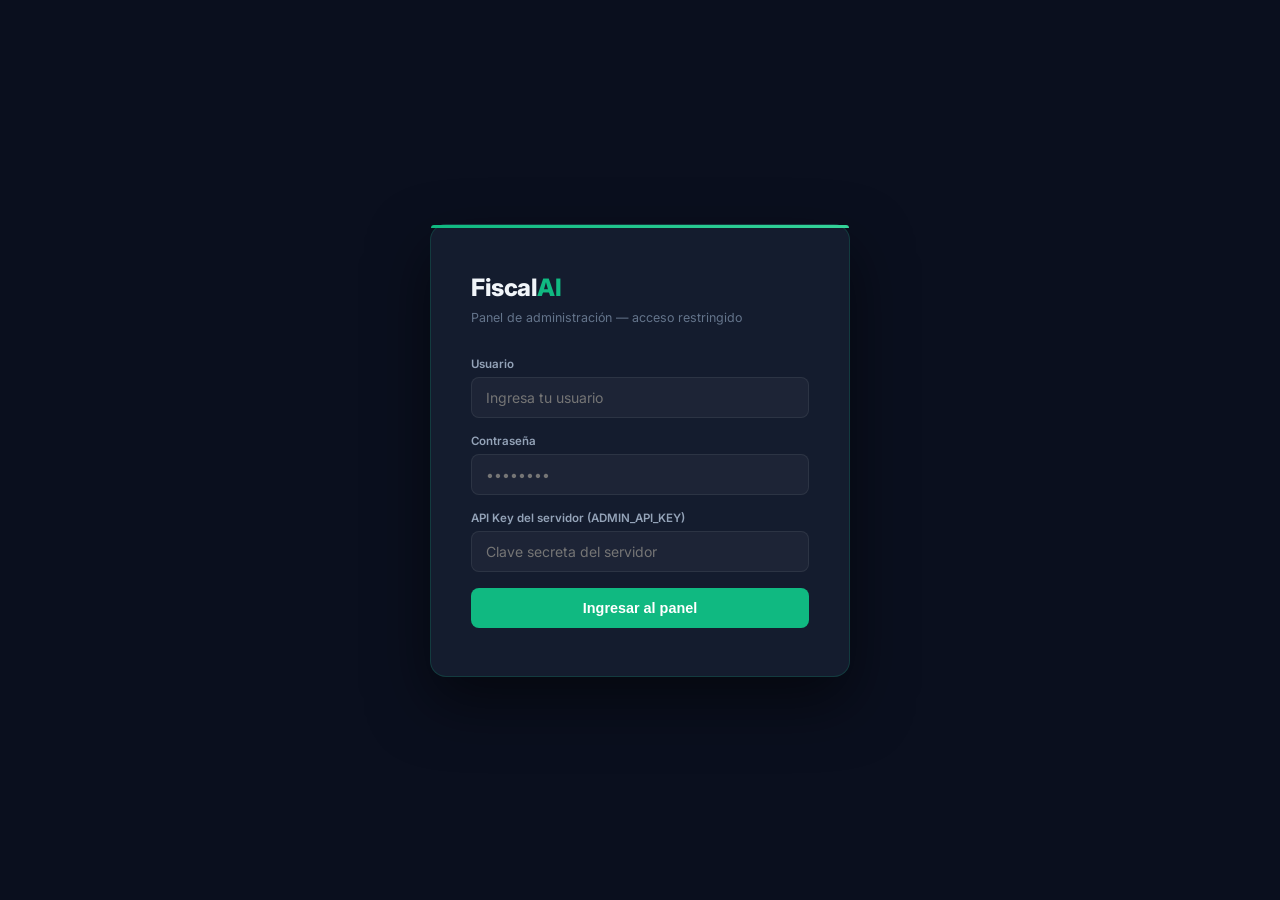
<file: static/pages/admin.html>
<!DOCTYPE html>
<html lang="es">
<head>
    <meta charset="UTF-8">
    <meta name="viewport" content="width=device-width, initial-scale=1.0">
    <title>FiscalAI — Admin CRM</title>
    <link rel="preconnect" href="https://fonts.googleapis.com">
    <link href="https://fonts.googleapis.com/css2?family=Inter:wght@400;500;600;700;800&display=swap" rel="stylesheet">
    <style>
        *, *::before, *::after { margin: 0; padding: 0; box-sizing: border-box; }

        :root {
            --bg:      #0a0f1e;
            --bg2:     #0f172a;
            --card:    #141c2e;
            --border:  rgba(255,255,255,0.07);
            --accent:  #10b981;
            --accent-l:#34d399;
            --glow:    rgba(16,185,129,0.12);
            --text:    #f1f5f9;
            --text2:   #94a3b8;
            --text3:   #64748b;
            --danger:  #ef4444;
            --warn:    #f59e0b;
            --info:    #3b82f6;
            --radius:  12px;
        }

        body { font-family:'Inter',sans-serif; background:var(--bg); color:var(--text); min-height:100vh; }

        /* ── LOGIN ─────────────────────────────────────────────────────── */
        #loginScreen { min-height:100vh; display:flex; align-items:center; justify-content:center; padding:24px; }

        .login-card {
            background:var(--card); border:1px solid rgba(16,185,129,0.2);
            border-radius:16px; padding:48px 40px; max-width:420px; width:100%;
            box-shadow:0 25px 60px rgba(0,0,0,0.5); position:relative;
        }
        .login-card::before {
            content:''; position:absolute; top:0; left:0; right:0; height:3px;
            background:linear-gradient(90deg,var(--accent),var(--accent-l)); border-radius:3px 3px 0 0;
        }
        .login-logo { font-size:1.5rem; font-weight:800; margin-bottom:8px; letter-spacing:-0.02em; }
        .login-logo span { color:var(--accent); }
        .login-sub { font-size:0.78rem; color:var(--text3); margin-bottom:32px; }
        .login-field { margin-bottom:16px; }
        .login-field label { display:block; font-size:0.72rem; font-weight:600; color:var(--text2); margin-bottom:6px; }
        .login-field input {
            width:100%; padding:11px 14px; background:rgba(255,255,255,0.04);
            border:1px solid var(--border); border-radius:8px; color:var(--text);
            font-family:'Inter',sans-serif; font-size:0.875rem; outline:none;
            transition:border-color 0.2s, box-shadow 0.2s;
        }
        .login-field input:focus { border-color:var(--accent); box-shadow:0 0 0 3px rgba(16,185,129,0.1); }
        .login-error { font-size:0.78rem; color:var(--danger); margin-bottom:16px; display:none; padding:10px 12px; background:rgba(239,68,68,0.1); border-radius:6px; }
        .login-error.show { display:block; }
        .login-btn {
            width:100%; padding:12px; background:var(--accent); color:#fff; border:none;
            border-radius:8px; font-weight:700; font-size:0.9rem; cursor:pointer; transition:background 0.2s;
        }
        .login-btn:hover { background:var(--accent-l); }

        /* ── APP SHELL ──────────────────────────────────────────────────── */
        #appShell { display:none; min-height:100vh; flex-direction:column; }

        .app-header {
            background:var(--bg2); border-bottom:1px solid var(--border);
            display:flex; align-items:center; height:56px; padding:0 24px; gap:16px;
            position:sticky; top:0; z-index:200;
        }
        .app-logo { font-size:1.1rem; font-weight:800; letter-spacing:-0.02em; white-space:nowrap; }
        .app-logo span { color:var(--accent); }
        .app-badge {
            font-size:0.6rem; font-weight:700; text-transform:uppercase; letter-spacing:0.1em;
            padding:2px 8px; background:var(--glow); border:1px solid rgba(16,185,129,0.2);
            border-radius:100px; color:var(--accent-l);
        }

        /* ── TAB NAV ────────────────────────────────────────────────────── */
        .tab-nav { display:flex; gap:2px; flex:1; }
        .tab-btn {
            padding:7px 16px; border:none; background:transparent; color:var(--text3);
            font-family:'Inter',sans-serif; font-size:0.82rem; font-weight:600; cursor:pointer;
            border-radius:7px; transition:all 0.15s; white-space:nowrap;
        }
        .tab-btn:hover { background:rgba(255,255,255,0.05); color:var(--text2); }
        .tab-btn.active { background:var(--glow); color:var(--accent); }
        .header-right { display:flex; gap:8px; align-items:center; margin-left:auto; }

        .btn-sm {
            padding:6px 14px; border-radius:7px; font-size:0.78rem; font-weight:600;
            cursor:pointer; border:1px solid var(--border); font-family:'Inter',sans-serif; transition:all 0.15s;
        }
        .btn-refresh { background:rgba(255,255,255,0.04); color:var(--text2); }
        .btn-refresh:hover { border-color:var(--accent); color:var(--accent); }
        .btn-logout { background:rgba(239,68,68,0.08); border-color:rgba(239,68,68,0.2); color:var(--danger); }
        .btn-logout:hover { background:rgba(239,68,68,0.15); }

        /* ── TAB PANELS ─────────────────────────────────────────────────── */
        .tab-panel { display:none; padding:32px 32px 64px; max-width:1400px; margin:0 auto; width:100%; }
        .tab-panel.active { display:block; }

        .panel-header { display:flex; align-items:center; justify-content:space-between; margin-bottom:24px; }
        .panel-title { font-size:1.1rem; font-weight:800; letter-spacing:-0.02em; }
        .panel-sub { font-size:0.78rem; color:var(--text3); margin-top:2px; }

        .btn-primary {
            padding:8px 18px; background:var(--accent); color:#fff; border:none;
            border-radius:8px; font-weight:700; font-size:0.82rem; cursor:pointer;
            font-family:'Inter',sans-serif; transition:background 0.15s;
        }
        .btn-primary:hover { background:var(--accent-l); }

        .error-banner {
            background:rgba(239,68,68,0.1); border:1px solid rgba(239,68,68,0.2);
            border-radius:8px; padding:12px 16px; color:var(--danger); font-size:0.82rem;
            margin-bottom:16px; display:none;
        }
        .error-banner.show { display:block; }

        /* ── KPI GRID ───────────────────────────────────────────────────── */
        .kpi-grid { display:grid; grid-template-columns:repeat(4,1fr); gap:14px; margin-bottom:32px; }

        @media(max-width:900px) { .kpi-grid { grid-template-columns:repeat(2,1fr); } }
        @media(max-width:500px) { .kpi-grid { grid-template-columns:1fr; } }

        .kpi-card {
            background:var(--card); border:1px solid var(--border); border-radius:var(--radius);
            padding:20px 22px; position:relative; overflow:hidden;
        }
        .kpi-card::before {
            content:''; position:absolute; top:0; left:0; right:0; height:2px;
            background:linear-gradient(90deg,var(--accent),transparent);
        }
        .kpi-label { font-size:0.68rem; font-weight:700; color:var(--text3); text-transform:uppercase; letter-spacing:0.07em; margin-bottom:8px; }
        .kpi-value { font-size:2rem; font-weight:900; color:var(--accent); letter-spacing:-0.03em; line-height:1; }
        .kpi-sub { font-size:0.72rem; color:var(--text3); margin-top:4px; }

        /* ── FUNNEL ─────────────────────────────────────────────────────── */
        .section-box {
            background:var(--card); border:1px solid var(--border); border-radius:var(--radius);
            padding:24px; margin-bottom:28px;
        }
        .section-box-title { font-size:0.85rem; font-weight:700; margin-bottom:18px; display:flex; align-items:center; gap:8px; }
        .section-box-title .dot { width:7px; height:7px; border-radius:50%; background:var(--accent); flex-shrink:0; }

        .funnel-row { display:flex; align-items:center; gap:12px; margin-bottom:10px; }
        .funnel-label { font-size:0.76rem; font-weight:600; width:110px; flex-shrink:0; color:var(--text2); }
        .funnel-bar-wrap { flex:1; background:rgba(255,255,255,0.04); border-radius:4px; height:20px; overflow:hidden; }
        .funnel-bar { height:100%; border-radius:4px; transition:width 0.5s ease; }
        .funnel-count { font-size:0.76rem; font-weight:700; color:var(--text2); width:32px; text-align:right; }

        /* ── TABLE ──────────────────────────────────────────────────────── */
        .table-wrap {
            background:var(--card); border:1px solid var(--border); border-radius:var(--radius);
            overflow-x:auto; margin-bottom:28px;
        }
        .table-wrap-header {
            display:flex; align-items:center; justify-content:space-between;
            padding:14px 18px; border-bottom:1px solid var(--border);
        }
        .table-wrap-title { font-size:0.82rem; font-weight:700; display:flex; align-items:center; gap:8px; }
        .count-badge {
            font-size:0.68rem; background:rgba(255,255,255,0.06); border:1px solid var(--border);
            border-radius:100px; padding:1px 9px; color:var(--text3);
        }

        table { width:100%; border-collapse:collapse; font-size:0.8rem; }
        th {
            padding:10px 14px; text-align:left; background:rgba(255,255,255,0.02);
            color:var(--text3); font-size:0.66rem; font-weight:700; text-transform:uppercase;
            letter-spacing:0.08em; border-bottom:1px solid var(--border); white-space:nowrap;
        }
        td {
            padding:11px 14px; border-bottom:1px solid rgba(255,255,255,0.03);
            color:var(--text2); vertical-align:middle;
        }
        tr:last-child td { border-bottom:none; }
        tr:hover td { background:rgba(255,255,255,0.01); }
        td.email { color:var(--accent-l); font-family:'SF Mono','Fira Code',monospace; font-size:0.74rem; }
        td.ts { color:var(--text3); font-family:'SF Mono','Fira Code',monospace; font-size:0.7rem; white-space:nowrap; }
        td.nowrap { white-space:nowrap; }

        .loading-row td, .empty-row td {
            text-align:center; color:var(--text3); font-style:italic; padding:32px;
        }

        /* ── BADGES ─────────────────────────────────────────────────────── */
        .badge {
            display:inline-block; padding:2px 9px; border-radius:100px;
            font-size:0.65rem; font-weight:700; letter-spacing:0.03em; white-space:nowrap;
        }
        .badge-nuevo     { background:rgba(100,116,139,0.2);  color:#94a3b8; border:1px solid rgba(100,116,139,0.3); }
        .badge-contactado{ background:rgba(59,130,246,0.15);  color:#93c5fd; border:1px solid rgba(59,130,246,0.25); }
        .badge-negociacion{ background:rgba(245,158,11,0.15); color:#fcd34d; border:1px solid rgba(245,158,11,0.25); }
        .badge-cliente   { background:rgba(16,185,129,0.15);  color:#6ee7b7; border:1px solid rgba(16,185,129,0.25); }
        .badge-perdido   { background:rgba(239,68,68,0.15);   color:#fca5a5; border:1px solid rgba(239,68,68,0.25); }
        .badge-activo    { background:rgba(16,185,129,0.15);  color:#6ee7b7; border:1px solid rgba(16,185,129,0.25); }
        .badge-pausado   { background:rgba(245,158,11,0.15);  color:#fcd34d; border:1px solid rgba(245,158,11,0.25); }
        .badge-cancelado { background:rgba(239,68,68,0.15);   color:#fca5a5; border:1px solid rgba(239,68,68,0.25); }
        .badge-renovado  { background:rgba(59,130,246,0.15);  color:#93c5fd; border:1px solid rgba(59,130,246,0.25); }
        .badge-demo      { background:rgba(139,92,246,0.15);  color:#c4b5fd; border:1px solid rgba(139,92,246,0.25); }
        .badge-hero      { background:rgba(59,130,246,0.15);  color:#93c5fd; border:1px solid rgba(59,130,246,0.25); }
        .badge-pricing   { background:rgba(16,185,129,0.15);  color:#6ee7b7; border:1px solid rgba(16,185,129,0.25); }
        .badge-contact   { background:rgba(245,158,11,0.15);  color:#fcd34d; border:1px solid rgba(245,158,11,0.25); }
        .badge-abierto   { background:rgba(59,130,246,0.15);  color:#93c5fd; border:1px solid rgba(59,130,246,0.25); }
        .badge-en_progreso{ background:rgba(245,158,11,0.15); color:#fcd34d; border:1px solid rgba(245,158,11,0.25); }
        .badge-resuelto  { background:rgba(16,185,129,0.15);  color:#6ee7b7; border:1px solid rgba(16,185,129,0.25); }
        .badge-cerrado   { background:rgba(100,116,139,0.2);  color:#94a3b8; border:1px solid rgba(100,116,139,0.3); }
        .badge-alta      { background:rgba(239,68,68,0.15);   color:#fca5a5; border:1px solid rgba(239,68,68,0.25); }
        .badge-media     { background:rgba(245,158,11,0.15);  color:#fcd34d; border:1px solid rgba(245,158,11,0.25); }
        .badge-baja      { background:rgba(59,130,246,0.15);  color:#93c5fd; border:1px solid rgba(59,130,246,0.25); }
        .badge-sent      { background:rgba(16,185,129,0.15);  color:#6ee7b7; border:1px solid rgba(16,185,129,0.25); }
        .badge-failed    { background:rgba(239,68,68,0.15);   color:#fca5a5; border:1px solid rgba(239,68,68,0.25); }

        /* ── STAGE SELECT ───────────────────────────────────────────────── */
        .stage-select {
            padding:3px 8px; border-radius:6px; border:1px solid var(--border);
            background:rgba(255,255,255,0.05); color:var(--text2); font-size:0.76rem;
            font-family:'Inter',sans-serif; cursor:pointer; outline:none;
        }
        .stage-select:focus { border-color:var(--accent); }

        /* ── ACTION BUTTONS ─────────────────────────────────────────────── */
        .btn-icon {
            padding:4px 10px; border-radius:6px; font-size:0.72rem; font-weight:600;
            cursor:pointer; border:1px solid var(--border); background:rgba(255,255,255,0.04);
            color:var(--text2); font-family:'Inter',sans-serif; transition:all 0.15s; white-space:nowrap;
        }
        .btn-icon:hover { border-color:var(--accent); color:var(--accent); }
        .btn-icon.danger:hover { border-color:var(--danger); color:var(--danger); }
        .btn-icon.info:hover { border-color:var(--info); color:#93c5fd; }
        .actions-cell { display:flex; gap:6px; flex-wrap:wrap; }

        /* ── FILTER BAR ─────────────────────────────────────────────────── */
        .filter-bar { display:flex; gap:6px; margin-bottom:18px; flex-wrap:wrap; align-items:center; }
        .filter-btn {
            padding:5px 14px; border-radius:100px; font-size:0.76rem; font-weight:600;
            cursor:pointer; border:1px solid var(--border); background:transparent; color:var(--text3);
            font-family:'Inter',sans-serif; transition:all 0.15s;
        }
        .filter-btn:hover { border-color:var(--text2); color:var(--text2); }
        .filter-btn.active { border-color:var(--accent); background:var(--glow); color:var(--accent); }
        .filter-search {
            margin-left:auto; padding:5px 12px; border-radius:7px; border:1px solid var(--border);
            background:rgba(255,255,255,0.04); color:var(--text); font-size:0.8rem;
            font-family:'Inter',sans-serif; outline:none; width:220px;
        }
        .filter-search:focus { border-color:var(--accent); }

        /* ── MODALS ─────────────────────────────────────────────────────── */
        .modal-overlay {
            display:none; position:fixed; inset:0; background:rgba(0,0,0,0.7); z-index:1000;
            align-items:center; justify-content:center; padding:24px;
        }
        .modal-overlay.open { display:flex; }
        .modal {
            background:var(--card); border:1px solid var(--border); border-radius:16px;
            padding:32px; max-width:560px; width:100%; max-height:90vh; overflow-y:auto;
            box-shadow:0 40px 80px rgba(0,0,0,0.6); position:relative;
        }
        .modal-title { font-size:1rem; font-weight:800; margin-bottom:4px; }
        .modal-sub { font-size:0.76rem; color:var(--text3); margin-bottom:24px; }
        .modal-close {
            position:absolute; top:16px; right:16px; background:transparent; border:none;
            color:var(--text3); font-size:1.2rem; cursor:pointer; line-height:1; padding:4px;
        }
        .modal-close:hover { color:var(--text); }

        .form-row { display:grid; grid-template-columns:1fr 1fr; gap:12px; margin-bottom:14px; }
        .form-row.single { grid-template-columns:1fr; }
        .form-group { display:flex; flex-direction:column; gap:5px; }
        .form-group label { font-size:0.72rem; font-weight:600; color:var(--text2); }
        .form-group input, .form-group select, .form-group textarea {
            padding:9px 12px; background:rgba(255,255,255,0.04); border:1px solid var(--border);
            border-radius:8px; color:var(--text); font-family:'Inter',sans-serif; font-size:0.84rem; outline:none;
            transition:border-color 0.2s;
        }
        .form-group input:focus, .form-group select:focus, .form-group textarea:focus { border-color:var(--accent); }
        .form-group select option { background:var(--card); }
        .form-group textarea { min-height:100px; resize:vertical; }
        .modal-actions { display:flex; gap:10px; justify-content:flex-end; margin-top:20px; }
        .btn-cancel {
            padding:9px 20px; border-radius:8px; border:1px solid var(--border); background:transparent;
            color:var(--text2); font-family:'Inter',sans-serif; font-size:0.84rem; font-weight:600; cursor:pointer;
        }
        .btn-cancel:hover { border-color:var(--text2); }
        .modal-error { font-size:0.76rem; color:var(--danger); display:none; padding:8px 12px; background:rgba(239,68,68,0.1); border-radius:6px; margin-bottom:14px; }
        .modal-error.show { display:block; }
        .modal-success { font-size:0.76rem; color:var(--accent); display:none; padding:8px 12px; background:rgba(16,185,129,0.1); border-radius:6px; margin-bottom:14px; }
        .modal-success.show { display:block; }

        /* ── APP SHELL hidden until login ──────────────────────────────── */
        #appShell { display:none; }

        /* ── RESPONSIVE ─────────────────────────────────────────────────── */
        @media(max-width:768px) {
            .tab-panel { padding:20px 16px 48px; }
            .app-header { padding:0 16px; gap:8px; }
            .tab-btn { padding:6px 10px; font-size:0.74rem; }
            .form-row { grid-template-columns:1fr; }
        }
    </style>
</head>
<body>

<!-- ── LOGIN ──────────────────────────────────────────────────────────────── -->
<div id="loginScreen">
    <div class="login-card">
        <div class="login-logo">Fiscal<span>AI</span></div>
        <div class="login-sub">Panel de administración — acceso restringido</div>
        <form id="loginForm" novalidate>
            <div class="login-field">
                <label>Usuario</label>
                <input type="text" id="loginUser" placeholder="Ingresa tu usuario" autocomplete="username">
            </div>
            <div class="login-field">
                <label>Contraseña</label>
                <input type="password" id="loginPass" placeholder="••••••••" autocomplete="current-password">
            </div>
            <div class="login-field">
                <label>API Key del servidor (ADMIN_API_KEY)</label>
                <input type="password" id="loginKey" placeholder="Clave secreta del servidor">
            </div>
            <div class="login-error" id="loginError">Usuario, contraseña o API Key incorrectos.</div>
            <button type="submit" class="login-btn">Ingresar al panel</button>
        </form>
    </div>
</div>

<!-- ── APP SHELL ───────────────────────────────────────────────────────────── -->
<div id="appShell">
    <header class="app-header">
        <div class="app-logo">Fiscal<span>AI</span></div>
        <div class="app-badge">Admin CRM</div>
        <nav class="tab-nav">
            <button class="tab-btn active" data-tab="dashboard">Resumen</button>
            <button class="tab-btn" data-tab="pipeline">Pipeline</button>
            <button class="tab-btn" data-tab="clients">Clientes</button>
            <button class="tab-btn" data-tab="finances">Finanzas</button>
            <button class="tab-btn" data-tab="emails">Correos</button>
        </nav>
        <div class="header-right">
            <button class="btn-sm btn-refresh" id="btnRefresh">↻ Actualizar</button>
            <button class="btn-sm btn-logout" onclick="logout()">Salir</button>
        </div>
    </header>

    <!-- RESUMEN -->
    <div id="tab-dashboard" class="tab-panel active">
        <div class="panel-header">
            <div>
                <div class="panel-title">Resumen General</div>
                <div class="panel-sub" id="dashTs">Cargando...</div>
            </div>
        </div>
        <div class="error-banner" id="errDash"></div>
        <div class="kpi-grid">
            <div class="kpi-card"><div class="kpi-label">Total Leads</div><div class="kpi-value" id="kpiLeads">—</div><div class="kpi-sub">Todos los formularios</div></div>
            <div class="kpi-card"><div class="kpi-label">Clientes Activos</div><div class="kpi-value" id="kpiClients">—</div><div class="kpi-sub">Con cuenta abierta</div></div>
            <div class="kpi-card"><div class="kpi-label">MRR</div><div class="kpi-value" id="kpiMrr">—</div><div class="kpi-sub" id="kpiArr">ARR: —</div></div>
            <div class="kpi-card"><div class="kpi-label">Conversión</div><div class="kpi-value" id="kpiConv">—</div><div class="kpi-sub">Leads → Clientes</div></div>
            <div class="kpi-card"><div class="kpi-label">En Negociación</div><div class="kpi-value" id="kpiNeg">—</div><div class="kpi-sub">Stage: negociacion</div></div>
            <div class="kpi-card"><div class="kpi-label">Tasa Renovación</div><div class="kpi-value" id="kpiRen">—</div><div class="kpi-sub">Suscripciones renovadas</div></div>
            <div class="kpi-card"><div class="kpi-label">Suscripciones</div><div class="kpi-value" id="kpiSubs">—</div><div class="kpi-sub" id="kpiSubsTotal">De un total de —</div></div>
            <div class="kpi-card"><div class="kpi-label">ARR Anual</div><div class="kpi-value" id="kpiArr2">—</div><div class="kpi-sub">MRR × 12</div></div>
        </div>
        <div class="section-box">
            <div class="section-box-title"><span class="dot"></span>Pipeline de Leads</div>
            <div id="funnelContainer">
                <div style="color:var(--text3);font-size:0.82rem;">Cargando pipeline...</div>
            </div>
        </div>
        <div class="section-box">
            <div class="section-box-title"><span class="dot"></span>Últimos Leads (10 más recientes)</div>
            <div id="recentLeadsContainer" style="overflow-x:auto;">
                <div style="color:var(--text3);font-size:0.82rem;">Cargando...</div>
            </div>
        </div>
    </div>

    <!-- PIPELINE -->
    <div id="tab-pipeline" class="tab-panel">
        <div class="panel-header">
            <div>
                <div class="panel-title">Pipeline CRM</div>
                <div class="panel-sub">Todos los leads de todos los formularios</div>
            </div>
        </div>
        <div class="error-banner" id="errPipeline"></div>
        <div class="filter-bar">
            <button class="filter-btn active" data-stage="all" onclick="setStageFilter('all',this)">Todos</button>
            <button class="filter-btn" data-stage="nuevo" onclick="setStageFilter('nuevo',this)">Nuevos</button>
            <button class="filter-btn" data-stage="contactado" onclick="setStageFilter('contactado',this)">Contactados</button>
            <button class="filter-btn" data-stage="negociacion" onclick="setStageFilter('negociacion',this)">En Negociación</button>
            <button class="filter-btn" data-stage="cliente" onclick="setStageFilter('cliente',this)">Convertidos</button>
            <button class="filter-btn" data-stage="perdido" onclick="setStageFilter('perdido',this)">Perdidos</button>
            <input class="filter-search" id="pipelineSearch" placeholder="Buscar nombre, email..." oninput="renderPipeline()">
        </div>
        <div class="table-wrap">
            <div class="table-wrap-header">
                <div class="table-wrap-title">Leads <span class="count-badge" id="pipelineCount">0</span></div>
            </div>
            <table>
                <thead>
                    <tr>
                        <th>Fuente</th>
                        <th>Nombre</th>
                        <th>Email</th>
                        <th>Empresa</th>
                        <th>Etapa</th>
                        <th>Notas</th>
                        <th>Acciones</th>
                        <th>Fecha</th>
                    </tr>
                </thead>
                <tbody id="pipelineBody">
                    <tr class="loading-row"><td colspan="8">Cargando leads...</td></tr>
                </tbody>
            </table>
        </div>
    </div>

    <!-- CLIENTES -->
    <div id="tab-clients" class="tab-panel">
        <div class="panel-header">
            <div>
                <div class="panel-title">Clientes Activos</div>
                <div class="panel-sub">Clientes convertidos desde el pipeline</div>
            </div>
            <button class="btn-primary" onclick="openClientModal()">+ Nuevo Cliente</button>
        </div>
        <div class="error-banner" id="errClients"></div>
        <div class="table-wrap">
            <div class="table-wrap-header">
                <div class="table-wrap-title">Clientes <span class="count-badge" id="clientsCount">0</span></div>
            </div>
            <table>
                <thead>
                    <tr>
                        <th>#</th>
                        <th>Nombre</th>
                        <th>Email</th>
                        <th>Empresa</th>
                        <th>Plan</th>
                        <th>Estado</th>
                        <th>Notas</th>
                        <th>Acciones</th>
                        <th>Desde</th>
                    </tr>
                </thead>
                <tbody id="clientsBody">
                    <tr class="loading-row"><td colspan="9">Cargando clientes...</td></tr>
                </tbody>
            </table>
        </div>
    </div>

    <!-- FINANZAS -->
    <div id="tab-finances" class="tab-panel">
        <div class="panel-header">
            <div>
                <div class="panel-title">Finanzas & Requerimientos</div>
                <div class="panel-sub">Historial de suscripciones y solicitudes de clientes</div>
            </div>
            <div style="display:flex;gap:8px;">
                <button class="btn-primary" style="background:var(--info)" onclick="openSubModal()">+ Suscripción</button>
                <button class="btn-primary" onclick="openReqModal()">+ Requerimiento</button>
            </div>
        </div>
        <div class="error-banner" id="errFinances"></div>
        <div class="table-wrap">
            <div class="table-wrap-header">
                <div class="table-wrap-title">Suscripciones <span class="count-badge" id="subsCount">0</span></div>
            </div>
            <table>
                <thead>
                    <tr>
                        <th>#</th>
                        <th>Cliente</th>
                        <th>Plan</th>
                        <th>Monto COP</th>
                        <th>Inicio</th>
                        <th>Fin</th>
                        <th>Estado</th>
                        <th>Acciones</th>
                    </tr>
                </thead>
                <tbody id="subsBody">
                    <tr class="loading-row"><td colspan="8">Cargando suscripciones...</td></tr>
                </tbody>
            </table>
        </div>
        <div class="table-wrap">
            <div class="table-wrap-header">
                <div class="table-wrap-title">Requerimientos <span class="count-badge" id="reqsCount">0</span></div>
            </div>
            <table>
                <thead>
                    <tr>
                        <th>#</th>
                        <th>Cliente</th>
                        <th>Título</th>
                        <th>Prioridad</th>
                        <th>Estado</th>
                        <th>Fecha</th>
                        <th>Acciones</th>
                    </tr>
                </thead>
                <tbody id="reqsBody">
                    <tr class="loading-row"><td colspan="7">Cargando requerimientos...</td></tr>
                </tbody>
            </table>
        </div>
    </div>

    <!-- CORREOS -->
    <div id="tab-emails" class="tab-panel">
        <div class="panel-header">
            <div>
                <div class="panel-title">Historial de Correos</div>
                <div class="panel-sub">Correos enviados desde el panel</div>
            </div>
            <button class="btn-primary" onclick="openEmailModal(null,null,null,null)">✉ Redactar</button>
        </div>
        <div class="error-banner" id="errEmails"></div>
        <div class="table-wrap">
            <div class="table-wrap-header">
                <div class="table-wrap-title">Enviados <span class="count-badge" id="emailsCount">0</span></div>
            </div>
            <table>
                <thead>
                    <tr>
                        <th>Para</th>
                        <th>Asunto</th>
                        <th>Estado</th>
                        <th>Error</th>
                        <th>Referencia</th>
                        <th>Fecha</th>
                    </tr>
                </thead>
                <tbody id="emailsBody">
                    <tr class="loading-row"><td colspan="6">Cargando correos...</td></tr>
                </tbody>
            </table>
        </div>
    </div>
</div>

<!-- ── MODAL: COMPOSE EMAIL ─────────────────────────────────────────────────── -->
<div class="modal-overlay" id="modalEmail">
    <div class="modal">
        <button class="modal-close" onclick="closeModal('modalEmail')">✕</button>
        <div class="modal-title">Enviar Correo</div>
        <div class="modal-sub">El mensaje se enviará via Resend desde el servidor.</div>
        <div class="modal-error" id="emailErr"></div>
        <div class="modal-success" id="emailOk">Correo enviado correctamente.</div>
        <div class="form-row">
            <div class="form-group">
                <label>Para (email)</label>
                <input type="email" id="emailTo" placeholder="destinatario@ejemplo.com">
            </div>
            <div class="form-group">
                <label>Nombre destinatario</label>
                <input type="text" id="emailToName" placeholder="Juan Pérez">
            </div>
        </div>
        <div class="form-row single">
            <div class="form-group">
                <label>Asunto</label>
                <input type="text" id="emailSubject" placeholder="Asunto del correo">
            </div>
        </div>
        <div class="form-row single">
            <div class="form-group">
                <label>Mensaje</label>
                <textarea id="emailBody" placeholder="Escribe tu mensaje aquí..."></textarea>
            </div>
        </div>
        <input type="hidden" id="emailLeadType">
        <input type="hidden" id="emailLeadId">
        <input type="hidden" id="emailClientId">
        <div class="modal-actions">
            <button class="btn-cancel" onclick="closeModal('modalEmail')">Cancelar</button>
            <button class="btn-primary" id="emailSendBtn" onclick="sendEmail()">Enviar Correo</button>
        </div>
    </div>
</div>

<!-- ── MODAL: NOTAS DE LEAD ────────────────────────────────────────────────── -->
<div class="modal-overlay" id="modalNotes">
    <div class="modal">
        <button class="modal-close" onclick="closeModal('modalNotes')">✕</button>
        <div class="modal-title">Notas del Lead</div>
        <div class="modal-sub" id="notesModalSub">Editar notas y etapa del seguimiento.</div>
        <div class="modal-error" id="notesErr"></div>
        <div class="form-row">
            <div class="form-group">
                <label>Etapa actual</label>
                <select id="notesStage">
                    <option value="nuevo">Nuevo</option>
                    <option value="contactado">Contactado</option>
                    <option value="negociacion">En Negociación</option>
                    <option value="cliente">Cliente</option>
                    <option value="perdido">Perdido</option>
                </select>
            </div>
        </div>
        <div class="form-row single">
            <div class="form-group">
                <label>Notas internas</label>
                <textarea id="notesText" placeholder="Agrega notas sobre el seguimiento..."></textarea>
            </div>
        </div>
        <input type="hidden" id="notesLeadType">
        <input type="hidden" id="notesLeadId">
        <div class="modal-actions">
            <button class="btn-cancel" onclick="closeModal('modalNotes')">Cancelar</button>
            <button class="btn-primary" onclick="saveNotes()">Guardar</button>
        </div>
    </div>
</div>

<!-- ── MODAL: CLIENTE ─────────────────────────────────────────────────────── -->
<div class="modal-overlay" id="modalClient">
    <div class="modal">
        <button class="modal-close" onclick="closeModal('modalClient')">✕</button>
        <div class="modal-title" id="clientModalTitle">Nuevo Cliente</div>
        <div class="modal-sub">Completa los datos del cliente.</div>
        <div class="modal-error" id="clientErr"></div>
        <div class="form-row">
            <div class="form-group">
                <label>Nombre *</label>
                <input type="text" id="clientNombre" placeholder="Nombre completo">
            </div>
            <div class="form-group">
                <label>Email *</label>
                <input type="email" id="clientEmail" placeholder="email@empresa.com">
            </div>
        </div>
        <div class="form-row">
            <div class="form-group">
                <label>Empresa</label>
                <input type="text" id="clientEmpresa" placeholder="Nombre de la empresa">
            </div>
            <div class="form-group">
                <label>Teléfono</label>
                <input type="text" id="clientTelefono" placeholder="+57 300...">
            </div>
        </div>
        <div class="form-row">
            <div class="form-group">
                <label>Plan</label>
                <select id="clientPlan">
                    <option value="">— Sin plan —</option>
                    <option value="Freemium">Freemium</option>
                    <option value="PYME Pro">PYME Pro</option>
                    <option value="Enterprise">Enterprise</option>
                </select>
            </div>
            <div class="form-group">
                <label>Estado</label>
                <select id="clientStatus">
                    <option value="activo">Activo</option>
                    <option value="pausado">Pausado</option>
                    <option value="cancelado">Cancelado</option>
                </select>
            </div>
        </div>
        <div class="form-row single">
            <div class="form-group">
                <label>Notas</label>
                <textarea id="clientNotes" placeholder="Notas internas..." style="min-height:70px;"></textarea>
            </div>
        </div>
        <input type="hidden" id="clientEditId">
        <div class="modal-actions">
            <button class="btn-cancel" onclick="closeModal('modalClient')">Cancelar</button>
            <button class="btn-primary" onclick="saveClient()">Guardar Cliente</button>
        </div>
    </div>
</div>

<!-- ── MODAL: SUSCRIPCIÓN ─────────────────────────────────────────────────── -->
<div class="modal-overlay" id="modalSub">
    <div class="modal">
        <button class="modal-close" onclick="closeModal('modalSub')">✕</button>
        <div class="modal-title">Nueva Suscripción</div>
        <div class="modal-sub">Registra una suscripción o renovación de cliente.</div>
        <div class="modal-error" id="subErr"></div>
        <div class="form-row">
            <div class="form-group">
                <label>Cliente *</label>
                <select id="subClientId"></select>
            </div>
            <div class="form-group">
                <label>Plan *</label>
                <select id="subPlan">
                    <option value="Freemium">Freemium</option>
                    <option value="PYME Pro">PYME Pro</option>
                    <option value="Enterprise">Enterprise</option>
                </select>
            </div>
        </div>
        <div class="form-row">
            <div class="form-group">
                <label>Monto mensual (COP)</label>
                <input type="number" id="subAmount" placeholder="Ej: 150000">
            </div>
            <div class="form-group">
                <label>Estado</label>
                <select id="subStatus">
                    <option value="activo">Activo</option>
                    <option value="renovado">Renovado</option>
                    <option value="cancelado">Cancelado</option>
                </select>
            </div>
        </div>
        <div class="form-row">
            <div class="form-group">
                <label>Fecha inicio</label>
                <input type="date" id="subStart">
            </div>
            <div class="form-group">
                <label>Fecha fin</label>
                <input type="date" id="subEnd">
            </div>
        </div>
        <div class="form-row single">
            <div class="form-group">
                <label>Notas</label>
                <textarea id="subNotes" placeholder="Notas de la suscripción..." style="min-height:70px;"></textarea>
            </div>
        </div>
        <div class="modal-actions">
            <button class="btn-cancel" onclick="closeModal('modalSub')">Cancelar</button>
            <button class="btn-primary" onclick="saveSubscription()">Guardar</button>
        </div>
    </div>
</div>

<!-- ── MODAL: REQUERIMIENTO ───────────────────────────────────────────────── -->
<div class="modal-overlay" id="modalReq">
    <div class="modal">
        <button class="modal-close" onclick="closeModal('modalReq')">✕</button>
        <div class="modal-title">Nuevo Requerimiento</div>
        <div class="modal-sub">Registra una solicitud o requerimiento de cliente.</div>
        <div class="modal-error" id="reqErr"></div>
        <div class="form-row">
            <div class="form-group">
                <label>Cliente *</label>
                <select id="reqClientId"></select>
            </div>
            <div class="form-group">
                <label>Prioridad</label>
                <select id="reqPrioridad">
                    <option value="alta">Alta</option>
                    <option value="media" selected>Media</option>
                    <option value="baja">Baja</option>
                </select>
            </div>
        </div>
        <div class="form-row single">
            <div class="form-group">
                <label>Título *</label>
                <input type="text" id="reqTitulo" placeholder="Título del requerimiento">
            </div>
        </div>
        <div class="form-row single">
            <div class="form-group">
                <label>Descripción</label>
                <textarea id="reqDesc" placeholder="Detalle del requerimiento..."></textarea>
            </div>
        </div>
        <div class="modal-actions">
            <button class="btn-cancel" onclick="closeModal('modalReq')">Cancelar</button>
            <button class="btn-primary" onclick="saveRequirement()">Guardar</button>
        </div>
    </div>
</div>

<script>
(function() {
    // ── CONFIG ──────────────────────────────────────────────────────────────
    var ADMIN_USER = 'fiscal_admin';
    var ADMIN_PASS = 'Fiscal@2026!';
    var API_BASE   = window.FISCALAI_API_BASE || 'https://fiscalai.fly.dev';

    var sessionKey = null;
    var currentTab = 'dashboard';
    var stageFilter = 'all';

    // State cache
    var allLeads    = [];
    var allClients  = [];
    var allSubs     = [];
    var allReqs     = [];

    // ── LOGIN ───────────────────────────────────────────────────────────────
    var saved = sessionStorage.getItem('fa_admin_key');
    if (saved) { sessionKey = saved; showApp(); }

    document.getElementById('loginForm').addEventListener('submit', function(e) {
        e.preventDefault();
        var user = document.getElementById('loginUser').value.trim();
        var pass = document.getElementById('loginPass').value;
        var key  = document.getElementById('loginKey').value.trim();
        var err  = document.getElementById('loginError');

        if (user !== ADMIN_USER || pass !== ADMIN_PASS || !key) {
            err.classList.add('show');
            return;
        }
        sessionKey = key;
        sessionStorage.setItem('fa_admin_key', key);
        err.classList.remove('show');
        showApp();
    });

    function showApp() {
        document.getElementById('loginScreen').style.display = 'none';
        document.getElementById('appShell').style.display = 'flex';
        document.getElementById('appShell').style.flexDirection = 'column';
        loadCurrentTab();
    }

    window.logout = function() {
        sessionStorage.removeItem('fa_admin_key');
        sessionKey = null;
        document.getElementById('appShell').style.display = 'none';
        document.getElementById('loginScreen').style.display = 'flex';
        ['loginUser','loginPass','loginKey'].forEach(function(id) { document.getElementById(id).value = ''; });
    };

    // ── TABS ────────────────────────────────────────────────────────────────
    document.querySelectorAll('.tab-btn').forEach(function(btn) {
        btn.addEventListener('click', function() {
            var tab = this.dataset.tab;
            document.querySelectorAll('.tab-btn').forEach(function(b) { b.classList.remove('active'); });
            document.querySelectorAll('.tab-panel').forEach(function(p) { p.classList.remove('active'); });
            this.classList.add('active');
            document.getElementById('tab-' + tab).classList.add('active');
            currentTab = tab;
            loadCurrentTab();
        });
    });

    document.getElementById('btnRefresh').addEventListener('click', loadCurrentTab);

    function loadCurrentTab() {
        if (currentTab === 'dashboard')  loadDashboard();
        else if (currentTab === 'pipeline') loadPipeline();
        else if (currentTab === 'clients')  loadClients();
        else if (currentTab === 'finances') loadFinances();
        else if (currentTab === 'emails')   loadEmails();
    }

    // ── API FETCH ───────────────────────────────────────────────────────────
    function apiFetch(path, opts) {
        var options = opts || {};
        options.headers = Object.assign({ 'X-Admin-Key': sessionKey, 'Content-Type': 'application/json' }, options.headers || {});
        return fetch(API_BASE + path, options).then(function(r) {
            if (r.status === 401 || r.status === 403) {
                logout();
                throw new Error('Sesión expirada. Vuelve a iniciar sesión.');
            }
            if (r.status === 503) {
                throw new Error('ADMIN_API_KEY no configurada en el servidor. Contacta al administrador.');
            }
            if (!r.ok) {
                return r.json().catch(function() { return {}; }).then(function(body) {
                    throw new Error(body.detail || ('Error HTTP ' + r.status));
                });
            }
            return r.json();
        });
    }

    // ── UTILS ───────────────────────────────────────────────────────────────
    function fmt(ts) {
        if (!ts) return '—';
        var d = new Date(ts);
        return d.toLocaleDateString('es-CO') + ' ' + d.toLocaleTimeString('es-CO', { hour:'2-digit', minute:'2-digit' });
    }

    function fmtDate(ts) {
        if (!ts) return '—';
        return new Date(ts).toLocaleDateString('es-CO');
    }

    function esc(str) {
        if (!str && str !== 0) return '—';
        var d = document.createElement('div');
        d.textContent = String(str);
        return d.innerHTML;
    }

    function cop(n) {
        if (!n && n !== 0) return '—';
        return '$' + Number(n).toLocaleString('es-CO');
    }

    function badge(cls, text) {
        return '<span class="badge badge-' + cls + '">' + esc(text) + '</span>';
    }

    function stageBadge(s) { return badge(s || 'nuevo', stageLabel(s)); }
    function stageLabel(s) {
        return { nuevo:'Nuevo', contactado:'Contactado', negociacion:'Negociación', cliente:'Cliente', perdido:'Perdido' }[s] || s || 'Nuevo';
    }

    function showErr(id, msg) {
        var el = document.getElementById(id);
        if (!el) return;
        el.textContent = msg;
        el.classList.add('show');
    }
    function clearErr(id) {
        var el = document.getElementById(id);
        if (el) el.classList.remove('show');
    }

    function clientName(clientId) {
        var c = allClients.find(function(x) { return x.id === clientId; });
        return c ? (c.nombre + (c.empresa ? ' / ' + c.empresa : '')) : '#' + clientId;
    }

    // ── DASHBOARD ───────────────────────────────────────────────────────────
    function loadDashboard() {
        clearErr('errDash');
        document.getElementById('dashTs').textContent = 'Actualizando...';

        Promise.all([
            apiFetch('/api/admin/analytics'),
            apiFetch('/api/admin/leads')
        ]).then(function(results) {
            var data = results[0];
            var leads = results[1];
            allLeads = leads;

            // KPIs
            document.getElementById('kpiLeads').textContent   = data.leads.total;
            document.getElementById('kpiClients').textContent  = data.clients.active;
            document.getElementById('kpiMrr').textContent     = cop(data.revenue.mrr);
            document.getElementById('kpiArr').textContent     = 'ARR: ' + cop(data.revenue.arr);
            document.getElementById('kpiArr2').textContent    = cop(data.revenue.arr);
            document.getElementById('kpiConv').textContent    = data.conversion_rate + '%';
            document.getElementById('kpiNeg').textContent     = data.leads.by_stage.negociacion || 0;
            document.getElementById('kpiRen').textContent     = Math.round((data.subscriptions.renewal_rate || 0) * 100) + '%';
            document.getElementById('kpiSubs').textContent    = data.subscriptions.active;
            document.getElementById('kpiSubsTotal').textContent = 'De un total de ' + data.subscriptions.total;

            // Funnel
            var stages = [
                { key:'nuevo',      label:'Nuevos',        color:'#64748b' },
                { key:'contactado', label:'Contactados',   color:'#3b82f6' },
                { key:'negociacion',label:'Negociación',   color:'#f59e0b' },
                { key:'cliente',    label:'Clientes',      color:'#10b981' },
                { key:'perdido',    label:'Perdidos',      color:'#ef4444' },
            ];
            var maxVal = Math.max.apply(null, stages.map(function(s) { return data.leads.by_stage[s.key] || 0; })) || 1;
            var html = stages.map(function(s) {
                var val = data.leads.by_stage[s.key] || 0;
                var pct = Math.round(val / maxVal * 100);
                return '<div class="funnel-row">' +
                    '<div class="funnel-label">' + s.label + '</div>' +
                    '<div class="funnel-bar-wrap"><div class="funnel-bar" style="width:' + pct + '%;background:' + s.color + ';"></div></div>' +
                    '<div class="funnel-count">' + val + '</div>' +
                '</div>';
            }).join('');
            document.getElementById('funnelContainer').innerHTML = html;

            // Recent leads (last 10)
            var recent = leads.slice(0, 10);
            var tbl = '<table><thead><tr><th>Fuente</th><th>Nombre</th><th>Email</th><th>Etapa</th><th>Fecha</th></tr></thead><tbody>';
            if (!recent.length) {
                tbl += '<tr class="empty-row"><td colspan="5">Sin leads todavía.</td></tr>';
            } else {
                tbl += recent.map(function(r) {
                    return '<tr>' +
                        '<td>' + badge(r.type, r.type) + '</td>' +
                        '<td>' + esc(r.nombre) + '</td>' +
                        '<td class="email">' + esc(r.email) + '</td>' +
                        '<td>' + stageBadge(r.stage) + '</td>' +
                        '<td class="ts">' + fmt(r.created_at) + '</td>' +
                    '</tr>';
                }).join('');
            }
            tbl += '</tbody></table>';
            document.getElementById('recentLeadsContainer').innerHTML = tbl;

            document.getElementById('dashTs').textContent = 'Última actualización: ' + new Date().toLocaleTimeString('es-CO');
        }).catch(function(err) {
            var msg = err.message || 'Error desconocido';
            showErr('errDash', 'Error al cargar datos: ' + msg);
            document.getElementById('dashTs').textContent = 'Error al cargar';
            document.getElementById('funnelContainer').innerHTML = '<div style="color:var(--danger);font-size:0.82rem;">No se pudo cargar el pipeline: ' + esc(msg) + '</div>';
            document.getElementById('recentLeadsContainer').innerHTML = '<div style="color:var(--danger);font-size:0.82rem;">No se pudieron cargar los leads: ' + esc(msg) + '</div>';
            console.error('[FiscalAI Admin] loadDashboard error:', err);
        });
    }

    // ── PIPELINE ────────────────────────────────────────────────────────────
    window.setStageFilter = function(stage, btn) {
        stageFilter = stage;
        document.querySelectorAll('.filter-btn').forEach(function(b) { b.classList.remove('active'); });
        btn.classList.add('active');
        renderPipeline();
    };

    function loadPipeline() {
        clearErr('errPipeline');
        document.getElementById('pipelineBody').innerHTML = '<tr class="loading-row"><td colspan="8">Cargando leads...</td></tr>';
        apiFetch('/api/admin/leads').then(function(leads) {
            allLeads = leads;
            renderPipeline();
        }).catch(function(err) {
            showErr('errPipeline', 'Error al cargar leads: ' + err.message);
            document.getElementById('pipelineBody').innerHTML = '<tr class="empty-row"><td colspan="8">Error: ' + esc(err.message) + '</td></tr>';
            console.error('[FiscalAI Admin] loadPipeline error:', err);
        });
    }

    window.renderPipeline = function() {
        var search = (document.getElementById('pipelineSearch').value || '').toLowerCase();
        var filtered = allLeads.filter(function(r) {
            if (stageFilter !== 'all' && r.stage !== stageFilter) return false;
            if (search) {
                var haystack = (r.nombre + ' ' + r.email + ' ' + (r.empresa || '')).toLowerCase();
                if (!haystack.includes(search)) return false;
            }
            return true;
        });

        document.getElementById('pipelineCount').textContent = filtered.length;

        if (!filtered.length) {
            document.getElementById('pipelineBody').innerHTML = '<tr class="empty-row"><td colspan="8">Sin leads en esta etapa.</td></tr>';
            return;
        }

        document.getElementById('pipelineBody').innerHTML = filtered.map(function(r) {
            var extraInfo = '';
            if (r.extra) {
                extraInfo = Object.entries(r.extra).filter(function(e) { return e[1]; })
                    .map(function(e) { return e[0] + ': ' + e[1]; }).join(', ');
            }
            var stageOpts = ['nuevo','contactado','negociacion','cliente','perdido'];
            var selectHtml = '<select class="stage-select" onchange="updateStage(\'' + r.type + '\',' + r.id + ',this.value)">' +
                stageOpts.map(function(s) {
                    return '<option value="' + s + '"' + (r.stage === s ? ' selected' : '') + '>' + stageLabel(s) + '</option>';
                }).join('') + '</select>';

            return '<tr>' +
                '<td>' + badge(r.type, r.type) + '</td>' +
                '<td class="nowrap">' + esc(r.nombre) + '</td>' +
                '<td class="email">' + esc(r.email) + '</td>' +
                '<td>' + esc(r.empresa) + (extraInfo ? '<br><small style="color:var(--text3);font-size:0.68rem;">' + esc(extraInfo) + '</small>' : '') + '</td>' +
                '<td>' + selectHtml + '</td>' +
                '<td style="max-width:160px;overflow:hidden;text-overflow:ellipsis;white-space:nowrap;" title="' + esc(r.notes) + '">' + (r.notes ? esc(r.notes.slice(0,40)) + (r.notes.length > 40 ? '...' : '') : '—') + '</td>' +
                '<td><div class="actions-cell">' +
                    '<button class="btn-icon info" onclick="openNotesModal(\'' + r.type + '\',' + r.id + ',\'' + (r.stage||'nuevo') + '\',`' + (r.notes||'').replace(/`/g,"'") + '`)">Notas</button>' +
                    '<button class="btn-icon" onclick="openEmailModal(\'' + esc(r.email) + '\',\'' + esc(r.nombre) + '\',\'' + r.type + '\',' + r.id + ')">✉</button>' +
                '</div></td>' +
                '<td class="ts">' + fmt(r.created_at) + '</td>' +
            '</tr>';
        }).join('');
    };

    window.updateStage = function(type, id, stage) {
        apiFetch('/api/admin/leads/stage', {
            method: 'PUT',
            body: JSON.stringify({ lead_type: type, lead_id: id, stage: stage, notes: null })
        }).then(function() {
            var lead = allLeads.find(function(l) { return l.type === type && l.id === id; });
            if (lead) lead.stage = stage;
            renderPipeline();
        }).catch(function(err) {
            showErr('errPipeline', 'Error al actualizar etapa: ' + err.message);
        });
    };

    // ── NOTES MODAL ─────────────────────────────────────────────────────────
    window.openNotesModal = function(type, id, stage, notes) {
        document.getElementById('notesLeadType').value = type;
        document.getElementById('notesLeadId').value   = id;
        document.getElementById('notesStage').value    = stage || 'nuevo';
        document.getElementById('notesText').value     = notes || '';
        document.getElementById('notesModalSub').textContent = 'Lead: ' + type + ' #' + id;
        clearErr('notesErr');
        openModal('modalNotes');
    };

    window.saveNotes = function() {
        clearErr('notesErr');
        var type  = document.getElementById('notesLeadType').value;
        var id    = parseInt(document.getElementById('notesLeadId').value);
        var stage = document.getElementById('notesStage').value;
        var notes = document.getElementById('notesText').value;

        apiFetch('/api/admin/leads/stage', {
            method: 'PUT',
            body: JSON.stringify({ lead_type: type, lead_id: id, stage: stage, notes: notes })
        }).then(function() {
            var lead = allLeads.find(function(l) { return l.type === type && l.id === id; });
            if (lead) { lead.stage = stage; lead.notes = notes; }
            closeModal('modalNotes');
            if (currentTab === 'pipeline') renderPipeline();
        }).catch(function(err) {
            showErr('notesErr', 'Error al guardar: ' + err.message);
        });
    };

    // ── CLIENTS ─────────────────────────────────────────────────────────────
    function loadClients() {
        clearErr('errClients');
        document.getElementById('clientsBody').innerHTML = '<tr class="loading-row"><td colspan="9">Cargando clientes...</td></tr>';
        apiFetch('/api/admin/clients').then(function(clients) {
            allClients = clients;
            renderClients();
        }).catch(function(err) {
            showErr('errClients', 'Error al cargar clientes: ' + err.message);
            document.getElementById('clientsBody').innerHTML = '<tr class="empty-row"><td colspan="9">Error: ' + esc(err.message) + '</td></tr>';
            console.error('[FiscalAI Admin] loadClients error:', err);
        });
    }

    function renderClients() {
        document.getElementById('clientsCount').textContent = allClients.length;
        if (!allClients.length) {
            document.getElementById('clientsBody').innerHTML = '<tr class="empty-row"><td colspan="9">Sin clientes todavía. Crea el primero.</td></tr>';
            return;
        }
        document.getElementById('clientsBody').innerHTML = allClients.map(function(c, i) {
            var subsCount = allSubs.filter(function(s) { return s.client_id === c.id; }).length;
            var reqsCount = allReqs.filter(function(r) { return r.client_id === c.id; }).length;
            return '<tr>' +
                '<td>' + (i+1) + '</td>' +
                '<td class="nowrap">' + esc(c.nombre) + '</td>' +
                '<td class="email">' + esc(c.email) + '</td>' +
                '<td>' + esc(c.empresa) + '</td>' +
                '<td>' + (c.plan ? badge('activo', c.plan) : '—') + '</td>' +
                '<td>' + badge(c.status || 'activo', c.status || 'activo') + '</td>' +
                '<td style="max-width:140px;overflow:hidden;text-overflow:ellipsis;white-space:nowrap;">' + esc(c.notes) + '</td>' +
                '<td><div class="actions-cell">' +
                    '<button class="btn-icon" onclick="openClientModal(' + c.id + ')">Editar</button>' +
                    '<button class="btn-icon info" onclick="openSubModal(' + c.id + ')">+Sub</button>' +
                    '<button class="btn-icon" onclick="openReqModal(' + c.id + ')">+Req</button>' +
                    '<button class="btn-icon" onclick="openEmailModal(\'' + esc(c.email) + '\',\'' + esc(c.nombre) + '\',null,null,' + c.id + ')">✉</button>' +
                '</div></td>' +
                '<td class="ts">' + fmt(c.created_at) + '</td>' +
            '</tr>';
        }).join('');
    }

    window.openClientModal = function(editId) {
        clearErr('clientErr');
        document.getElementById('clientEditId').value = editId || '';
        if (editId) {
            var c = allClients.find(function(x) { return x.id === editId; });
            document.getElementById('clientModalTitle').textContent = 'Editar Cliente';
            if (c) {
                document.getElementById('clientNombre').value   = c.nombre || '';
                document.getElementById('clientEmail').value    = c.email || '';
                document.getElementById('clientEmpresa').value  = c.empresa || '';
                document.getElementById('clientTelefono').value = c.telefono || '';
                document.getElementById('clientPlan').value     = c.plan || '';
                document.getElementById('clientStatus').value   = c.status || 'activo';
                document.getElementById('clientNotes').value    = c.notes || '';
            }
        } else {
            document.getElementById('clientModalTitle').textContent = 'Nuevo Cliente';
            ['clientNombre','clientEmail','clientEmpresa','clientTelefono','clientNotes'].forEach(function(id) {
                document.getElementById(id).value = '';
            });
            document.getElementById('clientPlan').value   = '';
            document.getElementById('clientStatus').value = 'activo';
        }
        openModal('modalClient');
    };

    window.saveClient = function() {
        clearErr('clientErr');
        var editId = document.getElementById('clientEditId').value;
        var nombre = document.getElementById('clientNombre').value.trim();
        var email  = document.getElementById('clientEmail').value.trim();
        if (!nombre || !email) { showErr('clientErr', 'Nombre y email son requeridos.'); return; }

        var payload = {
            nombre:   nombre,
            email:    email,
            empresa:  document.getElementById('clientEmpresa').value.trim() || null,
            telefono: document.getElementById('clientTelefono').value.trim() || null,
            plan:     document.getElementById('clientPlan').value || null,
            status:   document.getElementById('clientStatus').value,
            notes:    document.getElementById('clientNotes').value.trim() || null,
        };

        var path   = editId ? '/api/admin/clients/' + editId : '/api/admin/clients';
        var method = editId ? 'PUT' : 'POST';

        apiFetch(path, { method: method, body: JSON.stringify(payload) }).then(function(c) {
            if (editId) {
                var idx = allClients.findIndex(function(x) { return x.id === parseInt(editId); });
                if (idx >= 0) allClients[idx] = c;
            } else {
                allClients.unshift(c);
            }
            renderClients();
            closeModal('modalClient');
        }).catch(function(err) {
            showErr('clientErr', 'Error al guardar: ' + err.message);
        });
    };

    // ── FINANCES ────────────────────────────────────────────────────────────
    function loadFinances() {
        clearErr('errFinances');
        Promise.all([
            apiFetch('/api/admin/clients'),
            apiFetch('/api/admin/subscriptions'),
            apiFetch('/api/admin/requirements')
        ]).then(function(results) {
            allClients = results[0];
            allSubs    = results[1];
            allReqs    = results[2];
            renderSubs();
            renderReqs();
        }).catch(function(err) {
            showErr('errFinances', 'Error al cargar finanzas: ' + err.message);
            document.getElementById('subsBody').innerHTML = '<tr class="empty-row"><td colspan="8">Error: ' + esc(err.message) + '</td></tr>';
            document.getElementById('reqsBody').innerHTML = '<tr class="empty-row"><td colspan="7">Error: ' + esc(err.message) + '</td></tr>';
            console.error('[FiscalAI Admin] loadFinances error:', err);
        });
    }

    function renderSubs() {
        document.getElementById('subsCount').textContent = allSubs.length;
        if (!allSubs.length) {
            document.getElementById('subsBody').innerHTML = '<tr class="empty-row"><td colspan="8">Sin suscripciones registradas.</td></tr>';
            return;
        }
        document.getElementById('subsBody').innerHTML = allSubs.map(function(s, i) {
            return '<tr>' +
                '<td>' + (i+1) + '</td>' +
                '<td class="nowrap">' + esc(clientName(s.client_id)) + '</td>' +
                '<td>' + badge('activo', s.plan) + '</td>' +
                '<td>' + cop(s.amount_cop) + '</td>' +
                '<td class="ts">' + fmtDate(s.start_date) + '</td>' +
                '<td class="ts">' + fmtDate(s.end_date) + '</td>' +
                '<td>' + badge(s.status || 'activo', s.status || 'activo') + '</td>' +
                '<td><button class="btn-icon" onclick="cancelSub(' + s.id + ')">Cancelar</button></td>' +
            '</tr>';
        }).join('');
    }

    function renderReqs() {
        document.getElementById('reqsCount').textContent = allReqs.length;
        if (!allReqs.length) {
            document.getElementById('reqsBody').innerHTML = '<tr class="empty-row"><td colspan="7">Sin requerimientos registrados.</td></tr>';
            return;
        }
        document.getElementById('reqsBody').innerHTML = allReqs.map(function(r, i) {
            return '<tr>' +
                '<td>' + (i+1) + '</td>' +
                '<td class="nowrap">' + esc(clientName(r.client_id)) + '</td>' +
                '<td style="max-width:200px;">' + esc(r.titulo) + (r.descripcion ? '<br><small style="color:var(--text3);">' + esc(r.descripcion.slice(0,60)) + '</small>' : '') + '</td>' +
                '<td>' + badge(r.prioridad || 'media', r.prioridad || 'media') + '</td>' +
                '<td>' + badge(r.status || 'abierto', r.status || 'abierto') + '</td>' +
                '<td class="ts">' + fmt(r.created_at) + '</td>' +
                '<td><div class="actions-cell">' +
                    '<button class="btn-icon" onclick="progressReq(' + r.id + ')">Avanzar</button>' +
                    '<button class="btn-icon danger" onclick="closeReq(' + r.id + ')">Cerrar</button>' +
                '</div></td>' +
            '</tr>';
        }).join('');
    }

    window.cancelSub = function(id) {
        if (!confirm('¿Cancelar esta suscripción?')) return;
        apiFetch('/api/admin/subscriptions/' + id, { method:'PUT', body:JSON.stringify({ status:'cancelado' }) })
            .then(function(updated) {
                var idx = allSubs.findIndex(function(s) { return s.id === id; });
                if (idx >= 0) allSubs[idx] = updated;
                renderSubs();
            }).catch(function(err) { showErr('errFinances', 'Error: ' + err.message); });
    };

    var reqStatuses = ['abierto','en_progreso','resuelto','cerrado'];
    window.progressReq = function(id) {
        var req = allReqs.find(function(r) { return r.id === id; });
        if (!req) return;
        var next = reqStatuses[Math.min(reqStatuses.indexOf(req.status || 'abierto') + 1, reqStatuses.length - 1)];
        apiFetch('/api/admin/requirements/' + id, { method:'PUT', body:JSON.stringify({ status: next }) })
            .then(function(updated) {
                var idx = allReqs.findIndex(function(r) { return r.id === id; });
                if (idx >= 0) allReqs[idx] = updated;
                renderReqs();
            }).catch(function(err) { showErr('errFinances', 'Error: ' + err.message); });
    };

    window.closeReq = function(id) {
        apiFetch('/api/admin/requirements/' + id, { method:'PUT', body:JSON.stringify({ status:'cerrado' }) })
            .then(function(updated) {
                var idx = allReqs.findIndex(function(r) { return r.id === id; });
                if (idx >= 0) allReqs[idx] = updated;
                renderReqs();
            }).catch(function(err) { showErr('errFinances', 'Error: ' + err.message); });
    };

    // ── SUB MODAL ───────────────────────────────────────────────────────────
    function populateClientSelect(selectId, preselect) {
        var sel = document.getElementById(selectId);
        sel.innerHTML = allClients.length
            ? allClients.map(function(c) {
                return '<option value="' + c.id + '"' + (preselect === c.id ? ' selected' : '') + '>' + esc(c.nombre) + (c.empresa ? ' — ' + esc(c.empresa) : '') + '</option>';
              }).join('')
            : '<option value="">— Sin clientes registrados —</option>';
    }

    window.openSubModal = function(preClientId) {
        clearErr('subErr');
        if (!allClients.length) {
            apiFetch('/api/admin/clients').then(function(c) { allClients = c; populateClientSelect('subClientId', preClientId); });
        } else {
            populateClientSelect('subClientId', preClientId);
        }
        ['subAmount','subNotes'].forEach(function(id) { document.getElementById(id).value = ''; });
        document.getElementById('subPlan').value   = 'PYME Pro';
        document.getElementById('subStatus').value = 'activo';
        document.getElementById('subStart').value  = new Date().toISOString().slice(0,10);
        document.getElementById('subEnd').value    = '';
        openModal('modalSub');
    };

    window.saveSubscription = function() {
        clearErr('subErr');
        var clientId = parseInt(document.getElementById('subClientId').value);
        var plan     = document.getElementById('subPlan').value;
        if (!clientId || !plan) { showErr('subErr', 'Cliente y plan son requeridos.'); return; }

        var amount  = document.getElementById('subAmount').value;
        var start   = document.getElementById('subStart').value;
        var end     = document.getElementById('subEnd').value;

        var payload = {
            client_id:  clientId,
            plan:       plan,
            amount_cop: amount ? parseInt(amount) : null,
            start_date: start || null,
            end_date:   end   || null,
            status:     document.getElementById('subStatus').value,
            notes:      document.getElementById('subNotes').value.trim() || null,
        };

        apiFetch('/api/admin/subscriptions', { method:'POST', body:JSON.stringify(payload) }).then(function(s) {
            allSubs.unshift(s);
            renderSubs();
            closeModal('modalSub');
        }).catch(function(err) { showErr('subErr', 'Error al guardar: ' + err.message); });
    };

    // ── REQ MODAL ───────────────────────────────────────────────────────────
    window.openReqModal = function(preClientId) {
        clearErr('reqErr');
        if (!allClients.length) {
            apiFetch('/api/admin/clients').then(function(c) { allClients = c; populateClientSelect('reqClientId', preClientId); });
        } else {
            populateClientSelect('reqClientId', preClientId);
        }
        ['reqTitulo','reqDesc'].forEach(function(id) { document.getElementById(id).value = ''; });
        document.getElementById('reqPrioridad').value = 'media';
        openModal('modalReq');
    };

    window.saveRequirement = function() {
        clearErr('reqErr');
        var clientId = parseInt(document.getElementById('reqClientId').value);
        var titulo   = document.getElementById('reqTitulo').value.trim();
        if (!clientId || !titulo) { showErr('reqErr', 'Cliente y título son requeridos.'); return; }

        var payload = {
            client_id:   clientId,
            titulo:      titulo,
            descripcion: document.getElementById('reqDesc').value.trim() || null,
            prioridad:   document.getElementById('reqPrioridad').value,
            status:      'abierto',
        };

        apiFetch('/api/admin/requirements', { method:'POST', body:JSON.stringify(payload) }).then(function(r) {
            allReqs.unshift(r);
            renderReqs();
            closeModal('modalReq');
        }).catch(function(err) { showErr('reqErr', 'Error al guardar: ' + err.message); });
    };

    // ── EMAIL ────────────────────────────────────────────────────────────────
    function loadEmails() {
        clearErr('errEmails');
        document.getElementById('emailsBody').innerHTML = '<tr class="loading-row"><td colspan="6">Cargando correos...</td></tr>';
        apiFetch('/api/admin/emails').then(function(emails) {
            document.getElementById('emailsCount').textContent = emails.length;
            if (!emails.length) {
                document.getElementById('emailsBody').innerHTML = '<tr class="empty-row"><td colspan="6">Sin correos enviados todavía.</td></tr>';
                return;
            }
            document.getElementById('emailsBody').innerHTML = emails.map(function(m) {
                var ref = m.lead_type ? (m.lead_type + ' #' + m.lead_id) : (m.client_id ? 'Cliente #' + m.client_id : '—');
                return '<tr>' +
                    '<td class="email">' + esc(m.to_name ? m.to_name + ' &lt;' + m.to_email + '&gt;' : m.to_email) + '</td>' +
                    '<td style="max-width:220px;overflow:hidden;text-overflow:ellipsis;white-space:nowrap;">' + esc(m.subject) + '</td>' +
                    '<td>' + badge(m.status, m.status) + '</td>' +
                    '<td style="color:var(--danger);font-size:0.72rem;max-width:200px;">' + esc(m.error_msg) + '</td>' +
                    '<td><span style="font-size:0.72rem;color:var(--text3);">' + esc(ref) + '</span></td>' +
                    '<td class="ts">' + fmt(m.created_at) + '</td>' +
                '</tr>';
            }).join('');
        }).catch(function(err) {
            showErr('errEmails', 'Error al cargar correos: ' + err.message);
            document.getElementById('emailsBody').innerHTML = '<tr class="empty-row"><td colspan="6">Error: ' + esc(err.message) + '</td></tr>';
            console.error('[FiscalAI Admin] loadEmails error:', err);
        });
    }

    window.openEmailModal = function(toEmail, toName, leadType, leadId, clientId) {
        clearErr('emailErr');
        document.getElementById('emailOk').classList.remove('show');
        document.getElementById('emailTo').value      = toEmail || '';
        document.getElementById('emailToName').value  = toName  || '';
        document.getElementById('emailSubject').value = '';
        document.getElementById('emailBody').value    = '';
        document.getElementById('emailLeadType').value = leadType || '';
        document.getElementById('emailLeadId').value   = leadId   || '';
        document.getElementById('emailClientId').value = clientId || '';
        document.getElementById('emailSendBtn').disabled = false;
        document.getElementById('emailSendBtn').textContent = 'Enviar Correo';
        openModal('modalEmail');
    };

    window.sendEmail = function() {
        clearErr('emailErr');
        document.getElementById('emailOk').classList.remove('show');
        var to      = document.getElementById('emailTo').value.trim();
        var subject = document.getElementById('emailSubject').value.trim();
        var body    = document.getElementById('emailBody').value.trim();
        if (!to || !subject || !body) { showErr('emailErr', 'Para, asunto y mensaje son requeridos.'); return; }

        var bodyHtml = body.split('\n').map(function(line) { return '<p>' + esc(line) + '</p>'; }).join('');

        var payload = {
            to_email:  to,
            to_name:   document.getElementById('emailToName').value.trim() || null,
            subject:   subject,
            body_html: bodyHtml,
            lead_type: document.getElementById('emailLeadType').value || null,
            lead_id:   parseInt(document.getElementById('emailLeadId').value) || null,
            client_id: parseInt(document.getElementById('emailClientId').value) || null,
        };

        var btn = document.getElementById('emailSendBtn');
        btn.disabled = true;
        btn.textContent = 'Enviando...';

        apiFetch('/api/admin/send-email', { method:'POST', body:JSON.stringify(payload) }).then(function() {
            document.getElementById('emailOk').classList.add('show');
            btn.textContent = 'Enviado ✓';
            if (currentTab === 'emails') loadEmails();
        }).catch(function(err) {
            showErr('emailErr', 'Error al enviar: ' + err.message);
            btn.disabled = false;
            btn.textContent = 'Enviar Correo';
        });
    };

    // ── MODAL HELPERS ────────────────────────────────────────────────────────
    function openModal(id) { document.getElementById(id).classList.add('open'); }
    window.closeModal = function(id) { document.getElementById(id).classList.remove('open'); };

    document.querySelectorAll('.modal-overlay').forEach(function(overlay) {
        overlay.addEventListener('click', function(e) {
            if (e.target === overlay) overlay.classList.remove('open');
        });
    });

    document.addEventListener('keydown', function(e) {
        if (e.key === 'Escape') {
            document.querySelectorAll('.modal-overlay.open').forEach(function(m) { m.classList.remove('open'); });
        }
    });

    // ── BOOT ─────────────────────────────────────────────────────────────────
    // loadCurrentTab() is called from showApp() on session restore or login
})();
</script>
</body>
</html>
</file>
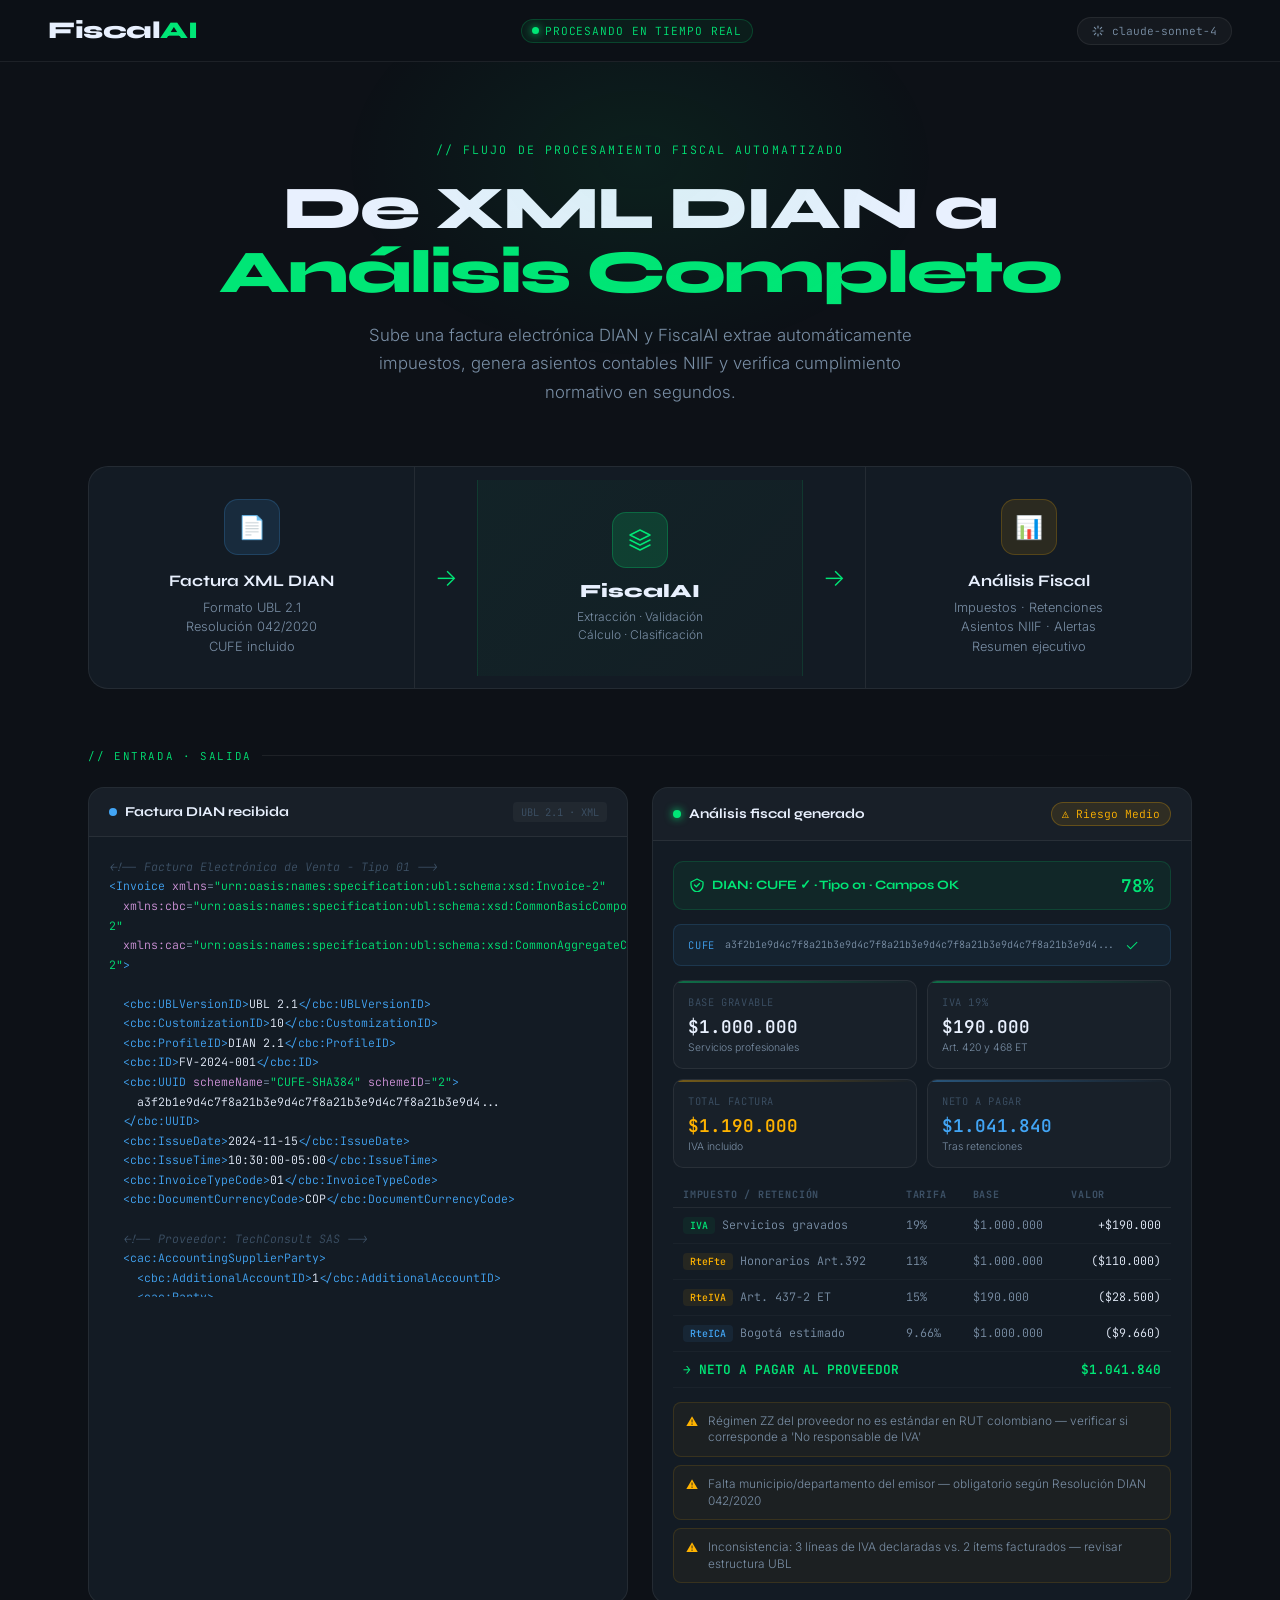
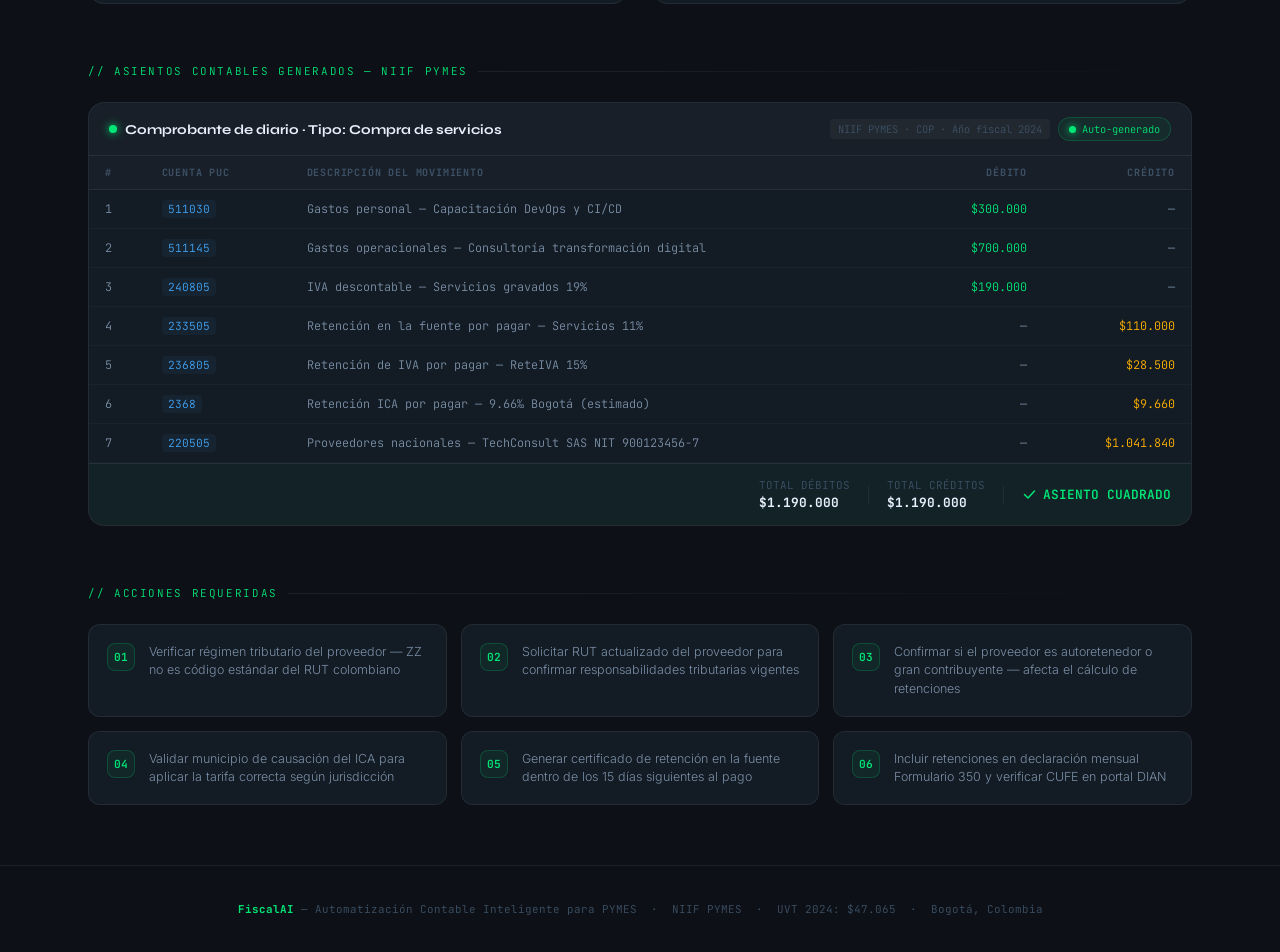
<file: static/pages/demo.html>
<!DOCTYPE html>
<html lang="es">
<head>
<meta charset="UTF-8">
<meta name="viewport" content="width=device-width, initial-scale=1.0">
<title>FiscalAI — Procesamiento de Facturas DIAN</title>
<link href="https://fonts.googleapis.com/css2?family=Syne:wght@400;600;700;800&family=JetBrains+Mono:wght@400;500;600&family=Inter:wght@300;400;500&display=swap" rel="stylesheet">
<style>
  :root {
    --bg: #0d1117;
    --bg2: #111820;
    --bg3: #161e29;
    --card: #131b24;
    --border: rgba(255,255,255,0.07);
    --green: #00e676;
    --green-dim: #00c853;
    --green-glow: rgba(0,230,118,0.15);
    --green-glow2: rgba(0,230,118,0.06);
    --text: #e8f0fe;
    --text-dim: #7a8fa6;
    --text-muted: #3d5166;
    --amber: #ffb300;
    --red: #ef5350;
    --blue: #42a5f5;
  }

  * { margin: 0; padding: 0; box-sizing: border-box; }

  body {
    background: var(--bg);
    color: var(--text);
    font-family: 'Inter', sans-serif;
    font-weight: 300;
    min-height: 100vh;
    overflow-x: hidden;
  }

  nav {
    position: sticky;
    top: 0;
    z-index: 100;
    display: flex;
    align-items: center;
    justify-content: space-between;
    padding: 16px 48px;
    background: rgba(13,17,23,0.9);
    backdrop-filter: blur(20px);
    border-bottom: 1px solid var(--border);
  }

  .logo {
    font-family: 'Syne', sans-serif;
    font-weight: 800;
    font-size: 1.5rem;
    letter-spacing: -0.02em;
  }
  .logo span { color: var(--green); }

  .nav-badge {
    font-family: 'JetBrains Mono', monospace;
    font-size: 0.7rem;
    color: var(--green);
    background: var(--green-glow2);
    border: 1px solid rgba(0,230,118,0.2);
    padding: 4px 10px;
    border-radius: 20px;
    letter-spacing: 0.08em;
    display: flex;
    align-items: center;
    gap: 6px;
  }

  .processing-badge {
    display: inline-flex;
    align-items: center;
    gap: 8px;
    font-family: 'JetBrains Mono', monospace;
    font-size: 0.7rem;
    color: var(--text-dim);
    background: rgba(255,255,255,0.04);
    border: 1px solid var(--border);
    padding: 6px 14px;
    border-radius: 20px;
  }

  .live-dot {
    display: inline-block;
    width: 7px; height: 7px;
    border-radius: 50%;
    background: var(--green);
    box-shadow: 0 0 8px var(--green);
    animation: pulse-dot 1.8s ease infinite;
  }

  @keyframes pulse-dot {
    0%, 100% { opacity: 1; }
    50% { opacity: 0.3; }
  }

  .hero {
    text-align: center;
    padding: 80px 48px 60px;
    position: relative;
    overflow: hidden;
  }

  .hero::after {
    content: '';
    position: absolute;
    top: -100px;
    left: 50%;
    transform: translateX(-50%);
    width: 600px;
    height: 400px;
    background: radial-gradient(ellipse, rgba(0,230,118,0.07) 0%, transparent 70%);
    pointer-events: none;
  }

  .hero-eyebrow {
    font-family: 'JetBrains Mono', monospace;
    font-size: 0.72rem;
    color: var(--green);
    letter-spacing: 0.18em;
    text-transform: uppercase;
    margin-bottom: 20px;
    opacity: 0;
    animation: fadeUp 0.6s ease forwards 0.1s;
  }

  .hero h1 {
    font-family: 'Syne', sans-serif;
    font-weight: 800;
    font-size: clamp(2.2rem, 5vw, 3.8rem);
    line-height: 1.05;
    letter-spacing: -0.03em;
    margin-bottom: 16px;
    opacity: 0;
    animation: fadeUp 0.6s ease forwards 0.2s;
  }
  .hero h1 em { color: var(--green); font-style: normal; }

  .hero p {
    font-size: 1.05rem;
    color: var(--text-dim);
    max-width: 560px;
    margin: 0 auto;
    line-height: 1.7;
    opacity: 0;
    animation: fadeUp 0.6s ease forwards 0.35s;
  }

  @keyframes fadeUp {
    from { opacity: 0; transform: translateY(20px); }
    to   { opacity: 1; transform: translateY(0); }
  }

  .flow-section {
    padding: 0 48px 60px;
    max-width: 1200px;
    margin: 0 auto;
    opacity: 0;
    animation: fadeUp 0.7s ease forwards 0.5s;
  }

  .flow-container {
    display: grid;
    grid-template-columns: 1fr auto 1fr auto 1fr;
    align-items: center;
    background: var(--card);
    border: 1px solid var(--border);
    border-radius: 20px;
    overflow: hidden;
  }

  .flow-step {
    padding: 32px 28px;
    text-align: center;
  }
  .flow-step:first-child { border-right: 1px solid var(--border); }
  .flow-step:last-child  { border-left:  1px solid var(--border); }

  .flow-icon {
    width: 56px; height: 56px;
    border-radius: 14px;
    display: flex; align-items: center; justify-content: center;
    margin: 0 auto 16px;
    font-size: 1.4rem;
  }
  .flow-icon.xml { background: rgba(66,165,245,0.12); border: 1px solid rgba(66,165,245,0.2); }
  .flow-icon.ai  { background: var(--green-glow); border: 1px solid rgba(0,230,118,0.25); }
  .flow-icon.out { background: rgba(255,179,0,0.1); border: 1px solid rgba(255,179,0,0.2); }

  .flow-step h3 {
    font-family: 'Syne', sans-serif;
    font-weight: 700;
    font-size: 1rem;
    margin-bottom: 8px;
  }
  .flow-step p { font-size: 0.8rem; color: var(--text-dim); line-height: 1.5; }

  .flow-arrow { padding: 0 20px; color: var(--green); font-size: 1.5rem; }

  .flow-center {
    padding: 32px 36px;
    text-align: center;
    background: linear-gradient(135deg, rgba(0,230,118,0.04), rgba(0,200,83,0.02));
    position: relative;
  }
  .flow-center::before {
    content: '';
    position: absolute; inset: 0;
    border-left: 1px solid rgba(0,230,118,0.12);
    border-right: 1px solid rgba(0,230,118,0.12);
  }

  .demo-section {
    padding: 0 48px 60px;
    max-width: 1200px;
    margin: 0 auto;
  }

  .section-label {
    font-family: 'JetBrains Mono', monospace;
    font-size: 0.68rem;
    color: var(--green);
    letter-spacing: 0.15em;
    text-transform: uppercase;
    margin-bottom: 24px;
    display: flex;
    align-items: center;
    gap: 10px;
  }
  .section-label::after {
    content: '';
    flex: 1; height: 1px;
    background: linear-gradient(to right, var(--border), transparent);
  }

  .demo-grid {
    display: grid;
    grid-template-columns: 1fr 1fr;
    gap: 24px;
  }

  .panel {
    background: var(--card);
    border: 1px solid var(--border);
    border-radius: 16px;
    overflow: hidden;
  }

  .panel-header {
    display: flex; align-items: center; justify-content: space-between;
    padding: 14px 20px;
    border-bottom: 1px solid var(--border);
    background: rgba(255,255,255,0.02);
  }

  .panel-title {
    font-family: 'Syne', sans-serif;
    font-weight: 700;
    font-size: 0.85rem;
    display: flex; align-items: center; gap: 8px;
  }

  .dot { width: 8px; height: 8px; border-radius: 50%; }
  .dot.green { background: var(--green); box-shadow: 0 0 8px var(--green); }
  .dot.blue  { background: var(--blue); }

  .panel-tag {
    font-family: 'JetBrains Mono', monospace;
    font-size: 0.65rem;
    color: var(--text-muted);
    background: rgba(255,255,255,0.04);
    padding: 3px 8px;
    border-radius: 4px;
  }

  .xml-body {
    padding: 20px;
    font-family: 'JetBrains Mono', monospace;
    font-size: 0.72rem;
    line-height: 1.7;
    color: var(--text-dim);
    max-height: 460px;
    overflow-y: auto;
  }
  .xml-body::-webkit-scrollbar { width: 4px; }
  .xml-body::-webkit-scrollbar-thumb { background: rgba(0,230,118,0.2); border-radius: 2px; }

  .xml-tag { color: #42a5f5; }
  .xml-attr { color: #ce93d8; }
  .xml-val { color: var(--green); }
  .xml-comment { color: #3d5166; font-style: italic; }
  .xml-text { color: #e8f0fe; }

  .results-body { padding: 20px; }

  .compliance-bar {
    display: flex; align-items: center; justify-content: space-between;
    background: rgba(0,230,118,0.06);
    border: 1px solid rgba(0,230,118,0.15);
    border-radius: 10px;
    padding: 12px 16px;
    margin-bottom: 14px;
  }
  .compliance-label {
    font-family: 'Syne', sans-serif;
    font-size: 0.8rem; font-weight: 700;
    color: var(--green);
    display: flex; align-items: center; gap: 8px;
  }
  .compliance-score {
    font-family: 'JetBrains Mono', monospace;
    font-size: 1.1rem; font-weight: 600;
    color: var(--green);
  }

  .risk-badge {
    display: inline-flex; align-items: center; gap: 6px;
    font-family: 'JetBrains Mono', monospace;
    font-size: 0.7rem;
    padding: 4px 10px;
    border-radius: 20px;
  }
  .risk-medio { background: rgba(255,179,0,0.1); color: var(--amber); border: 1px solid rgba(255,179,0,0.25); }

  .cufe-bar {
    background: rgba(66,165,245,0.06);
    border: 1px solid rgba(66,165,245,0.15);
    border-radius: 8px;
    padding: 10px 14px;
    margin-bottom: 14px;
    display: flex; align-items: center; gap: 10px;
  }
  .cufe-label { font-family: 'JetBrains Mono', monospace; font-size: 0.65rem; color: var(--blue); flex-shrink: 0; text-transform: uppercase; letter-spacing: 0.08em; }
  .cufe-value { font-family: 'JetBrains Mono', monospace; font-size: 0.63rem; color: var(--text-dim); overflow: hidden; text-overflow: ellipsis; white-space: nowrap; }
  .cufe-ok { color: var(--green); flex-shrink: 0; }

  .metrics-grid {
    display: grid; grid-template-columns: 1fr 1fr;
    gap: 10px; margin-bottom: 14px;
  }

  .metric-card {
    background: rgba(255,255,255,0.025);
    border: 1px solid var(--border);
    border-radius: 10px;
    padding: 14px;
    position: relative; overflow: hidden;
  }
  .metric-card::before {
    content: ''; position: absolute;
    top: 0; left: 0; right: 0; height: 2px;
    background: linear-gradient(to right, var(--green), transparent);
    opacity: 0.4;
  }
  .metric-card.amber::before { background: linear-gradient(to right, var(--amber), transparent); }
  .metric-card.blue::before  { background: linear-gradient(to right, var(--blue), transparent); }

  .metric-label { font-size: 0.65rem; color: var(--text-muted); letter-spacing: 0.06em; text-transform: uppercase; margin-bottom: 6px; font-family: 'JetBrains Mono', monospace; }
  .metric-value { font-family: 'JetBrains Mono', monospace; font-size: 1.1rem; font-weight: 600; color: var(--text); }
  .metric-sub   { font-size: 0.65rem; color: var(--text-dim); margin-top: 3px; }

  .tax-table { width: 100%; border-collapse: collapse; margin-bottom: 14px; }
  .tax-table th {
    font-family: 'JetBrains Mono', monospace;
    font-size: 0.63rem; color: var(--text-muted);
    text-transform: uppercase; letter-spacing: 0.08em;
    text-align: left; padding: 6px 10px;
    border-bottom: 1px solid var(--border);
  }
  .tax-table td {
    font-family: 'JetBrains Mono', monospace;
    font-size: 0.73rem; padding: 9px 10px;
    border-bottom: 1px solid rgba(255,255,255,0.03);
    color: var(--text-dim);
  }
  .tax-table td:last-child { text-align: right; color: var(--text); }
  .tax-table tr:hover td { background: rgba(255,255,255,0.02); }
  .tax-table .neto-row td { color: var(--green); font-weight: 600; font-size: 0.8rem; border-top: 1px solid rgba(0,230,118,0.15); }

  .tax-pill { display: inline-block; padding: 2px 7px; border-radius: 4px; font-size: 0.62rem; font-weight: 500; }
  .pill-green { background: var(--green-glow2); color: var(--green); }
  .pill-amber { background: rgba(255,179,0,0.08); color: var(--amber); }
  .pill-blue  { background: rgba(66,165,245,0.08); color: var(--blue); }

  .alerts-list { display: flex; flex-direction: column; gap: 8px; }
  .alert-item {
    display: flex; align-items: flex-start; gap: 10px;
    background: rgba(255,179,0,0.04);
    border: 1px solid rgba(255,179,0,0.12);
    border-radius: 8px;
    padding: 10px 12px;
    font-size: 0.74rem;
    color: var(--text-dim);
    line-height: 1.4;
  }
  .alert-icon { color: var(--amber); flex-shrink: 0; margin-top: 1px; }

  .entries-section {
    padding: 0 48px 60px;
    max-width: 1200px;
    margin: 0 auto;
  }

  .entries-table { width: 100%; border-collapse: collapse; }
  .entries-table th {
    font-family: 'JetBrains Mono', monospace;
    font-size: 0.63rem; color: var(--text-muted);
    text-transform: uppercase; letter-spacing: 0.08em;
    text-align: left; padding: 10px 16px;
    background: rgba(255,255,255,0.02);
    border-bottom: 1px solid var(--border);
  }
  .entries-table td {
    font-family: 'JetBrains Mono', monospace;
    font-size: 0.74rem; padding: 11px 16px;
    border-bottom: 1px solid rgba(255,255,255,0.03);
    color: var(--text-dim);
  }
  .entries-table tr:hover td { background: rgba(0,230,118,0.02); }

  .account-code {
    font-family: 'JetBrains Mono', monospace;
    color: var(--blue);
    background: rgba(66,165,245,0.06);
    padding: 2px 6px; border-radius: 4px; font-size: 0.7rem;
  }

  .balance-check {
    display: flex; align-items: center; justify-content: flex-end; gap: 16px;
    padding: 14px 20px;
    border-top: 1px solid var(--border);
    background: rgba(0,230,118,0.03);
  }
  .balance-item { font-family: 'JetBrains Mono', monospace; font-size: 0.8rem; }
  .balance-item span { color: var(--text-muted); font-size: 0.68rem; display: block; margin-bottom: 2px; }
  .balance-cuadra { color: var(--green); font-weight: 600; display: flex; align-items: center; gap: 6px; font-family: 'JetBrains Mono', monospace; font-size: 0.8rem; }
  .sep { color: var(--border); }

  .actions-section {
    padding: 0 48px 60px;
    max-width: 1200px;
    margin: 0 auto;
  }

  .actions-grid { display: grid; grid-template-columns: repeat(3, 1fr); gap: 14px; }

  .action-card {
    background: var(--card);
    border: 1px solid var(--border);
    border-radius: 12px;
    padding: 18px;
    display: flex; align-items: flex-start; gap: 14px;
    transition: border-color 0.2s, background 0.2s;
  }
  .action-card:hover { border-color: rgba(0,230,118,0.2); background: rgba(0,230,118,0.02); }

  .action-num {
    font-family: 'JetBrains Mono', monospace;
    font-size: 0.7rem; color: var(--green);
    background: var(--green-glow2);
    border: 1px solid rgba(0,230,118,0.2);
    width: 28px; height: 28px; border-radius: 8px;
    display: flex; align-items: center; justify-content: center;
    flex-shrink: 0; font-weight: 600;
  }

  .action-text { font-size: 0.78rem; color: var(--text-dim); line-height: 1.45; }

  footer {
    text-align: center;
    padding: 36px 40px;
    border-top: 1px solid var(--border);
    font-family: 'JetBrains Mono', monospace;
    font-size: 0.68rem;
    color: var(--text-muted);
  }
  footer strong { color: var(--green); }
</style>
</head>
<body>

<nav>
  <div class="logo">Fiscal<span>AI</span></div>
  <div class="nav-badge"><span class="live-dot"></span>PROCESANDO EN TIEMPO REAL</div>
  <div class="processing-badge">
    <svg width="12" height="12" viewBox="0 0 12 12" fill="none"><path d="M6 1v2M6 9v2M1 6h2M9 6h2M2.4 2.4l1.4 1.4M8.2 8.2l1.4 1.4M2.4 9.6l1.4-1.4M8.2 3.8l1.4-1.4" stroke="currentColor" stroke-width="1.2" stroke-linecap="round"/></svg>
    claude-sonnet-4
  </div>
</nav>

<section class="hero">
  <div class="hero-eyebrow">// flujo de procesamiento fiscal automatizado</div>
  <h1>De XML DIAN a<br><em>Análisis Completo</em></h1>
  <p>Sube una factura electrónica DIAN y FiscalAI extrae automáticamente impuestos, genera asientos contables NIIF y verifica cumplimiento normativo en segundos.</p>
</section>

<div class="flow-section">
  <div class="flow-container">
    <div class="flow-step">
      <div class="flow-icon xml">📄</div>
      <h3>Factura XML DIAN</h3>
      <p>Formato UBL 2.1<br>Resolución 042/2020<br>CUFE incluido</p>
    </div>
    <div class="flow-arrow">→</div>
    <div class="flow-center">
      <div class="flow-icon ai" style="margin-bottom:12px;">
        <svg width="24" height="24" viewBox="0 0 24 24" fill="none"><path d="M12 2L2 7l10 5 10-5-10-5zM2 17l10 5 10-5M2 12l10 5 10-5" stroke="#00e676" stroke-width="1.5" stroke-linecap="round" stroke-linejoin="round"/></svg>
      </div>
      <h3 style="font-family:'Syne',sans-serif;font-weight:800;margin-bottom:6px;">FiscalAI</h3>
      <p style="font-size:0.75rem;color:var(--text-dim);line-height:1.5;">Extracción · Validación<br>Cálculo · Clasificación</p>
    </div>
    <div class="flow-arrow">→</div>
    <div class="flow-step">
      <div class="flow-icon out">📊</div>
      <h3>Análisis Fiscal</h3>
      <p>Impuestos · Retenciones<br>Asientos NIIF · Alertas<br>Resumen ejecutivo</p>
    </div>
  </div>
</div>

<div class="demo-section">
  <div class="section-label">// entrada · salida</div>
  <div class="demo-grid">

    <!-- XML INPUT -->
    <div class="panel">
      <div class="panel-header">
        <div class="panel-title"><div class="dot blue"></div>Factura DIAN recibida</div>
        <div class="panel-tag">UBL 2.1 · XML</div>
      </div>
      <div class="xml-body">
<span class="xml-comment">&lt;!-- Factura Electrónica de Venta - Tipo 01 --&gt;</span><br>
<span class="xml-tag">&lt;Invoice</span> <span class="xml-attr">xmlns</span>=<span class="xml-val">"urn:oasis:names:specification:ubl:schema:xsd:Invoice-2"</span><br>
&nbsp;&nbsp;<span class="xml-attr">xmlns:cbc</span>=<span class="xml-val">"urn:oasis:names:specification:ubl:schema:xsd:CommonBasicComponents-2"</span><br>
&nbsp;&nbsp;<span class="xml-attr">xmlns:cac</span>=<span class="xml-val">"urn:oasis:names:specification:ubl:schema:xsd:CommonAggregateComponents-2"</span><span class="xml-tag">&gt;</span><br><br>
&nbsp;&nbsp;<span class="xml-tag">&lt;cbc:UBLVersionID&gt;</span><span class="xml-text">UBL 2.1</span><span class="xml-tag">&lt;/cbc:UBLVersionID&gt;</span><br>
&nbsp;&nbsp;<span class="xml-tag">&lt;cbc:CustomizationID&gt;</span><span class="xml-text">10</span><span class="xml-tag">&lt;/cbc:CustomizationID&gt;</span><br>
&nbsp;&nbsp;<span class="xml-tag">&lt;cbc:ProfileID&gt;</span><span class="xml-text">DIAN 2.1</span><span class="xml-tag">&lt;/cbc:ProfileID&gt;</span><br>
&nbsp;&nbsp;<span class="xml-tag">&lt;cbc:ID&gt;</span><span class="xml-text">FV-2024-001</span><span class="xml-tag">&lt;/cbc:ID&gt;</span><br>
&nbsp;&nbsp;<span class="xml-tag">&lt;cbc:UUID</span> <span class="xml-attr">schemeName</span>=<span class="xml-val">"CUFE-SHA384"</span> <span class="xml-attr">schemeID</span>=<span class="xml-val">"2"</span><span class="xml-tag">&gt;</span><br>
&nbsp;&nbsp;&nbsp;&nbsp;<span class="xml-text">a3f2b1e9d4c7f8a21b3e9d4c7f8a21b3e9d4c7f8a21b3e9d4...</span><br>
&nbsp;&nbsp;<span class="xml-tag">&lt;/cbc:UUID&gt;</span><br>
&nbsp;&nbsp;<span class="xml-tag">&lt;cbc:IssueDate&gt;</span><span class="xml-text">2024-11-15</span><span class="xml-tag">&lt;/cbc:IssueDate&gt;</span><br>
&nbsp;&nbsp;<span class="xml-tag">&lt;cbc:IssueTime&gt;</span><span class="xml-text">10:30:00-05:00</span><span class="xml-tag">&lt;/cbc:IssueTime&gt;</span><br>
&nbsp;&nbsp;<span class="xml-tag">&lt;cbc:InvoiceTypeCode&gt;</span><span class="xml-text">01</span><span class="xml-tag">&lt;/cbc:InvoiceTypeCode&gt;</span><br>
&nbsp;&nbsp;<span class="xml-tag">&lt;cbc:DocumentCurrencyCode&gt;</span><span class="xml-text">COP</span><span class="xml-tag">&lt;/cbc:DocumentCurrencyCode&gt;</span><br><br>

&nbsp;&nbsp;<span class="xml-comment">&lt;!-- Proveedor: TechConsult SAS --&gt;</span><br>
&nbsp;&nbsp;<span class="xml-tag">&lt;cac:AccountingSupplierParty&gt;</span><br>
&nbsp;&nbsp;&nbsp;&nbsp;<span class="xml-tag">&lt;cbc:AdditionalAccountID&gt;</span><span class="xml-text">1</span><span class="xml-tag">&lt;/cbc:AdditionalAccountID&gt;</span><br>
&nbsp;&nbsp;&nbsp;&nbsp;<span class="xml-tag">&lt;cac:Party&gt;</span><br>
&nbsp;&nbsp;&nbsp;&nbsp;&nbsp;&nbsp;<span class="xml-tag">&lt;cac:PartyName&gt;&lt;cbc:Name&gt;</span><span class="xml-text">TechConsult SAS</span><span class="xml-tag">&lt;/cbc:Name&gt;&lt;/cac:PartyName&gt;</span><br>
&nbsp;&nbsp;&nbsp;&nbsp;&nbsp;&nbsp;<span class="xml-tag">&lt;cac:PartyTaxScheme&gt;</span><br>
&nbsp;&nbsp;&nbsp;&nbsp;&nbsp;&nbsp;&nbsp;&nbsp;<span class="xml-tag">&lt;cbc:RegistrationName&gt;</span><span class="xml-text">TechConsult SAS</span><span class="xml-tag">&lt;/cbc:RegistrationName&gt;</span><br>
&nbsp;&nbsp;&nbsp;&nbsp;&nbsp;&nbsp;&nbsp;&nbsp;<span class="xml-tag">&lt;cbc:CompanyID</span> <span class="xml-attr">schemeName</span>=<span class="xml-val">"31"</span><span class="xml-tag">&gt;</span><span class="xml-text">900123456-7</span><span class="xml-tag">&lt;/cbc:CompanyID&gt;</span><br>
&nbsp;&nbsp;&nbsp;&nbsp;&nbsp;&nbsp;&nbsp;&nbsp;<span class="xml-tag">&lt;cbc:TaxLevelCode</span> <span class="xml-attr">listName</span>=<span class="xml-val">"48"</span><span class="xml-tag">&gt;</span><span class="xml-text">ZZ</span><span class="xml-tag">&lt;/cbc:TaxLevelCode&gt;</span><br>
&nbsp;&nbsp;&nbsp;&nbsp;&nbsp;&nbsp;<span class="xml-tag">&lt;/cac:PartyTaxScheme&gt;</span><br>
&nbsp;&nbsp;&nbsp;&nbsp;<span class="xml-tag">&lt;/cac:Party&gt;</span><br>
&nbsp;&nbsp;<span class="xml-tag">&lt;/cac:AccountingSupplierParty&gt;</span><br><br>

&nbsp;&nbsp;<span class="xml-comment">&lt;!-- Línea 1: Capacitación DevOps --&gt;</span><br>
&nbsp;&nbsp;<span class="xml-tag">&lt;cac:InvoiceLine&gt;</span><br>
&nbsp;&nbsp;&nbsp;&nbsp;<span class="xml-tag">&lt;cbc:ID&gt;</span><span class="xml-text">1</span><span class="xml-tag">&lt;/cbc:ID&gt;</span><br>
&nbsp;&nbsp;&nbsp;&nbsp;<span class="xml-tag">&lt;cbc:LineExtensionAmount</span> <span class="xml-attr">currencyID</span>=<span class="xml-val">"COP"</span><span class="xml-tag">&gt;</span><span class="xml-text">300000.00</span><span class="xml-tag">&lt;/cbc:LineExtensionAmount&gt;</span><br>
&nbsp;&nbsp;&nbsp;&nbsp;<span class="xml-tag">&lt;cac:Item&gt;&lt;cbc:Description&gt;</span><span class="xml-text">Capacitación DevOps y CI/CD</span><span class="xml-tag">&lt;/cbc:Description&gt;&lt;/cac:Item&gt;</span><br>
&nbsp;&nbsp;<span class="xml-tag">&lt;/cac:InvoiceLine&gt;</span><br><br>

&nbsp;&nbsp;<span class="xml-comment">&lt;!-- Línea 2: Consultoría Transformación Digital --&gt;</span><br>
&nbsp;&nbsp;<span class="xml-tag">&lt;cac:InvoiceLine&gt;</span><br>
&nbsp;&nbsp;&nbsp;&nbsp;<span class="xml-tag">&lt;cbc:ID&gt;</span><span class="xml-text">2</span><span class="xml-tag">&lt;/cbc:ID&gt;</span><br>
&nbsp;&nbsp;&nbsp;&nbsp;<span class="xml-tag">&lt;cbc:LineExtensionAmount</span> <span class="xml-attr">currencyID</span>=<span class="xml-val">"COP"</span><span class="xml-tag">&gt;</span><span class="xml-text">700000.00</span><span class="xml-tag">&lt;/cbc:LineExtensionAmount&gt;</span><br>
&nbsp;&nbsp;&nbsp;&nbsp;<span class="xml-tag">&lt;cac:Item&gt;&lt;cbc:Description&gt;</span><span class="xml-text">Consultoría Transformación Digital</span><span class="xml-tag">&lt;/cbc:Description&gt;&lt;/cac:Item&gt;</span><br>
&nbsp;&nbsp;<span class="xml-tag">&lt;/cac:InvoiceLine&gt;</span><br><br>

&nbsp;&nbsp;<span class="xml-tag">&lt;cac:TaxTotal&gt;</span><br>
&nbsp;&nbsp;&nbsp;&nbsp;<span class="xml-tag">&lt;cbc:TaxAmount</span> <span class="xml-attr">currencyID</span>=<span class="xml-val">"COP"</span><span class="xml-tag">&gt;</span><span class="xml-text">190000.00</span><span class="xml-tag">&lt;/cbc:TaxAmount&gt;</span><br>
&nbsp;&nbsp;<span class="xml-tag">&lt;/cac:TaxTotal&gt;</span><br><br>

&nbsp;&nbsp;<span class="xml-tag">&lt;cac:LegalMonetaryTotal&gt;</span><br>
&nbsp;&nbsp;&nbsp;&nbsp;<span class="xml-tag">&lt;cbc:LineExtensionAmount</span> <span class="xml-attr">currencyID</span>=<span class="xml-val">"COP"</span><span class="xml-tag">&gt;</span><span class="xml-text">1000000.00</span><span class="xml-tag">&lt;/cbc:LineExtensionAmount&gt;</span><br>
&nbsp;&nbsp;&nbsp;&nbsp;<span class="xml-tag">&lt;cbc:TaxInclusiveAmount</span> <span class="xml-attr">currencyID</span>=<span class="xml-val">"COP"</span><span class="xml-tag">&gt;</span><span class="xml-text">1190000.00</span><span class="xml-tag">&lt;/cbc:TaxInclusiveAmount&gt;</span><br>
&nbsp;&nbsp;&nbsp;&nbsp;<span class="xml-tag">&lt;cbc:PayableAmount</span> <span class="xml-attr">currencyID</span>=<span class="xml-val">"COP"</span><span class="xml-tag">&gt;</span><span class="xml-text">1190000.00</span><span class="xml-tag">&lt;/cbc:PayableAmount&gt;</span><br>
&nbsp;&nbsp;<span class="xml-tag">&lt;/cac:LegalMonetaryTotal&gt;</span><br><br>
<span class="xml-tag">&lt;/Invoice&gt;</span>
      </div>
    </div>

    <!-- OUTPUT PANEL -->
    <div class="panel">
      <div class="panel-header">
        <div class="panel-title"><div class="dot green"></div>Análisis fiscal generado</div>
        <span class="risk-badge risk-medio">⚠ Riesgo Medio</span>
      </div>
      <div class="results-body">

        <div class="compliance-bar">
          <div class="compliance-label">
            <svg width="14" height="14" viewBox="0 0 14 14" fill="none"><path d="M7 1L1 4v3c0 3.3 2.6 6.4 6 7 3.4-.6 6-3.7 6-7V4L7 1z" stroke="currentColor" stroke-width="1.3" stroke-linejoin="round"/><path d="M4.5 7l1.8 1.8L9.5 5.5" stroke="currentColor" stroke-width="1.3" stroke-linecap="round" stroke-linejoin="round"/></svg>
            DIAN: CUFE ✓ · Tipo 01 · Campos OK
          </div>
          <div class="compliance-score">78%</div>
        </div>

        <div class="cufe-bar">
          <div class="cufe-label">CUFE</div>
          <div class="cufe-value">a3f2b1e9d4c7f8a21b3e9d4c7f8a21b3e9d4c7f8a21b3e9d4c7f8a21b3e9d4...</div>
          <div class="cufe-ok">✓</div>
        </div>

        <div class="metrics-grid">
          <div class="metric-card">
            <div class="metric-label">Base gravable</div>
            <div class="metric-value">$1.000.000</div>
            <div class="metric-sub">Servicios profesionales</div>
          </div>
          <div class="metric-card">
            <div class="metric-label">IVA 19%</div>
            <div class="metric-value">$190.000</div>
            <div class="metric-sub">Art. 420 y 468 ET</div>
          </div>
          <div class="metric-card amber">
            <div class="metric-label">Total factura</div>
            <div class="metric-value" style="color:var(--amber)">$1.190.000</div>
            <div class="metric-sub">IVA incluido</div>
          </div>
          <div class="metric-card blue">
            <div class="metric-label">Neto a pagar</div>
            <div class="metric-value" style="color:var(--blue)">$1.041.840</div>
            <div class="metric-sub">Tras retenciones</div>
          </div>
        </div>

        <table class="tax-table">
          <thead>
            <tr>
              <th>Impuesto / Retención</th>
              <th>Tarifa</th>
              <th>Base</th>
              <th>Valor</th>
            </tr>
          </thead>
          <tbody>
            <tr>
              <td><span class="tax-pill pill-green">IVA</span> Servicios gravados</td>
              <td>19%</td>
              <td>$1.000.000</td>
              <td>+$190.000</td>
            </tr>
            <tr>
              <td><span class="tax-pill pill-amber">RteFte</span> Honorarios Art.392</td>
              <td>11%</td>
              <td>$1.000.000</td>
              <td>($110.000)</td>
            </tr>
            <tr>
              <td><span class="tax-pill pill-amber">RteIVA</span> Art. 437-2 ET</td>
              <td>15%</td>
              <td>$190.000</td>
              <td>($28.500)</td>
            </tr>
            <tr>
              <td><span class="tax-pill pill-blue">RteICA</span> Bogotá estimado</td>
              <td>9.66‰</td>
              <td>$1.000.000</td>
              <td>($9.660)</td>
            </tr>
            <tr class="neto-row">
              <td colspan="3">→ NETO A PAGAR AL PROVEEDOR</td>
              <td>$1.041.840</td>
            </tr>
          </tbody>
        </table>

        <div class="alerts-list">
          <div class="alert-item"><span class="alert-icon">⚠</span>Régimen ZZ del proveedor no es estándar en RUT colombiano — verificar si corresponde a 'No responsable de IVA'</div>
          <div class="alert-item"><span class="alert-icon">⚠</span>Falta municipio/departamento del emisor — obligatorio según Resolución DIAN 042/2020</div>
          <div class="alert-item"><span class="alert-icon">⚠</span>Inconsistencia: 3 líneas de IVA declaradas vs. 2 ítems facturados — revisar estructura UBL</div>
        </div>

      </div>
    </div>
  </div>
</div>

<!-- ACCOUNTING ENTRIES -->
<div class="entries-section">
  <div class="section-label">// asientos contables generados — NIIF PYMES</div>
  <div class="panel">
    <div class="panel-header">
      <div class="panel-title"><div class="dot green"></div>Comprobante de diario · Tipo: Compra de servicios</div>
      <div style="display:flex;gap:8px;align-items:center">
        <div class="panel-tag">NIIF PYMES · COP · Año fiscal 2024</div>
        <div style="display:inline-flex;align-items:center;gap:6px;font-family:'JetBrains Mono',monospace;font-size:0.65rem;color:var(--green);background:var(--green-glow2);border:1px solid rgba(0,230,118,0.2);padding:4px 10px;border-radius:20px;"><span class="live-dot"></span>Auto-generado</div>
      </div>
    </div>
    <table class="entries-table">
      <thead>
        <tr>
          <th>#</th>
          <th>Cuenta PUC</th>
          <th>Descripción del movimiento</th>
          <th style="text-align:right">Débito</th>
          <th style="text-align:right">Crédito</th>
        </tr>
      </thead>
      <tbody>
        <tr>
          <td>1</td>
          <td><span class="account-code">511030</span></td>
          <td>Gastos personal — Capacitación DevOps y CI/CD</td>
          <td style="text-align:right;color:var(--green)">$300.000</td>
          <td style="text-align:right">—</td>
        </tr>
        <tr>
          <td>2</td>
          <td><span class="account-code">511145</span></td>
          <td>Gastos operacionales — Consultoría transformación digital</td>
          <td style="text-align:right;color:var(--green)">$700.000</td>
          <td style="text-align:right">—</td>
        </tr>
        <tr>
          <td>3</td>
          <td><span class="account-code">240805</span></td>
          <td>IVA descontable — Servicios gravados 19%</td>
          <td style="text-align:right;color:var(--green)">$190.000</td>
          <td style="text-align:right">—</td>
        </tr>
        <tr>
          <td>4</td>
          <td><span class="account-code">233505</span></td>
          <td>Retención en la fuente por pagar — Servicios 11%</td>
          <td style="text-align:right">—</td>
          <td style="text-align:right;color:var(--amber)">$110.000</td>
        </tr>
        <tr>
          <td>5</td>
          <td><span class="account-code">236805</span></td>
          <td>Retención de IVA por pagar — ReteIVA 15%</td>
          <td style="text-align:right">—</td>
          <td style="text-align:right;color:var(--amber)">$28.500</td>
        </tr>
        <tr>
          <td>6</td>
          <td><span class="account-code">2368</span></td>
          <td>Retención ICA por pagar — 9.66‰ Bogotá (estimado)</td>
          <td style="text-align:right">—</td>
          <td style="text-align:right;color:var(--amber)">$9.660</td>
        </tr>
        <tr>
          <td>7</td>
          <td><span class="account-code">220505</span></td>
          <td>Proveedores nacionales — TechConsult SAS NIT 900123456-7</td>
          <td style="text-align:right">—</td>
          <td style="text-align:right;color:var(--amber)">$1.041.840</td>
        </tr>
      </tbody>
    </table>
    <div class="balance-check">
      <div class="balance-item"><span>TOTAL DÉBITOS</span><strong style="color:var(--text)">$1.190.000</strong></div>
      <div class="sep">|</div>
      <div class="balance-item"><span>TOTAL CRÉDITOS</span><strong style="color:var(--text)">$1.190.000</strong></div>
      <div class="sep">|</div>
      <div class="balance-cuadra">
        <svg width="15" height="15" viewBox="0 0 15 15" fill="none"><path d="M2.5 7.5l3.5 3.5 6.5-7" stroke="currentColor" stroke-width="1.5" stroke-linecap="round" stroke-linejoin="round"/></svg>
        ASIENTO CUADRADO
      </div>
    </div>
  </div>
</div>

<!-- ACTIONS -->
<div class="actions-section">
  <div class="section-label">// acciones requeridas</div>
  <div class="actions-grid">
    <div class="action-card"><div class="action-num">01</div><div class="action-text">Verificar régimen tributario del proveedor — ZZ no es código estándar del RUT colombiano</div></div>
    <div class="action-card"><div class="action-num">02</div><div class="action-text">Solicitar RUT actualizado del proveedor para confirmar responsabilidades tributarias vigentes</div></div>
    <div class="action-card"><div class="action-num">03</div><div class="action-text">Confirmar si el proveedor es autoretenedor o gran contribuyente — afecta el cálculo de retenciones</div></div>
    <div class="action-card"><div class="action-num">04</div><div class="action-text">Validar municipio de causación del ICA para aplicar la tarifa correcta según jurisdicción</div></div>
    <div class="action-card"><div class="action-num">05</div><div class="action-text">Generar certificado de retención en la fuente dentro de los 15 días siguientes al pago</div></div>
    <div class="action-card"><div class="action-num">06</div><div class="action-text">Incluir retenciones en declaración mensual Formulario 350 y verificar CUFE en portal DIAN</div></div>
  </div>
</div>

<footer>
  <strong>FiscalAI</strong> — Automatización Contable Inteligente para PYMES &nbsp;·&nbsp; NIIF PYMES &nbsp;·&nbsp; UVT 2024: $47.065 &nbsp;·&nbsp; Bogotá, Colombia
</footer>

</body>
</html>
</file>
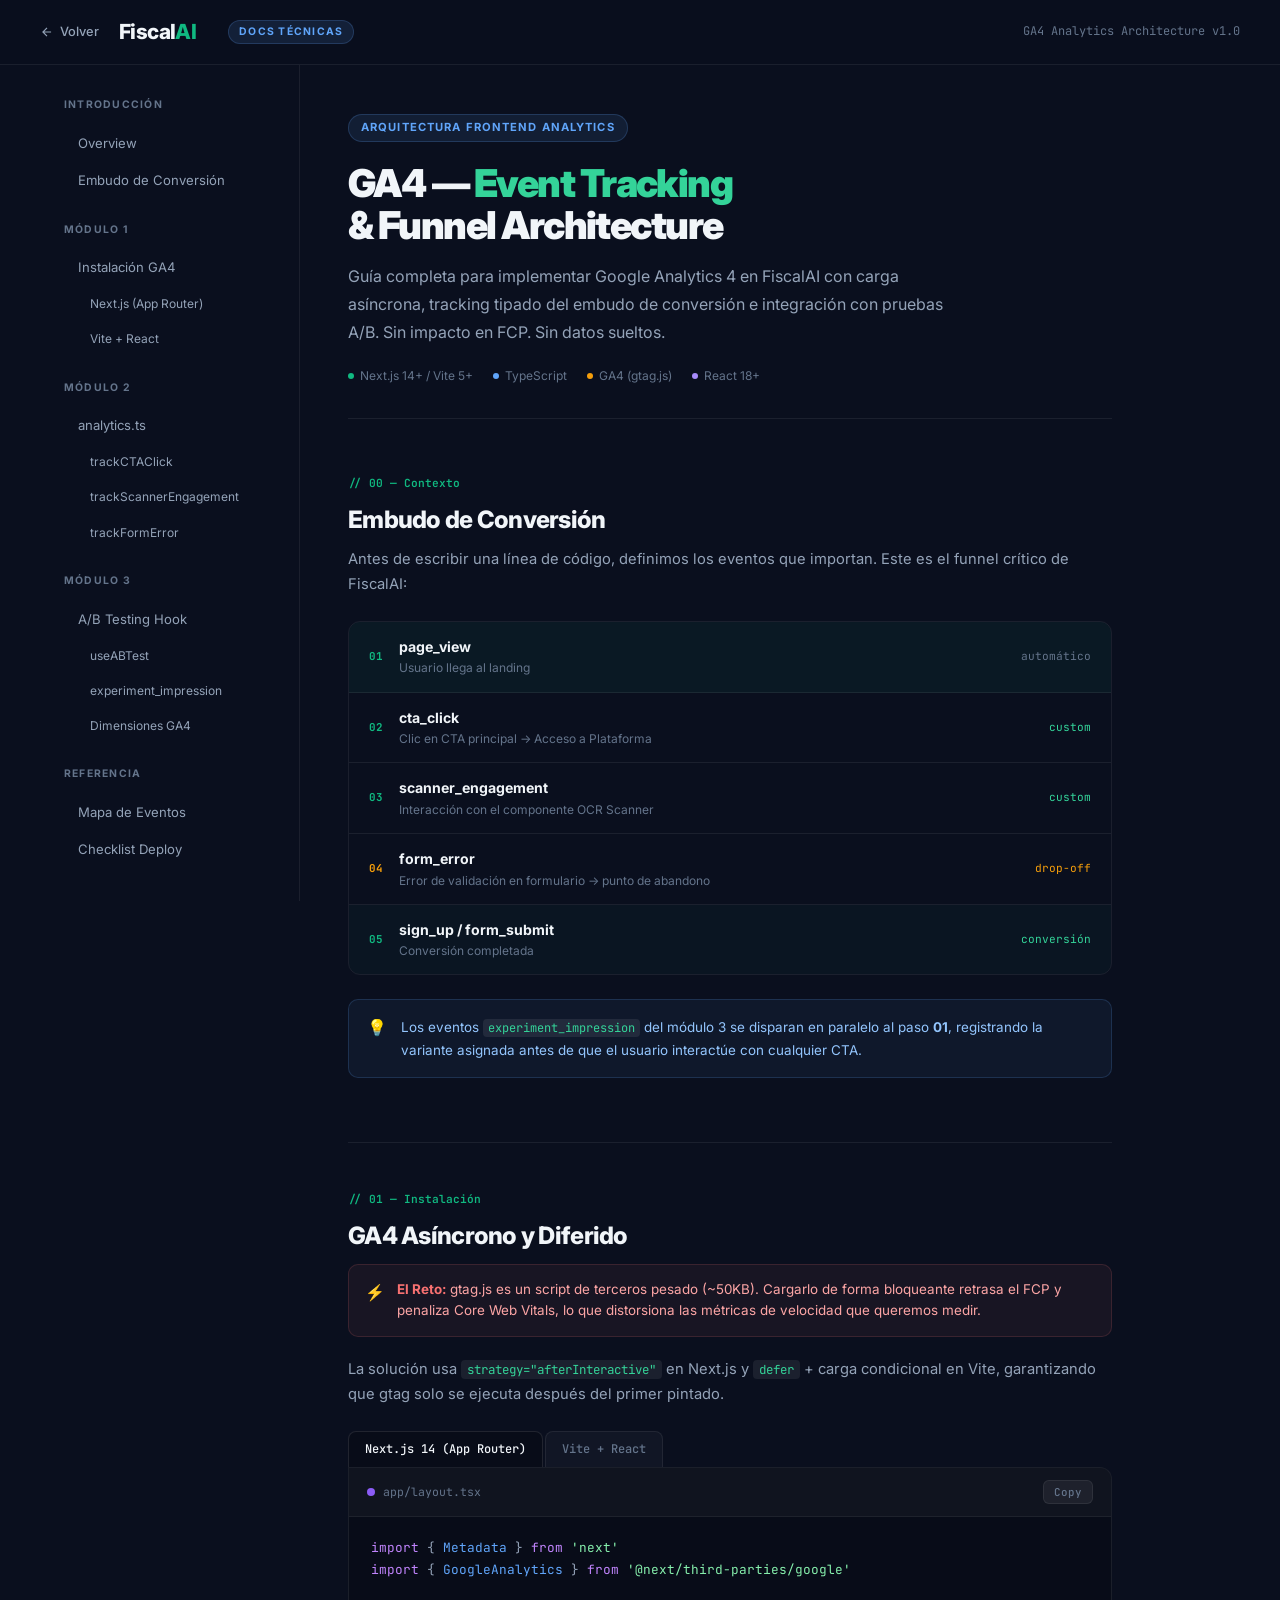
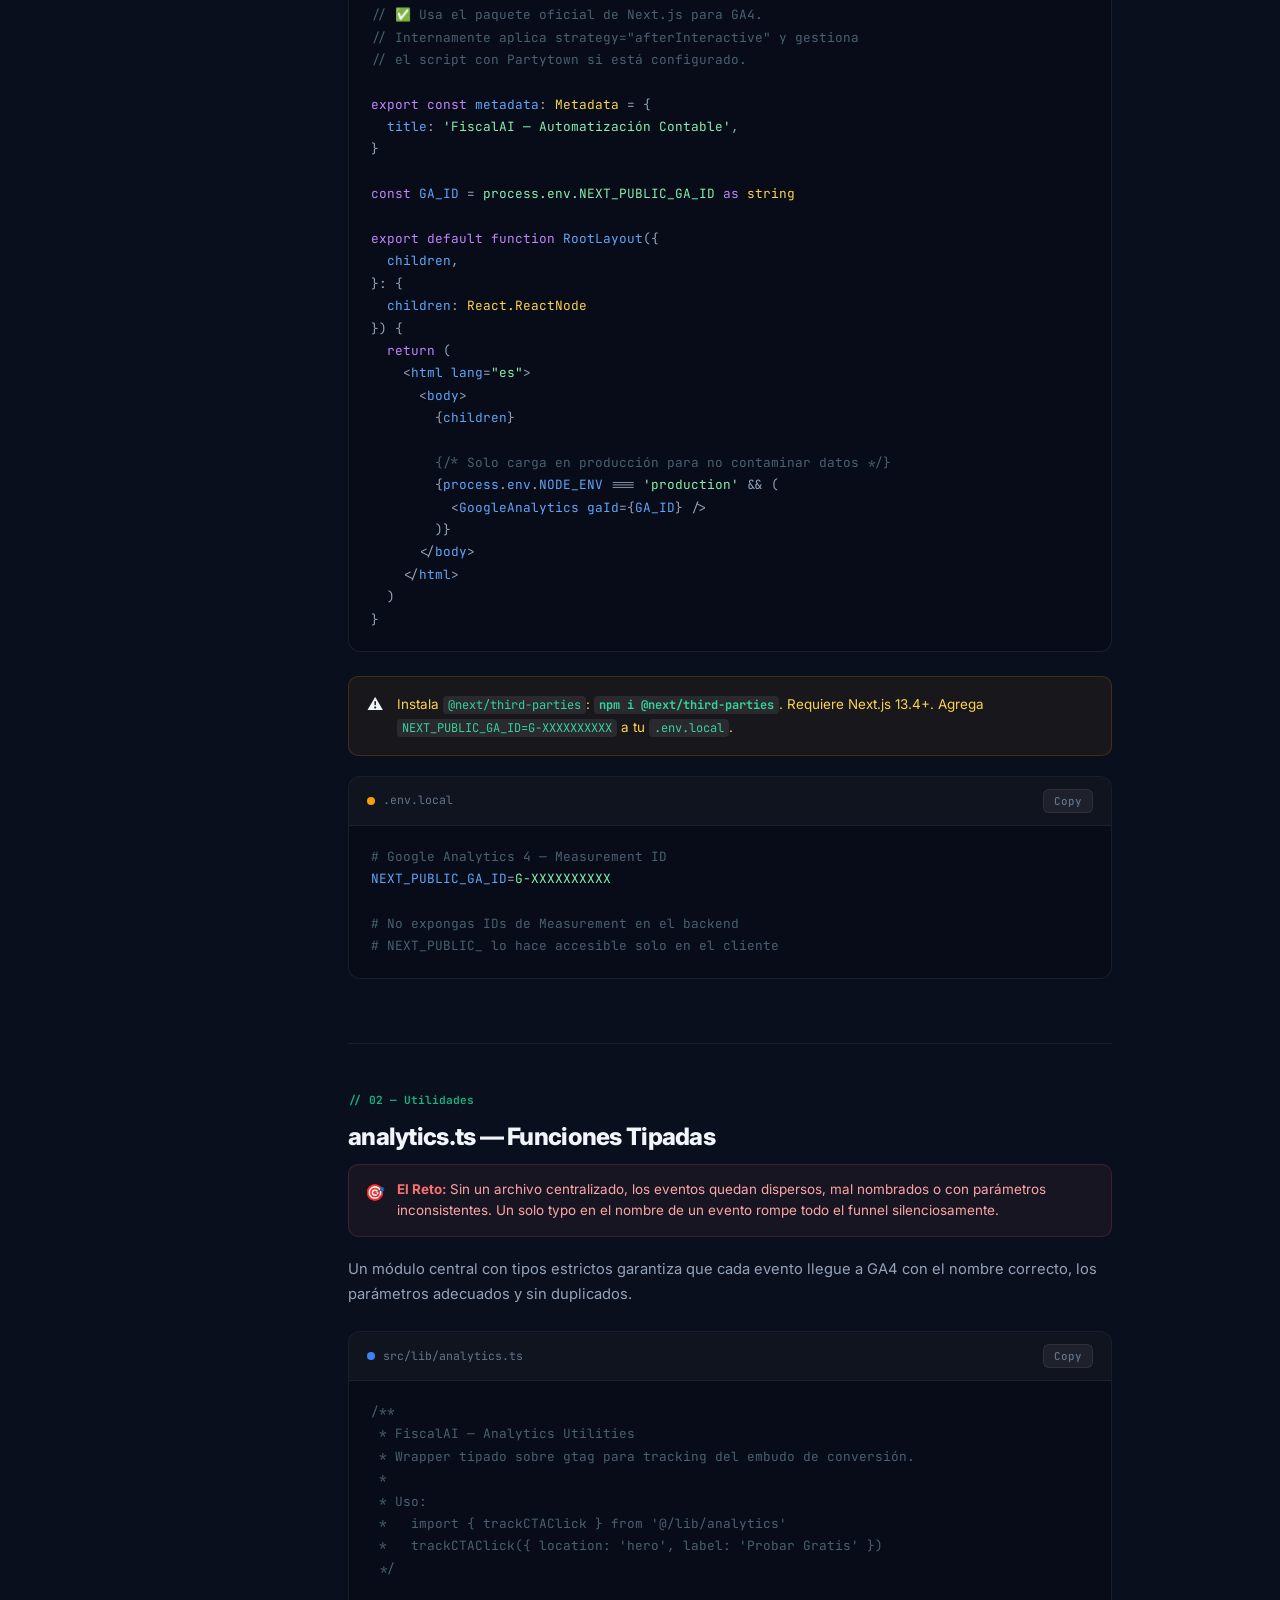
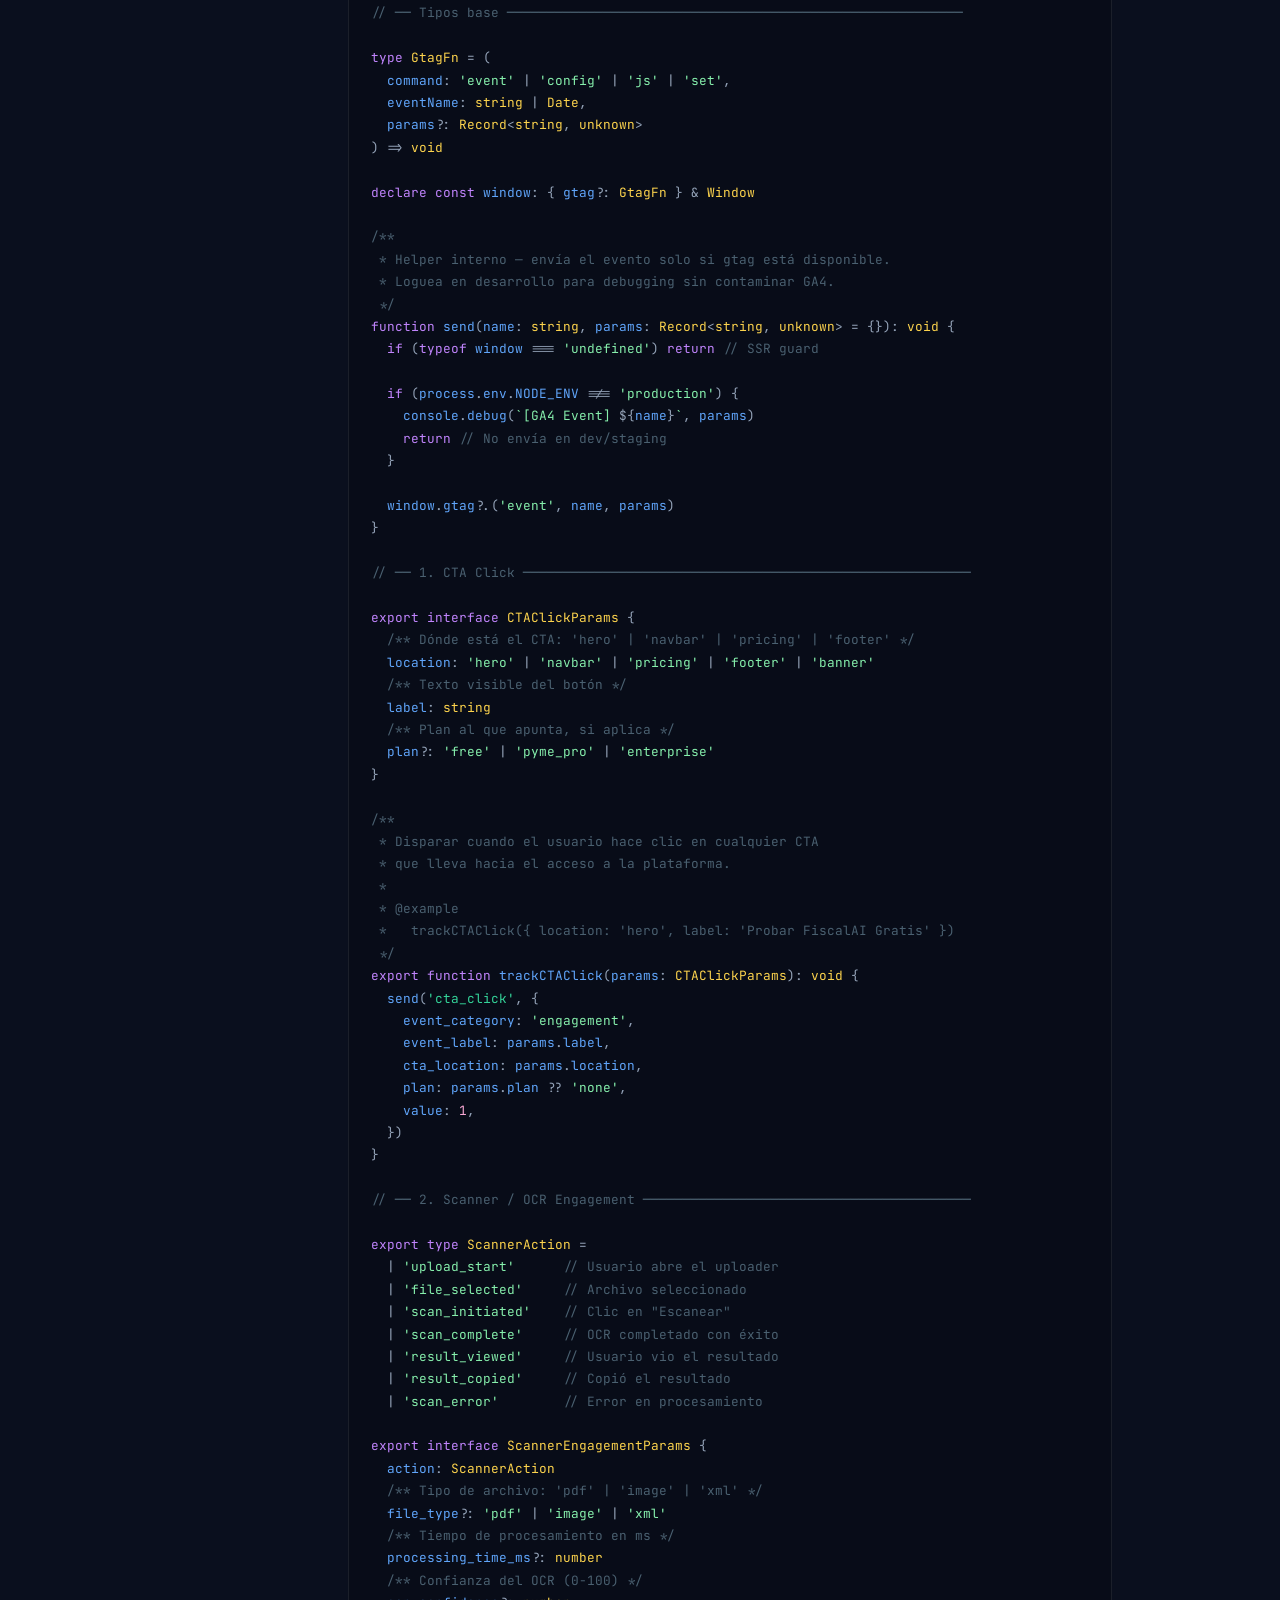
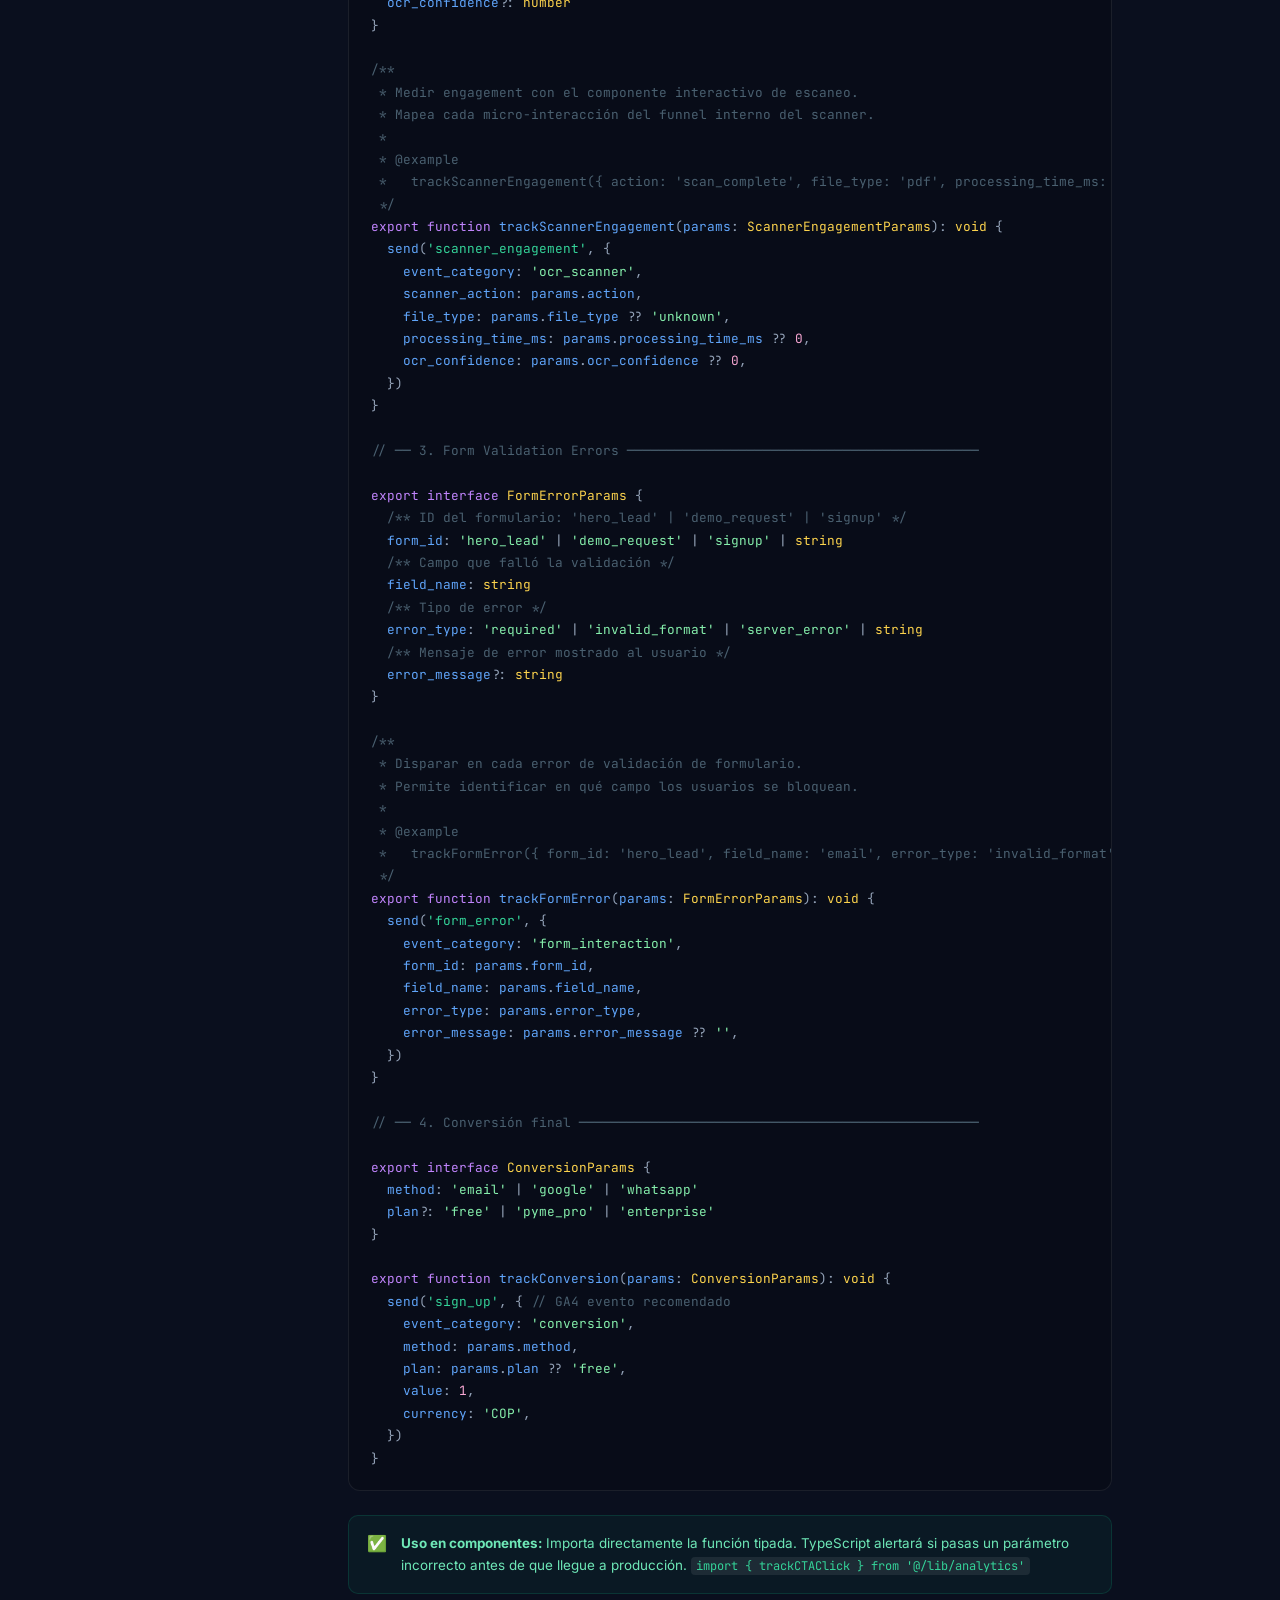
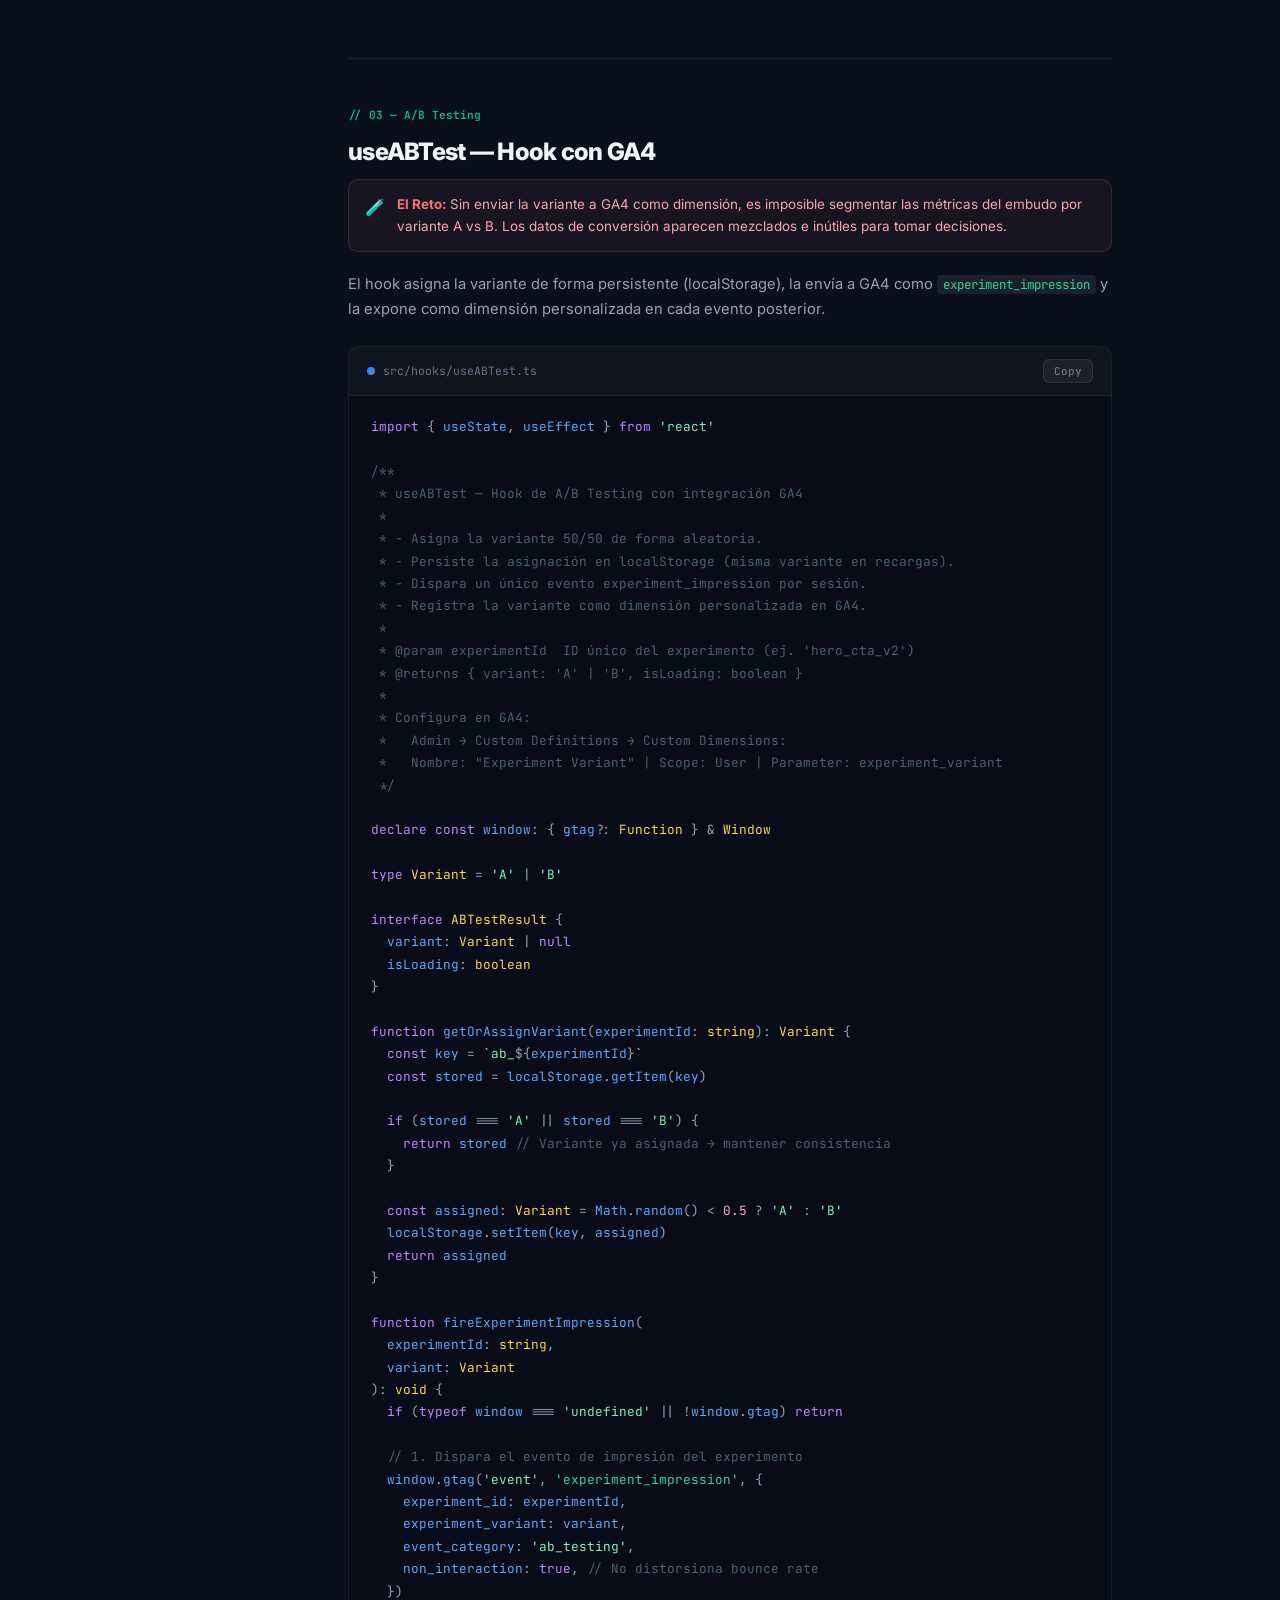
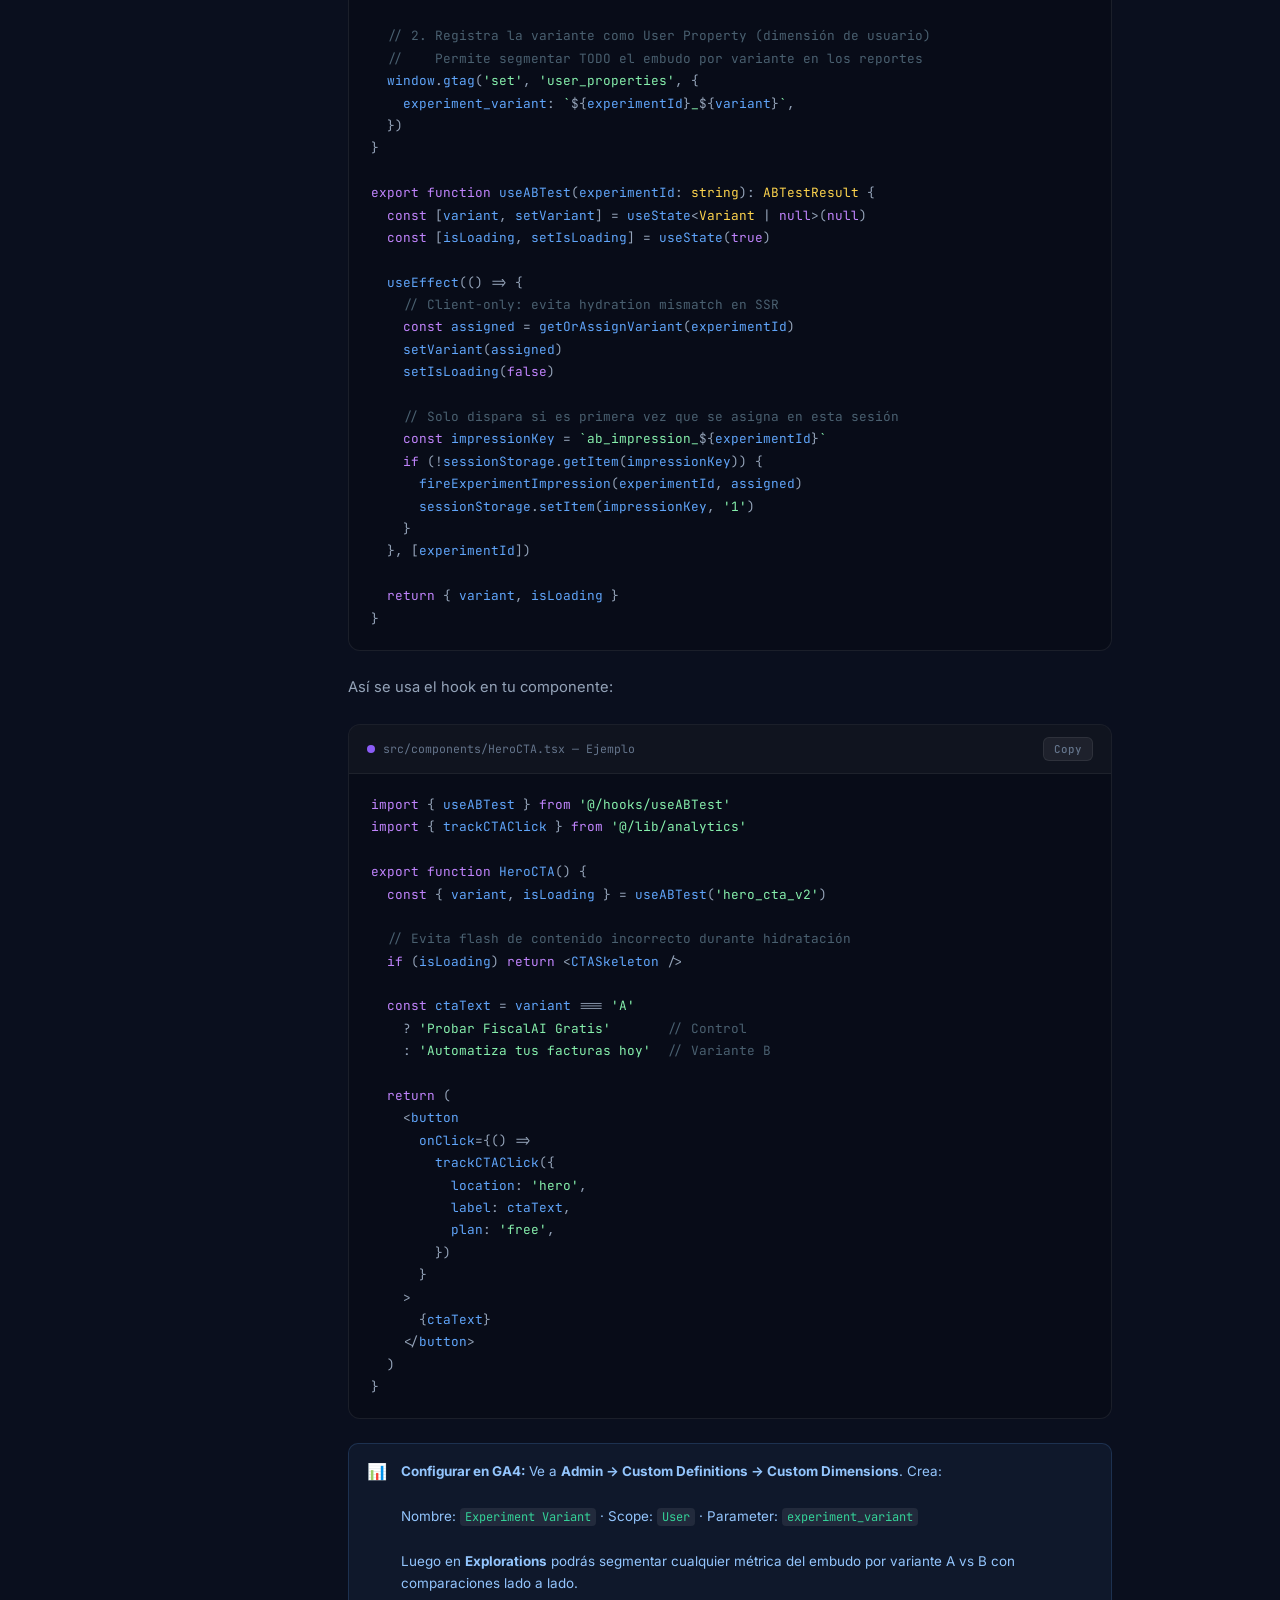
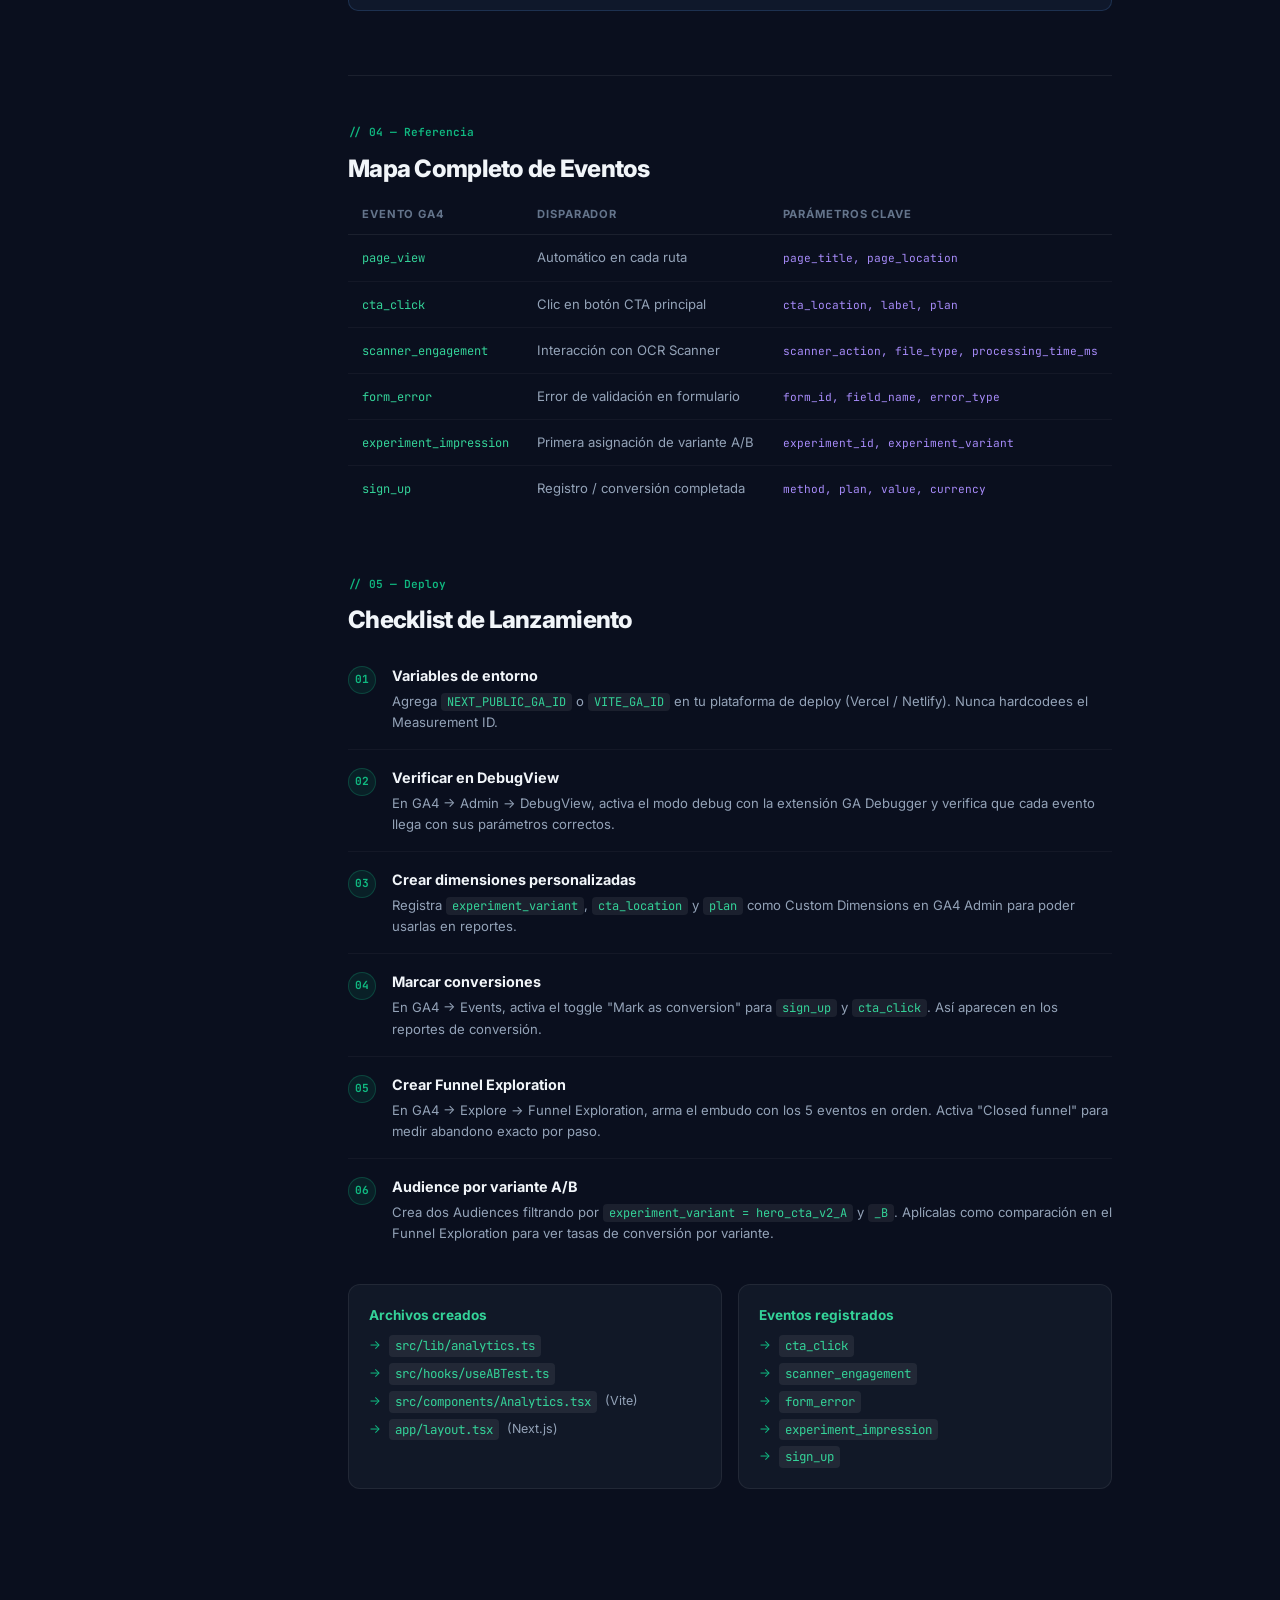
<file: static/pages/ga4-tracking.html>
<!DOCTYPE html>
<html lang="es">
<head>
    <meta charset="UTF-8">
    <meta name="viewport" content="width=device-width, initial-scale=1.0">
    <title>FiscalAI — Arquitectura GA4 & Event Tracking</title>
    <link href="https://fonts.googleapis.com/css2?family=Inter:wght@300;400;500;600;700;800;900&family=JetBrains+Mono:wght@400;500;600&display=swap" rel="stylesheet">
    <style>
        *, *::before, *::after { margin: 0; padding: 0; box-sizing: border-box; }
        :root {
            --bg: #0a0f1e;
            --bg2: #0d1526;
            --bg-card: #111827;
            --bg-code: #080c18;
            --border: rgba(255,255,255,0.07);
            --text: #f1f5f9;
            --text-2: #94a3b8;
            --text-3: #64748b;
            --accent: #10b981;
            --accent-light: #34d399;
            --blue: #60a5fa;
            --gold: #f59e0b;
            --purple: #a78bfa;
            --red: #f87171;
            --mono: 'JetBrains Mono', monospace;
        }
        html { scroll-behavior: smooth; -webkit-font-smoothing: antialiased; }
        body { font-family: 'Inter', sans-serif; background: var(--bg); color: var(--text); line-height: 1.6; }

        /* NAV */
        .nav {
            position: sticky; top: 0; z-index: 100;
            background: rgba(10,15,30,0.95); backdrop-filter: blur(20px);
            border-bottom: 1px solid var(--border);
            padding: 0 32px;
        }
        .nav-inner { max-width: 1200px; margin: 0 auto; display: flex; align-items: center; justify-content: space-between; height: 64px; }
        .logo { font-size: 1.3rem; font-weight: 800; letter-spacing: -0.03em; text-decoration: none; color: var(--text); }
        .logo span { color: var(--accent); }
        .nav-back { display: flex; align-items: center; gap: 6px; color: var(--text-2); text-decoration: none; font-size: 0.8rem; font-weight: 500; transition: color 0.2s; }
        .nav-back:hover { color: var(--accent-light); }
        .nav-tag { font-size: 0.65rem; font-weight: 700; text-transform: uppercase; letter-spacing: 0.12em; padding: 3px 10px; background: rgba(96,165,250,0.12); border: 1px solid rgba(96,165,250,0.2); border-radius: 100px; color: var(--blue); margin-left: 12px; }

        /* LAYOUT */
        .layout { display: grid; grid-template-columns: 260px 1fr; min-height: 100vh; max-width: 1200px; margin: 0 auto; gap: 0; }

        /* SIDEBAR */
        .sidebar {
            position: sticky; top: 64px; height: calc(100vh - 64px); overflow-y: auto;
            padding: 32px 24px; border-right: 1px solid var(--border);
        }
        .sidebar::-webkit-scrollbar { width: 4px; }
        .sidebar::-webkit-scrollbar-thumb { background: var(--border); border-radius: 2px; }
        .sidebar-label { font-size: 0.65rem; font-weight: 700; text-transform: uppercase; letter-spacing: 0.12em; color: var(--text-3); margin-bottom: 12px; margin-top: 24px; }
        .sidebar-label:first-child { margin-top: 0; }
        .sidebar-link {
            display: block; padding: 7px 12px; border-radius: 8px;
            font-size: 0.82rem; color: var(--text-2); text-decoration: none;
            transition: all 0.15s; margin-bottom: 2px; border-left: 2px solid transparent;
        }
        .sidebar-link:hover { color: var(--text); background: rgba(255,255,255,0.04); }
        .sidebar-link.active { color: var(--accent-light); background: rgba(16,185,129,0.08); border-left-color: var(--accent); }
        .sidebar-sub { font-size: 0.75rem; padding-left: 24px; }

        /* MAIN */
        .main { padding: 48px 48px 80px; max-width: 860px; }

        /* PAGE HEADER */
        .page-header { margin-bottom: 56px; padding-bottom: 32px; border-bottom: 1px solid var(--border); }
        .page-eyebrow { display: inline-flex; align-items: center; gap: 8px; padding: 4px 12px; background: rgba(96,165,250,0.1); border: 1px solid rgba(96,165,250,0.2); border-radius: 100px; font-size: 0.7rem; font-weight: 700; text-transform: uppercase; letter-spacing: 0.1em; color: var(--blue); margin-bottom: 20px; }
        .page-title { font-size: 2.4rem; font-weight: 900; letter-spacing: -0.04em; line-height: 1.1; margin-bottom: 16px; }
        .page-title em { font-style: normal; color: var(--accent-light); }
        .page-desc { font-size: 1rem; color: var(--text-2); line-height: 1.75; max-width: 600px; }
        .page-meta { display: flex; gap: 20px; margin-top: 20px; flex-wrap: wrap; }
        .meta-badge { display: flex; align-items: center; gap: 6px; font-size: 0.75rem; color: var(--text-3); }
        .meta-dot { width: 6px; height: 6px; border-radius: 50%; background: var(--accent); }

        /* SECTIONS */
        .section { margin-bottom: 64px; }
        .section-num { font-family: var(--mono); font-size: 0.7rem; color: var(--accent); font-weight: 600; margin-bottom: 8px; display: block; }
        .section-title { font-size: 1.5rem; font-weight: 800; letter-spacing: -0.03em; margin-bottom: 8px; }
        .section-challenge { display: flex; gap: 12px; padding: 14px 16px; background: rgba(248,113,113,0.06); border: 1px solid rgba(248,113,113,0.15); border-radius: 10px; margin-bottom: 20px; }
        .challenge-icon { font-size: 1rem; flex-shrink: 0; margin-top: 1px; }
        .challenge-text { font-size: 0.84rem; color: #fca5a5; line-height: 1.6; }
        .challenge-text strong { color: var(--red); }
        .section-desc { font-size: 0.92rem; color: var(--text-2); line-height: 1.7; margin-bottom: 24px; }

        /* FILE TABS */
        .file-tabs { display: flex; gap: 2px; margin-bottom: 0; }
        .file-tab {
            padding: 8px 16px; font-family: var(--mono); font-size: 0.75rem; font-weight: 500;
            background: rgba(255,255,255,0.03); border: 1px solid var(--border);
            border-bottom: none; border-radius: 8px 8px 0 0; cursor: pointer;
            color: var(--text-3); transition: all 0.15s;
        }
        .file-tab.active { background: var(--bg-code); color: var(--text); border-color: rgba(255,255,255,0.1); }
        .file-tab:hover:not(.active) { color: var(--text-2); }

        /* CODE BLOCK */
        .code-block {
            background: var(--bg-code); border: 1px solid rgba(255,255,255,0.08);
            border-radius: 0 12px 12px 12px; overflow: hidden;
            margin-bottom: 24px; position: relative;
        }
        .code-block.radius-all { border-radius: 12px; }
        .code-header {
            display: flex; align-items: center; justify-content: space-between;
            padding: 12px 18px; background: rgba(255,255,255,0.03);
            border-bottom: 1px solid rgba(255,255,255,0.06);
        }
        .code-filename { font-family: var(--mono); font-size: 0.72rem; color: var(--text-3); display: flex; align-items: center; gap: 8px; }
        .code-filename .dot { width: 8px; height: 8px; border-radius: 50%; }
        .dot-ts { background: #3b82f6; }
        .dot-tsx { background: #8b5cf6; }
        .dot-js { background: #f59e0b; }
        .dot-html { background: #f87171; }
        .copy-btn {
            font-family: var(--mono); font-size: 0.68rem; padding: 4px 10px;
            background: rgba(255,255,255,0.06); border: 1px solid var(--border);
            border-radius: 6px; color: var(--text-3); cursor: pointer; transition: all 0.15s;
            font-weight: 500;
        }
        .copy-btn:hover { background: rgba(255,255,255,0.1); color: var(--text); }
        .copy-btn.copied { color: var(--accent); border-color: rgba(16,185,129,0.3); }
        .code-body { padding: 20px 22px; overflow-x: auto; }
        .code-body::-webkit-scrollbar { height: 4px; }
        .code-body::-webkit-scrollbar-thumb { background: rgba(255,255,255,0.1); border-radius: 2px; }
        pre { font-family: var(--mono); font-size: 0.8rem; line-height: 1.75; white-space: pre; }

        /* SYNTAX COLORS */
        .k { color: #c084fc; } /* keyword */
        .f { color: #60a5fa; } /* function/identifier */
        .s { color: #86efac; } /* string */
        .c { color: #4a6070; } /* comment */
        .n { color: #f9a8d4; } /* number/special */
        .t { color: #fcd34d; } /* type */
        .p { color: var(--text-2); } /* punctuation/default */
        .e { color: #f87171; } /* error/important */
        .m { color: #34d399; } /* method/event name */

        /* CALLOUT */
        .callout { display: flex; gap: 14px; padding: 16px 18px; border-radius: 10px; margin-bottom: 20px; }
        .callout.info { background: rgba(96,165,250,0.06); border: 1px solid rgba(96,165,250,0.18); }
        .callout.success { background: rgba(16,185,129,0.06); border: 1px solid rgba(16,185,129,0.18); }
        .callout.warn { background: rgba(245,158,11,0.06); border: 1px solid rgba(245,158,11,0.18); }
        .callout-icon { font-size: 1rem; flex-shrink: 0; line-height: 1.4; }
        .callout-body { font-size: 0.84rem; line-height: 1.65; }
        .callout.info .callout-body { color: #93c5fd; }
        .callout.success .callout-body { color: #6ee7b7; }
        .callout.warn .callout-body { color: #fcd34d; }
        .callout-body strong { font-weight: 700; }
        .callout-body code { font-family: var(--mono); font-size: 0.75rem; background: rgba(255,255,255,0.08); padding: 1px 5px; border-radius: 4px; }

        /* EVENT TABLE */
        .event-table { width: 100%; border-collapse: collapse; margin-bottom: 24px; font-size: 0.82rem; }
        .event-table th { text-align: left; padding: 10px 14px; font-size: 0.7rem; font-weight: 700; text-transform: uppercase; letter-spacing: 0.08em; color: var(--text-3); border-bottom: 1px solid var(--border); }
        .event-table td { padding: 12px 14px; border-bottom: 1px solid rgba(255,255,255,0.04); color: var(--text-2); vertical-align: top; }
        .event-table tr:last-child td { border-bottom: none; }
        .event-table tr:hover td { background: rgba(255,255,255,0.02); }
        .event-name { font-family: var(--mono); font-size: 0.75rem; color: var(--accent-light); }
        .event-trigger { color: var(--text-2); }
        .event-params { font-family: var(--mono); font-size: 0.7rem; color: var(--purple); }
        .badge-env { display: inline-block; padding: 2px 8px; border-radius: 100px; font-size: 0.65rem; font-weight: 700; text-transform: uppercase; letter-spacing: 0.06em; }
        .badge-next { background: rgba(0,0,0,0.4); color: #e2e8f0; border: 1px solid rgba(255,255,255,0.1); }
        .badge-vite { background: rgba(167,139,250,0.12); color: #c4b5fd; border: 1px solid rgba(167,139,250,0.2); }

        /* STEP LIST */
        .step-list { display: flex; flex-direction: column; gap: 0; margin-bottom: 24px; }
        .step-item { display: flex; gap: 16px; padding: 16px 0; border-bottom: 1px solid rgba(255,255,255,0.04); }
        .step-item:last-child { border-bottom: none; }
        .step-num { width: 28px; height: 28px; border-radius: 50%; background: rgba(16,185,129,0.1); border: 1px solid rgba(16,185,129,0.25); display: flex; align-items: center; justify-content: center; font-family: var(--mono); font-size: 0.7rem; font-weight: 700; color: var(--accent); flex-shrink: 0; margin-top: 2px; }
        .step-content h4 { font-size: 0.9rem; font-weight: 700; margin-bottom: 4px; }
        .step-content p { font-size: 0.82rem; color: var(--text-2); line-height: 1.6; }
        .step-content code { font-family: var(--mono); font-size: 0.75rem; background: rgba(255,255,255,0.07); padding: 1px 6px; border-radius: 4px; color: var(--accent-light); }

        /* INLINE CODE */
        code { font-family: var(--mono); font-size: 0.78rem; background: rgba(255,255,255,0.07); padding: 1px 6px; border-radius: 4px; color: var(--accent-light); }

        /* DIVIDER */
        .divider { height: 1px; background: var(--border); margin: 48px 0; }

        /* SUMMARY CARD */
        .summary-grid { display: grid; grid-template-columns: 1fr 1fr; gap: 16px; margin-top: 24px; }
        .summary-card { background: var(--bg-card); border: 1px solid var(--border); border-radius: 12px; padding: 20px; }
        .summary-card h4 { font-size: 0.85rem; font-weight: 700; margin-bottom: 8px; }
        .summary-card ul { list-style: none; display: flex; flex-direction: column; gap: 6px; }
        .summary-card ul li { font-size: 0.78rem; color: var(--text-2); display: flex; gap: 8px; }
        .summary-card ul li::before { content: '→'; color: var(--accent); flex-shrink: 0; }

        /* TAB CONTENT */
        .tab-content { display: none; }
        .tab-content.active { display: block; }

        @media (max-width: 900px) {
            .layout { grid-template-columns: 1fr; }
            .sidebar { display: none; }
            .main { padding: 32px 20px; }
        }
    </style>
</head>
<body>

<nav class="nav">
    <div class="nav-inner">
        <div style="display:flex;align-items:center;gap:20px;">
            <a href="../index.html" class="nav-back">
                <svg width="14" height="14" viewBox="0 0 24 24" fill="none" stroke="currentColor" stroke-width="2"><path d="M19 12H5M12 5l-7 7 7 7"/></svg>
                Volver
            </a>
            <a href="../index.html" class="logo">Fiscal<span>AI</span></a>
            <span class="nav-tag">Docs Técnicas</span>
        </div>
        <span style="font-size:0.75rem;color:var(--text-3);font-family:'JetBrains Mono',monospace;">GA4 Analytics Architecture v1.0</span>
    </div>
</nav>

<div class="layout">

    <!-- SIDEBAR -->
    <aside class="sidebar">
        <div class="sidebar-label">Introducción</div>
        <a href="#overview" class="sidebar-link active">Overview</a>
        <a href="#funnel" class="sidebar-link">Embudo de Conversión</a>

        <div class="sidebar-label">Módulo 1</div>
        <a href="#instalacion" class="sidebar-link">Instalación GA4</a>
        <a href="#instalacion" class="sidebar-link sidebar-sub">Next.js (App Router)</a>
        <a href="#instalacion" class="sidebar-link sidebar-sub">Vite + React</a>

        <div class="sidebar-label">Módulo 2</div>
        <a href="#analytics-ts" class="sidebar-link">analytics.ts</a>
        <a href="#analytics-ts" class="sidebar-link sidebar-sub">trackCTAClick</a>
        <a href="#analytics-ts" class="sidebar-link sidebar-sub">trackScannerEngagement</a>
        <a href="#analytics-ts" class="sidebar-link sidebar-sub">trackFormError</a>

        <div class="sidebar-label">Módulo 3</div>
        <a href="#ab-testing" class="sidebar-link">A/B Testing Hook</a>
        <a href="#ab-testing" class="sidebar-link sidebar-sub">useABTest</a>
        <a href="#ab-testing" class="sidebar-link sidebar-sub">experiment_impression</a>
        <a href="#ab-testing" class="sidebar-link sidebar-sub">Dimensiones GA4</a>

        <div class="sidebar-label">Referencia</div>
        <a href="#eventos" class="sidebar-link">Mapa de Eventos</a>
        <a href="#checklist" class="sidebar-link">Checklist Deploy</a>
    </aside>

    <!-- MAIN -->
    <main class="main">

        <!-- PAGE HEADER -->
        <div class="page-header" id="overview">
            <div class="page-eyebrow">Arquitectura Frontend Analytics</div>
            <h1 class="page-title">GA4 — <em>Event Tracking</em><br>& Funnel Architecture</h1>
            <p class="page-desc">
                Guía completa para implementar Google Analytics 4 en FiscalAI con carga asíncrona,
                tracking tipado del embudo de conversión e integración con pruebas A/B.
                Sin impacto en FCP. Sin datos sueltos.
            </p>
            <div class="page-meta">
                <span class="meta-badge"><span class="meta-dot"></span>Next.js 14+ / Vite 5+</span>
                <span class="meta-badge"><span class="meta-dot" style="background:var(--blue)"></span>TypeScript</span>
                <span class="meta-badge"><span class="meta-dot" style="background:var(--gold)"></span>GA4 (gtag.js)</span>
                <span class="meta-badge"><span class="meta-dot" style="background:var(--purple)"></span>React 18+</span>
            </div>
        </div>

        <!-- FUNNEL -->
        <div class="section" id="funnel">
            <span class="section-num">// 00 — Contexto</span>
            <h2 class="section-title">Embudo de Conversión</h2>
            <p class="section-desc">Antes de escribir una línea de código, definimos los eventos que importan. Este es el funnel crítico de FiscalAI:</p>

            <div style="display:flex;flex-direction:column;gap:0;border:1px solid var(--border);border-radius:12px;overflow:hidden;margin-bottom:24px;">
                <div style="display:grid;grid-template-columns:auto 1fr auto;align-items:center;gap:16px;padding:14px 20px;background:rgba(16,185,129,0.06);border-bottom:1px solid var(--border);">
                    <span style="font-family:var(--mono);font-size:0.68rem;color:var(--accent);font-weight:700;">01</span>
                    <div><div style="font-size:0.88rem;font-weight:700;">page_view</div><div style="font-size:0.75rem;color:var(--text-3);">Usuario llega al landing</div></div>
                    <span style="font-family:var(--mono);font-size:0.7rem;color:var(--text-3);">automático</span>
                </div>
                <div style="display:grid;grid-template-columns:auto 1fr auto;align-items:center;gap:16px;padding:14px 20px;border-bottom:1px solid var(--border);">
                    <span style="font-family:var(--mono);font-size:0.68rem;color:var(--accent);font-weight:700;">02</span>
                    <div><div style="font-size:0.88rem;font-weight:700;">cta_click</div><div style="font-size:0.75rem;color:var(--text-3);">Clic en CTA principal → Acceso a Plataforma</div></div>
                    <span style="font-family:var(--mono);font-size:0.7rem;color:var(--accent-light);">custom</span>
                </div>
                <div style="display:grid;grid-template-columns:auto 1fr auto;align-items:center;gap:16px;padding:14px 20px;border-bottom:1px solid var(--border);">
                    <span style="font-family:var(--mono);font-size:0.68rem;color:var(--accent);font-weight:700;">03</span>
                    <div><div style="font-size:0.88rem;font-weight:700;">scanner_engagement</div><div style="font-size:0.75rem;color:var(--text-3);">Interacción con el componente OCR Scanner</div></div>
                    <span style="font-family:var(--mono);font-size:0.7rem;color:var(--accent-light);">custom</span>
                </div>
                <div style="display:grid;grid-template-columns:auto 1fr auto;align-items:center;gap:16px;padding:14px 20px;border-bottom:1px solid var(--border);">
                    <span style="font-family:var(--mono);font-size:0.68rem;color:var(--gold);font-weight:700;">04</span>
                    <div><div style="font-size:0.88rem;font-weight:700;">form_error</div><div style="font-size:0.75rem;color:var(--text-3);">Error de validación en formulario → punto de abandono</div></div>
                    <span style="font-family:var(--mono);font-size:0.7rem;color:var(--gold);">drop-off</span>
                </div>
                <div style="display:grid;grid-template-columns:auto 1fr auto;align-items:center;gap:16px;padding:14px 20px;background:rgba(16,185,129,0.04);">
                    <span style="font-family:var(--mono);font-size:0.68rem;color:var(--accent);font-weight:700;">05</span>
                    <div><div style="font-size:0.88rem;font-weight:700;">sign_up / form_submit</div><div style="font-size:0.75rem;color:var(--text-3);">Conversión completada</div></div>
                    <span style="font-family:var(--mono);font-size:0.7rem;color:var(--accent-light);">conversión</span>
                </div>
            </div>

            <div class="callout info">
                <span class="callout-icon">💡</span>
                <div class="callout-body">Los eventos <code>experiment_impression</code> del módulo 3 se disparan en paralelo al paso <strong>01</strong>, registrando la variante asignada antes de que el usuario interactúe con cualquier CTA.</div>
            </div>
        </div>

        <div class="divider"></div>

        <!-- MÓDULO 1 — GA4 Installation -->
        <div class="section" id="instalacion">
            <span class="section-num">// 01 — Instalación</span>
            <h2 class="section-title">GA4 Asíncrono y Diferido</h2>

            <div class="section-challenge">
                <span class="challenge-icon">⚡</span>
                <div class="challenge-text"><strong>El Reto:</strong> gtag.js es un script de terceros pesado (~50KB). Cargarlo de forma bloqueante retrasa el FCP y penaliza Core Web Vitals, lo que distorsiona las métricas de velocidad que queremos medir.</div>
            </div>

            <p class="section-desc">La solución usa <code>strategy="afterInteractive"</code> en Next.js y <code>defer</code> + carga condicional en Vite, garantizando que gtag solo se ejecuta después del primer pintado.</p>

            <!-- TABS Next.js vs Vite -->
            <div class="file-tabs">
                <div class="file-tab active" onclick="switchTab('install','nextjs',this)">Next.js 14 (App Router)</div>
                <div class="file-tab" onclick="switchTab('install','vite',this)">Vite + React</div>
            </div>

            <!-- NEXT.JS TAB -->
            <div id="install-nextjs" class="tab-content active">
                <div class="code-block">
                    <div class="code-header">
                        <div class="code-filename"><span class="dot dot-tsx"></span>app/layout.tsx</div>
                        <button class="copy-btn" onclick="copyCode(this)">Copy</button>
                    </div>
                    <div class="code-body"><pre><span class="k">import</span> <span class="p">{ </span><span class="f">Metadata</span> <span class="p">}</span> <span class="k">from</span> <span class="s">'next'</span>
<span class="k">import</span> <span class="p">{</span> <span class="f">GoogleAnalytics</span> <span class="p">}</span> <span class="k">from</span> <span class="s">'@next/third-parties/google'</span>

<span class="c">// ✅ Usa el paquete oficial de Next.js para GA4.</span>
<span class="c">// Internamente aplica strategy="afterInteractive" y gestiona</span>
<span class="c">// el script con Partytown si está configurado.</span>

<span class="k">export const</span> <span class="f">metadata</span><span class="p">:</span> <span class="t">Metadata</span> <span class="p">= {</span>
  <span class="f">title</span><span class="p">:</span> <span class="s">'FiscalAI — Automatización Contable'</span><span class="p">,</span>
<span class="p">}</span>

<span class="k">const</span> <span class="f">GA_ID</span> <span class="p">=</span> <span class="s">process.env.NEXT_PUBLIC_GA_ID</span> <span class="k">as</span> <span class="t">string</span>

<span class="k">export default function</span> <span class="f">RootLayout</span><span class="p">({</span>
  <span class="f">children</span><span class="p">,</span>
<span class="p">}: {</span>
  <span class="f">children</span><span class="p">:</span> <span class="t">React.ReactNode</span>
<span class="p">}) {</span>
  <span class="k">return</span> <span class="p">(</span>
    <span class="p">&lt;</span><span class="f">html</span> <span class="f">lang</span><span class="p">=</span><span class="s">"es"</span><span class="p">&gt;</span>
      <span class="p">&lt;</span><span class="f">body</span><span class="p">&gt;</span>
        <span class="p">{</span><span class="f">children</span><span class="p">}</span>

        <span class="c">{/* Solo carga en producción para no contaminar datos */}</span>
        <span class="p">{</span><span class="f">process</span><span class="p">.</span><span class="f">env</span><span class="p">.</span><span class="f">NODE_ENV</span> <span class="p">===</span> <span class="s">'production'</span> <span class="p">&amp;&amp; (</span>
          <span class="p">&lt;</span><span class="f">GoogleAnalytics</span> <span class="f">gaId</span><span class="p">={</span><span class="f">GA_ID</span><span class="p">} /&gt;</span>
        <span class="p">)}</span>
      <span class="p">&lt;/</span><span class="f">body</span><span class="p">&gt;</span>
    <span class="p">&lt;/</span><span class="f">html</span><span class="p">&gt;</span>
  <span class="p">)</span>
<span class="p">}</span></pre></div>
                </div>

                <div class="callout warn">
                    <span class="callout-icon">⚠️</span>
                    <div class="callout-body">Instala <code>@next/third-parties</code>: <strong><code>npm i @next/third-parties</code></strong>. Requiere Next.js 13.4+. Agrega <code>NEXT_PUBLIC_GA_ID=G-XXXXXXXXXX</code> a tu <code>.env.local</code>.</div>
                </div>

                <div class="code-block radius-all">
                    <div class="code-header">
                        <div class="code-filename"><span class="dot dot-js"></span>.env.local</div>
                        <button class="copy-btn" onclick="copyCode(this)">Copy</button>
                    </div>
                    <div class="code-body"><pre><span class="c"># Google Analytics 4 — Measurement ID</span>
<span class="f">NEXT_PUBLIC_GA_ID</span><span class="p">=</span><span class="s">G-XXXXXXXXXX</span>

<span class="c"># No expongas IDs de Measurement en el backend</span>
<span class="c"># NEXT_PUBLIC_ lo hace accesible solo en el cliente</span></pre></div>
                </div>
            </div>

            <!-- VITE TAB -->
            <div id="install-vite" class="tab-content">
                <div class="code-block">
                    <div class="code-header">
                        <div class="code-filename"><span class="dot dot-tsx"></span>src/components/Analytics.tsx</div>
                        <button class="copy-btn" onclick="copyCode(this)">Copy</button>
                    </div>
                    <div class="code-body"><pre><span class="k">import</span> <span class="p">{</span> <span class="f">useEffect</span> <span class="p">}</span> <span class="k">from</span> <span class="s">'react'</span>

<span class="k">declare global</span> <span class="p">{</span>
  <span class="k">interface</span> <span class="t">Window</span> <span class="p">{</span>
    <span class="f">dataLayer</span><span class="p">:</span> <span class="t">unknown</span><span class="p">[]</span>
    <span class="f">gtag</span><span class="p">:</span> <span class="p">(</span><span class="f">command</span><span class="p">:</span> <span class="t">string</span><span class="p">,</span> <span class="f">target</span><span class="p">:</span> <span class="t">unknown</span><span class="p">,</span> <span class="f">params</span><span class="p">?:</span> <span class="t">Record</span><span class="p">&lt;</span><span class="t">string</span><span class="p">,</span> <span class="t">unknown</span><span class="p">&gt;) =&gt;</span> <span class="t">void</span>
  <span class="p">}</span>
<span class="p">}</span>

<span class="k">const</span> <span class="f">GA_ID</span> <span class="p">=</span> <span class="f">import</span><span class="p">.</span><span class="f">meta</span><span class="p">.</span><span class="f">env</span><span class="p">.</span><span class="f">VITE_GA_ID</span> <span class="k">as</span> <span class="t">string</span>

<span class="k">export function</span> <span class="f">Analytics</span><span class="p">() {</span>
  <span class="f">useEffect</span><span class="p">(() =&gt; {</span>
    <span class="c">// Solo en producción</span>
    <span class="k">if</span> <span class="p">(</span><span class="f">import</span><span class="p">.</span><span class="f">meta</span><span class="p">.</span><span class="f">env</span><span class="p">.</span><span class="f">MODE</span> <span class="p">!==</span> <span class="s">'production'</span> <span class="p">|| !</span><span class="f">GA_ID</span><span class="p">) {</span>
      <span class="f">console</span><span class="p">.</span><span class="f">info</span><span class="p">(</span><span class="s">'[Analytics] desactivado fuera de producción'</span><span class="p">)</span>
      <span class="k">return</span>
    <span class="p">}</span>

    <span class="c">// Inyecta gtag.js de forma asíncrona y diferida (no bloquea FCP)</span>
    <span class="k">const</span> <span class="f">script1</span> <span class="p">=</span> <span class="f">document</span><span class="p">.</span><span class="f">createElement</span><span class="p">(</span><span class="s">'script'</span><span class="p">)</span>
    <span class="f">script1</span><span class="p">.</span><span class="f">async</span> <span class="p">=</span> <span class="k">true</span>
    <span class="f">script1</span><span class="p">.</span><span class="f">defer</span> <span class="p">=</span> <span class="k">true</span>
    <span class="f">script1</span><span class="p">.</span><span class="f">src</span> <span class="p">=</span> <span class="s">`https://www.googletagmanager.com/gtag/js?id=</span><span class="p">${</span><span class="f">GA_ID</span><span class="p">}</span><span class="s">`</span>
    <span class="f">document</span><span class="p">.</span><span class="f">head</span><span class="p">.</span><span class="f">appendChild</span><span class="p">(</span><span class="f">script1</span><span class="p">)</span>

    <span class="c">// Inicializa dataLayer y configura GA4</span>
    <span class="k">const</span> <span class="f">script2</span> <span class="p">=</span> <span class="f">document</span><span class="p">.</span><span class="f">createElement</span><span class="p">(</span><span class="s">'script'</span><span class="p">)</span>
    <span class="f">script2</span><span class="p">.</span><span class="f">innerHTML</span> <span class="p">=</span> <span class="s">`
      window.dataLayer = window.dataLayer || [];
      function gtag(){dataLayer.push(arguments);}
      gtag('js', new Date());
      gtag('config', '</span><span class="p">${</span><span class="f">GA_ID</span><span class="p">}</span><span class="s">', {
        send_page_view: true,
        cookie_flags: 'SameSite=None;Secure',
      });
    `</span>
    <span class="f">document</span><span class="p">.</span><span class="f">head</span><span class="p">.</span><span class="f">appendChild</span><span class="p">(</span><span class="f">script2</span><span class="p">)</span>
  <span class="p">}, [])</span>

  <span class="k">return null</span> <span class="c">// Componente sin render</span>
<span class="p">}</span></pre></div>
                </div>

                <div class="code-block radius-all">
                    <div class="code-header">
                        <div class="code-filename"><span class="dot dot-tsx"></span>src/App.tsx — Uso</div>
                        <button class="copy-btn" onclick="copyCode(this)">Copy</button>
                    </div>
                    <div class="code-body"><pre><span class="k">import</span> <span class="p">{</span> <span class="f">Analytics</span> <span class="p">}</span> <span class="k">from</span> <span class="s">'./components/Analytics'</span>

<span class="k">export default function</span> <span class="f">App</span><span class="p">() {</span>
  <span class="k">return</span> <span class="p">(</span>
    <span class="p">&lt;&gt;</span>
      <span class="p">&lt;</span><span class="f">Analytics</span> <span class="p">/&gt;</span> <span class="c">{/* ← Montar una sola vez en la raíz */}</span>
      <span class="p">&lt;</span><span class="f">YourApp</span> <span class="p">/&gt;</span>
    <span class="p">&lt;/&gt;</span>
  <span class="p">)</span>
<span class="p">}</span></pre></div>
                </div>
            </div>
        </div>

        <div class="divider"></div>

        <!-- MÓDULO 2 — analytics.ts -->
        <div class="section" id="analytics-ts">
            <span class="section-num">// 02 — Utilidades</span>
            <h2 class="section-title">analytics.ts — Funciones Tipadas</h2>

            <div class="section-challenge">
                <span class="challenge-icon">🎯</span>
                <div class="challenge-text"><strong>El Reto:</strong> Sin un archivo centralizado, los eventos quedan dispersos, mal nombrados o con parámetros inconsistentes. Un solo typo en el nombre de un evento rompe todo el funnel silenciosamente.</div>
            </div>

            <p class="section-desc">Un módulo central con tipos estrictos garantiza que cada evento llegue a GA4 con el nombre correcto, los parámetros adecuados y sin duplicados.</p>

            <div class="code-block radius-all">
                <div class="code-header">
                    <div class="code-filename"><span class="dot dot-ts"></span>src/lib/analytics.ts</div>
                    <button class="copy-btn" onclick="copyCode(this)">Copy</button>
                </div>
                <div class="code-body"><pre><span class="c">/**
 * FiscalAI — Analytics Utilities
 * Wrapper tipado sobre gtag para tracking del embudo de conversión.
 *
 * Uso:
 *   import { trackCTAClick } from '@/lib/analytics'
 *   trackCTAClick({ location: 'hero', label: 'Probar Gratis' })
 */</span>

<span class="c">// ── Tipos base ─────────────────────────────────────────────────────────</span>

<span class="k">type</span> <span class="t">GtagFn</span> <span class="p">= (</span>
  <span class="f">command</span><span class="p">:</span> <span class="s">'event'</span> <span class="p">|</span> <span class="s">'config'</span> <span class="p">|</span> <span class="s">'js'</span> <span class="p">|</span> <span class="s">'set'</span><span class="p">,</span>
  <span class="f">eventName</span><span class="p">:</span> <span class="t">string</span> <span class="p">|</span> <span class="t">Date</span><span class="p">,</span>
  <span class="f">params</span><span class="p">?:</span> <span class="t">Record</span><span class="p">&lt;</span><span class="t">string</span><span class="p">,</span> <span class="t">unknown</span><span class="p">&gt;</span>
<span class="p">) =&gt;</span> <span class="t">void</span>

<span class="k">declare const</span> <span class="f">window</span><span class="p">: {</span> <span class="f">gtag</span><span class="p">?:</span> <span class="t">GtagFn</span> <span class="p">} &amp;</span> <span class="t">Window</span>

<span class="c">/**
 * Helper interno — envía el evento solo si gtag está disponible.
 * Loguea en desarrollo para debugging sin contaminar GA4.
 */</span>
<span class="k">function</span> <span class="f">send</span><span class="p">(</span><span class="f">name</span><span class="p">:</span> <span class="t">string</span><span class="p">,</span> <span class="f">params</span><span class="p">:</span> <span class="t">Record</span><span class="p">&lt;</span><span class="t">string</span><span class="p">,</span> <span class="t">unknown</span><span class="p">&gt; = {}): </span><span class="t">void</span> <span class="p">{</span>
  <span class="k">if</span> <span class="p">(</span><span class="k">typeof</span> <span class="f">window</span> <span class="p">=== </span><span class="s">'undefined'</span><span class="p">) </span><span class="k">return</span> <span class="c">// SSR guard</span>

  <span class="k">if</span> <span class="p">(</span><span class="f">process</span><span class="p">.</span><span class="f">env</span><span class="p">.</span><span class="f">NODE_ENV</span> <span class="p">!== </span><span class="s">'production'</span><span class="p">) {</span>
    <span class="f">console</span><span class="p">.</span><span class="f">debug</span><span class="p">(</span><span class="s">`[GA4 Event] </span><span class="p">${</span><span class="f">name</span><span class="p">}</span><span class="s">`</span><span class="p">, </span><span class="f">params</span><span class="p">)</span>
    <span class="k">return</span> <span class="c">// No envía en dev/staging</span>
  <span class="p">}</span>

  <span class="f">window</span><span class="p">.</span><span class="f">gtag</span><span class="p">?.(</span><span class="s">'event'</span><span class="p">, </span><span class="f">name</span><span class="p">, </span><span class="f">params</span><span class="p">)</span>
<span class="p">}</span>

<span class="c">// ── 1. CTA Click ────────────────────────────────────────────────────────</span>

<span class="k">export interface</span> <span class="t">CTAClickParams</span> <span class="p">{</span>
  <span class="c">/** Dónde está el CTA: 'hero' | 'navbar' | 'pricing' | 'footer' */</span>
  <span class="f">location</span><span class="p">:</span> <span class="s">'hero'</span> <span class="p">|</span> <span class="s">'navbar'</span> <span class="p">|</span> <span class="s">'pricing'</span> <span class="p">|</span> <span class="s">'footer'</span> <span class="p">|</span> <span class="s">'banner'</span>
  <span class="c">/** Texto visible del botón */</span>
  <span class="f">label</span><span class="p">:</span> <span class="t">string</span>
  <span class="c">/** Plan al que apunta, si aplica */</span>
  <span class="f">plan</span><span class="p">?:</span> <span class="s">'free'</span> <span class="p">|</span> <span class="s">'pyme_pro'</span> <span class="p">|</span> <span class="s">'enterprise'</span>
<span class="p">}</span>

<span class="c">/**
 * Disparar cuando el usuario hace clic en cualquier CTA
 * que lleva hacia el acceso a la plataforma.
 *
 * @example
 *   trackCTAClick({ location: 'hero', label: 'Probar FiscalAI Gratis' })
 */</span>
<span class="k">export function</span> <span class="f">trackCTAClick</span><span class="p">(</span><span class="f">params</span><span class="p">:</span> <span class="t">CTAClickParams</span><span class="p">): </span><span class="t">void</span> <span class="p">{</span>
  <span class="f">send</span><span class="p">(</span><span class="m">'cta_click'</span><span class="p">, {</span>
    <span class="f">event_category</span><span class="p">:</span> <span class="s">'engagement'</span><span class="p">,</span>
    <span class="f">event_label</span><span class="p">:</span> <span class="f">params</span><span class="p">.</span><span class="f">label</span><span class="p">,</span>
    <span class="f">cta_location</span><span class="p">:</span> <span class="f">params</span><span class="p">.</span><span class="f">location</span><span class="p">,</span>
    <span class="f">plan</span><span class="p">:</span> <span class="f">params</span><span class="p">.</span><span class="f">plan</span> <span class="p">??</span> <span class="s">'none'</span><span class="p">,</span>
    <span class="f">value</span><span class="p">:</span> <span class="n">1</span><span class="p">,</span>
  <span class="p">})</span>
<span class="p">}</span>

<span class="c">// ── 2. Scanner / OCR Engagement ─────────────────────────────────────────</span>

<span class="k">export type</span> <span class="t">ScannerAction</span> <span class="p">=</span>
  <span class="p">|</span> <span class="s">'upload_start'</span>      <span class="c">// Usuario abre el uploader</span>
  <span class="p">|</span> <span class="s">'file_selected'</span>     <span class="c">// Archivo seleccionado</span>
  <span class="p">|</span> <span class="s">'scan_initiated'</span>    <span class="c">// Clic en "Escanear"</span>
  <span class="p">|</span> <span class="s">'scan_complete'</span>     <span class="c">// OCR completado con éxito</span>
  <span class="p">|</span> <span class="s">'result_viewed'</span>     <span class="c">// Usuario vio el resultado</span>
  <span class="p">|</span> <span class="s">'result_copied'</span>     <span class="c">// Copió el resultado</span>
  <span class="p">|</span> <span class="s">'scan_error'</span>        <span class="c">// Error en procesamiento</span>

<span class="k">export interface</span> <span class="t">ScannerEngagementParams</span> <span class="p">{</span>
  <span class="f">action</span><span class="p">:</span> <span class="t">ScannerAction</span>
  <span class="c">/** Tipo de archivo: 'pdf' | 'image' | 'xml' */</span>
  <span class="f">file_type</span><span class="p">?:</span> <span class="s">'pdf'</span> <span class="p">|</span> <span class="s">'image'</span> <span class="p">|</span> <span class="s">'xml'</span>
  <span class="c">/** Tiempo de procesamiento en ms */</span>
  <span class="f">processing_time_ms</span><span class="p">?:</span> <span class="t">number</span>
  <span class="c">/** Confianza del OCR (0-100) */</span>
  <span class="f">ocr_confidence</span><span class="p">?:</span> <span class="t">number</span>
<span class="p">}</span>

<span class="c">/**
 * Medir engagement con el componente interactivo de escaneo.
 * Mapea cada micro-interacción del funnel interno del scanner.
 *
 * @example
 *   trackScannerEngagement({ action: 'scan_complete', file_type: 'pdf', processing_time_ms: 4200 })
 */</span>
<span class="k">export function</span> <span class="f">trackScannerEngagement</span><span class="p">(</span><span class="f">params</span><span class="p">:</span> <span class="t">ScannerEngagementParams</span><span class="p">): </span><span class="t">void</span> <span class="p">{</span>
  <span class="f">send</span><span class="p">(</span><span class="m">'scanner_engagement'</span><span class="p">, {</span>
    <span class="f">event_category</span><span class="p">:</span> <span class="s">'ocr_scanner'</span><span class="p">,</span>
    <span class="f">scanner_action</span><span class="p">:</span> <span class="f">params</span><span class="p">.</span><span class="f">action</span><span class="p">,</span>
    <span class="f">file_type</span><span class="p">:</span> <span class="f">params</span><span class="p">.</span><span class="f">file_type</span> <span class="p">??</span> <span class="s">'unknown'</span><span class="p">,</span>
    <span class="f">processing_time_ms</span><span class="p">:</span> <span class="f">params</span><span class="p">.</span><span class="f">processing_time_ms</span> <span class="p">??</span> <span class="n">0</span><span class="p">,</span>
    <span class="f">ocr_confidence</span><span class="p">:</span> <span class="f">params</span><span class="p">.</span><span class="f">ocr_confidence</span> <span class="p">??</span> <span class="n">0</span><span class="p">,</span>
  <span class="p">})</span>
<span class="p">}</span>

<span class="c">// ── 3. Form Validation Errors ────────────────────────────────────────────</span>

<span class="k">export interface</span> <span class="t">FormErrorParams</span> <span class="p">{</span>
  <span class="c">/** ID del formulario: 'hero_lead' | 'demo_request' | 'signup' */</span>
  <span class="f">form_id</span><span class="p">:</span> <span class="s">'hero_lead'</span> <span class="p">|</span> <span class="s">'demo_request'</span> <span class="p">|</span> <span class="s">'signup'</span> <span class="p">|</span> <span class="t">string</span>
  <span class="c">/** Campo que falló la validación */</span>
  <span class="f">field_name</span><span class="p">:</span> <span class="t">string</span>
  <span class="c">/** Tipo de error */</span>
  <span class="f">error_type</span><span class="p">:</span> <span class="s">'required'</span> <span class="p">|</span> <span class="s">'invalid_format'</span> <span class="p">|</span> <span class="s">'server_error'</span> <span class="p">|</span> <span class="t">string</span>
  <span class="c">/** Mensaje de error mostrado al usuario */</span>
  <span class="f">error_message</span><span class="p">?:</span> <span class="t">string</span>
<span class="p">}</span>

<span class="c">/**
 * Disparar en cada error de validación de formulario.
 * Permite identificar en qué campo los usuarios se bloquean.
 *
 * @example
 *   trackFormError({ form_id: 'hero_lead', field_name: 'email', error_type: 'invalid_format' })
 */</span>
<span class="k">export function</span> <span class="f">trackFormError</span><span class="p">(</span><span class="f">params</span><span class="p">:</span> <span class="t">FormErrorParams</span><span class="p">): </span><span class="t">void</span> <span class="p">{</span>
  <span class="f">send</span><span class="p">(</span><span class="m">'form_error'</span><span class="p">, {</span>
    <span class="f">event_category</span><span class="p">:</span> <span class="s">'form_interaction'</span><span class="p">,</span>
    <span class="f">form_id</span><span class="p">:</span> <span class="f">params</span><span class="p">.</span><span class="f">form_id</span><span class="p">,</span>
    <span class="f">field_name</span><span class="p">:</span> <span class="f">params</span><span class="p">.</span><span class="f">field_name</span><span class="p">,</span>
    <span class="f">error_type</span><span class="p">:</span> <span class="f">params</span><span class="p">.</span><span class="f">error_type</span><span class="p">,</span>
    <span class="f">error_message</span><span class="p">:</span> <span class="f">params</span><span class="p">.</span><span class="f">error_message</span> <span class="p">??</span> <span class="s">''</span><span class="p">,</span>
  <span class="p">})</span>
<span class="p">}</span>

<span class="c">// ── 4. Conversión final ──────────────────────────────────────────────────</span>

<span class="k">export interface</span> <span class="t">ConversionParams</span> <span class="p">{</span>
  <span class="f">method</span><span class="p">:</span> <span class="s">'email'</span> <span class="p">|</span> <span class="s">'google'</span> <span class="p">|</span> <span class="s">'whatsapp'</span>
  <span class="f">plan</span><span class="p">?:</span> <span class="s">'free'</span> <span class="p">|</span> <span class="s">'pyme_pro'</span> <span class="p">|</span> <span class="s">'enterprise'</span>
<span class="p">}</span>

<span class="k">export function</span> <span class="f">trackConversion</span><span class="p">(</span><span class="f">params</span><span class="p">:</span> <span class="t">ConversionParams</span><span class="p">): </span><span class="t">void</span> <span class="p">{</span>
  <span class="f">send</span><span class="p">(</span><span class="m">'sign_up'</span><span class="p">, {</span> <span class="c">// GA4 evento recomendado</span>
    <span class="f">event_category</span><span class="p">:</span> <span class="s">'conversion'</span><span class="p">,</span>
    <span class="f">method</span><span class="p">:</span> <span class="f">params</span><span class="p">.</span><span class="f">method</span><span class="p">,</span>
    <span class="f">plan</span><span class="p">:</span> <span class="f">params</span><span class="p">.</span><span class="f">plan</span> <span class="p">??</span> <span class="s">'free'</span><span class="p">,</span>
    <span class="f">value</span><span class="p">:</span> <span class="n">1</span><span class="p">,</span>
    <span class="f">currency</span><span class="p">:</span> <span class="s">'COP'</span><span class="p">,</span>
  <span class="p">})</span>
<span class="p">}</span></pre></div>
            </div>

            <div class="callout success">
                <span class="callout-icon">✅</span>
                <div class="callout-body"><strong>Uso en componentes:</strong> Importa directamente la función tipada. TypeScript alertará si pasas un parámetro incorrecto antes de que llegue a producción. <code>import { trackCTAClick } from '@/lib/analytics'</code></div>
            </div>
        </div>

        <div class="divider"></div>

        <!-- MÓDULO 3 — A/B Testing -->
        <div class="section" id="ab-testing">
            <span class="section-num">// 03 — A/B Testing</span>
            <h2 class="section-title">useABTest — Hook con GA4</h2>

            <div class="section-challenge">
                <span class="challenge-icon">🧪</span>
                <div class="challenge-text"><strong>El Reto:</strong> Sin enviar la variante a GA4 como dimensión, es imposible segmentar las métricas del embudo por variante A vs B. Los datos de conversión aparecen mezclados e inútiles para tomar decisiones.</div>
            </div>

            <p class="section-desc">El hook asigna la variante de forma persistente (localStorage), la envía a GA4 como <code>experiment_impression</code> y la expone como dimensión personalizada en cada evento posterior.</p>

            <div class="code-block radius-all">
                <div class="code-header">
                    <div class="code-filename"><span class="dot dot-ts"></span>src/hooks/useABTest.ts</div>
                    <button class="copy-btn" onclick="copyCode(this)">Copy</button>
                </div>
                <div class="code-body"><pre><span class="k">import</span> <span class="p">{</span> <span class="f">useState</span><span class="p">,</span> <span class="f">useEffect</span> <span class="p">}</span> <span class="k">from</span> <span class="s">'react'</span>

<span class="c">/**
 * useABTest — Hook de A/B Testing con integración GA4
 *
 * - Asigna la variante 50/50 de forma aleatoria.
 * - Persiste la asignación en localStorage (misma variante en recargas).
 * - Dispara un único evento experiment_impression por sesión.
 * - Registra la variante como dimensión personalizada en GA4.
 *
 * @param experimentId  ID único del experimento (ej. 'hero_cta_v2')
 * @returns { variant: 'A' | 'B', isLoading: boolean }
 *
 * Configura en GA4:
 *   Admin → Custom Definitions → Custom Dimensions:
 *   Nombre: "Experiment Variant" | Scope: User | Parameter: experiment_variant
 */</span>

<span class="k">declare const</span> <span class="f">window</span><span class="p">: {</span> <span class="f">gtag</span><span class="p">?:</span> <span class="t">Function</span> <span class="p">} &amp;</span> <span class="t">Window</span>

<span class="k">type</span> <span class="t">Variant</span> <span class="p">=</span> <span class="s">'A'</span> <span class="p">|</span> <span class="s">'B'</span>

<span class="k">interface</span> <span class="t">ABTestResult</span> <span class="p">{</span>
  <span class="f">variant</span><span class="p">:</span> <span class="t">Variant</span> <span class="p">|</span> <span class="k">null</span>
  <span class="f">isLoading</span><span class="p">:</span> <span class="t">boolean</span>
<span class="p">}</span>

<span class="k">function</span> <span class="f">getOrAssignVariant</span><span class="p">(</span><span class="f">experimentId</span><span class="p">:</span> <span class="t">string</span><span class="p">):</span> <span class="t">Variant</span> <span class="p">{</span>
  <span class="k">const</span> <span class="f">key</span> <span class="p">=</span> <span class="s">`ab_</span><span class="p">${</span><span class="f">experimentId</span><span class="p">}</span><span class="s">`</span>
  <span class="k">const</span> <span class="f">stored</span> <span class="p">=</span> <span class="f">localStorage</span><span class="p">.</span><span class="f">getItem</span><span class="p">(</span><span class="f">key</span><span class="p">)</span>

  <span class="k">if</span> <span class="p">(</span><span class="f">stored</span> <span class="p">=== </span><span class="s">'A'</span> <span class="p">||</span> <span class="f">stored</span> <span class="p">=== </span><span class="s">'B'</span><span class="p">) {</span>
    <span class="k">return</span> <span class="f">stored</span> <span class="c">// Variante ya asignada → mantener consistencia</span>
  <span class="p">}</span>

  <span class="k">const</span> <span class="f">assigned</span><span class="p">:</span> <span class="t">Variant</span> <span class="p">=</span> <span class="f">Math</span><span class="p">.</span><span class="f">random</span><span class="p">() &lt;</span> <span class="n">0.5</span> <span class="p">?</span> <span class="s">'A'</span> <span class="p">:</span> <span class="s">'B'</span>
  <span class="f">localStorage</span><span class="p">.</span><span class="f">setItem</span><span class="p">(</span><span class="f">key</span><span class="p">,</span> <span class="f">assigned</span><span class="p">)</span>
  <span class="k">return</span> <span class="f">assigned</span>
<span class="p">}</span>

<span class="k">function</span> <span class="f">fireExperimentImpression</span><span class="p">(</span>
  <span class="f">experimentId</span><span class="p">:</span> <span class="t">string</span><span class="p">,</span>
  <span class="f">variant</span><span class="p">:</span> <span class="t">Variant</span>
<span class="p">):</span> <span class="t">void</span> <span class="p">{</span>
  <span class="k">if</span> <span class="p">(</span><span class="k">typeof</span> <span class="f">window</span> <span class="p">=== </span><span class="s">'undefined'</span> <span class="p">|| !</span><span class="f">window</span><span class="p">.</span><span class="f">gtag</span><span class="p">) </span><span class="k">return</span>

  <span class="c">// 1. Dispara el evento de impresión del experimento</span>
  <span class="f">window</span><span class="p">.</span><span class="f">gtag</span><span class="p">(</span><span class="s">'event'</span><span class="p">,</span> <span class="m">'experiment_impression'</span><span class="p">, {</span>
    <span class="f">experiment_id</span><span class="p">:</span> <span class="f">experimentId</span><span class="p">,</span>
    <span class="f">experiment_variant</span><span class="p">:</span> <span class="f">variant</span><span class="p">,</span>
    <span class="f">event_category</span><span class="p">:</span> <span class="s">'ab_testing'</span><span class="p">,</span>
    <span class="f">non_interaction</span><span class="p">:</span> <span class="k">true</span><span class="p">,</span> <span class="c">// No distorsiona bounce rate</span>
  <span class="p">})</span>

  <span class="c">// 2. Registra la variante como User Property (dimensión de usuario)</span>
  <span class="c">//    Permite segmentar TODO el embudo por variante en los reportes</span>
  <span class="f">window</span><span class="p">.</span><span class="f">gtag</span><span class="p">(</span><span class="s">'set'</span><span class="p">,</span> <span class="s">'user_properties'</span><span class="p">, {</span>
    <span class="f">experiment_variant</span><span class="p">:</span> <span class="s">`</span><span class="p">${</span><span class="f">experimentId</span><span class="p">}</span><span class="s">_</span><span class="p">${</span><span class="f">variant</span><span class="p">}</span><span class="s">`</span><span class="p">,</span>
  <span class="p">})</span>
<span class="p">}</span>

<span class="k">export function</span> <span class="f">useABTest</span><span class="p">(</span><span class="f">experimentId</span><span class="p">:</span> <span class="t">string</span><span class="p">):</span> <span class="t">ABTestResult</span> <span class="p">{</span>
  <span class="k">const</span> <span class="p">[</span><span class="f">variant</span><span class="p">,</span> <span class="f">setVariant</span><span class="p">] =</span> <span class="f">useState</span><span class="p">&lt;</span><span class="t">Variant</span> <span class="p">|</span> <span class="k">null</span><span class="p">&gt;(</span><span class="k">null</span><span class="p">)</span>
  <span class="k">const</span> <span class="p">[</span><span class="f">isLoading</span><span class="p">,</span> <span class="f">setIsLoading</span><span class="p">] =</span> <span class="f">useState</span><span class="p">(</span><span class="k">true</span><span class="p">)</span>

  <span class="f">useEffect</span><span class="p">(() =&gt; {</span>
    <span class="c">// Client-only: evita hydration mismatch en SSR</span>
    <span class="k">const</span> <span class="f">assigned</span> <span class="p">=</span> <span class="f">getOrAssignVariant</span><span class="p">(</span><span class="f">experimentId</span><span class="p">)</span>
    <span class="f">setVariant</span><span class="p">(</span><span class="f">assigned</span><span class="p">)</span>
    <span class="f">setIsLoading</span><span class="p">(</span><span class="k">false</span><span class="p">)</span>

    <span class="c">// Solo dispara si es primera vez que se asigna en esta sesión</span>
    <span class="k">const</span> <span class="f">impressionKey</span> <span class="p">=</span> <span class="s">`ab_impression_</span><span class="p">${</span><span class="f">experimentId</span><span class="p">}</span><span class="s">`</span>
    <span class="k">if</span> <span class="p">(!</span><span class="f">sessionStorage</span><span class="p">.</span><span class="f">getItem</span><span class="p">(</span><span class="f">impressionKey</span><span class="p">)) {</span>
      <span class="f">fireExperimentImpression</span><span class="p">(</span><span class="f">experimentId</span><span class="p">,</span> <span class="f">assigned</span><span class="p">)</span>
      <span class="f">sessionStorage</span><span class="p">.</span><span class="f">setItem</span><span class="p">(</span><span class="f">impressionKey</span><span class="p">,</span> <span class="s">'1'</span><span class="p">)</span>
    <span class="p">}</span>
  <span class="p">}, [</span><span class="f">experimentId</span><span class="p">])</span>

  <span class="k">return</span> <span class="p">{</span> <span class="f">variant</span><span class="p">,</span> <span class="f">isLoading</span> <span class="p">}</span>
<span class="p">}</span></pre></div>
            </div>

            <p class="section-desc" style="margin-top:0">Así se usa el hook en tu componente:</p>

            <div class="code-block radius-all">
                <div class="code-header">
                    <div class="code-filename"><span class="dot dot-tsx"></span>src/components/HeroCTA.tsx — Ejemplo</div>
                    <button class="copy-btn" onclick="copyCode(this)">Copy</button>
                </div>
                <div class="code-body"><pre><span class="k">import</span> <span class="p">{</span> <span class="f">useABTest</span> <span class="p">}</span> <span class="k">from</span> <span class="s">'@/hooks/useABTest'</span>
<span class="k">import</span> <span class="p">{</span> <span class="f">trackCTAClick</span> <span class="p">}</span> <span class="k">from</span> <span class="s">'@/lib/analytics'</span>

<span class="k">export function</span> <span class="f">HeroCTA</span><span class="p">() {</span>
  <span class="k">const</span> <span class="p">{</span> <span class="f">variant</span><span class="p">,</span> <span class="f">isLoading</span> <span class="p">} =</span> <span class="f">useABTest</span><span class="p">(</span><span class="s">'hero_cta_v2'</span><span class="p">)</span>

  <span class="c">// Evita flash de contenido incorrecto durante hidratación</span>
  <span class="k">if</span> <span class="p">(</span><span class="f">isLoading</span><span class="p">) </span><span class="k">return</span> <span class="p">&lt;</span><span class="f">CTASkeleton</span> <span class="p">/&gt;</span>

  <span class="k">const</span> <span class="f">ctaText</span> <span class="p">=</span> <span class="f">variant</span> <span class="p">=== </span><span class="s">'A'</span>
    <span class="p">?</span> <span class="s">'Probar FiscalAI Gratis'</span>       <span class="c">// Control</span>
    <span class="p">:</span> <span class="s">'Automatiza tus facturas hoy'</span>  <span class="c">// Variante B</span>

  <span class="k">return</span> <span class="p">(</span>
    <span class="p">&lt;</span><span class="f">button</span>
      <span class="f">onClick</span><span class="p">={() =&gt;</span>
        <span class="f">trackCTAClick</span><span class="p">({</span>
          <span class="f">location</span><span class="p">:</span> <span class="s">'hero'</span><span class="p">,</span>
          <span class="f">label</span><span class="p">:</span> <span class="f">ctaText</span><span class="p">,</span>
          <span class="f">plan</span><span class="p">:</span> <span class="s">'free'</span><span class="p">,</span>
        <span class="p">})</span>
      <span class="p">}</span>
    <span class="p">&gt;</span>
      <span class="p">{</span><span class="f">ctaText</span><span class="p">}</span>
    <span class="p">&lt;/</span><span class="f">button</span><span class="p">&gt;</span>
  <span class="p">)</span>
<span class="p">}</span></pre></div>
            </div>

            <div class="callout info">
                <span class="callout-icon">📊</span>
                <div class="callout-body">
                    <strong>Configurar en GA4:</strong> Ve a <strong>Admin → Custom Definitions → Custom Dimensions</strong>. Crea:<br><br>
                    Nombre: <code>Experiment Variant</code> · Scope: <code>User</code> · Parameter: <code>experiment_variant</code><br><br>
                    Luego en <strong>Explorations</strong> podrás segmentar cualquier métrica del embudo por variante A vs B con comparaciones lado a lado.
                </div>
            </div>
        </div>

        <div class="divider"></div>

        <!-- EVENTOS MAP -->
        <div class="section" id="eventos">
            <span class="section-num">// 04 — Referencia</span>
            <h2 class="section-title">Mapa Completo de Eventos</h2>

            <table class="event-table">
                <thead>
                    <tr>
                        <th>Evento GA4</th>
                        <th>Disparador</th>
                        <th>Parámetros clave</th>
                    </tr>
                </thead>
                <tbody>
                    <tr>
                        <td><span class="event-name">page_view</span></td>
                        <td class="event-trigger">Automático en cada ruta</td>
                        <td><span class="event-params">page_title, page_location</span></td>
                    </tr>
                    <tr>
                        <td><span class="event-name">cta_click</span></td>
                        <td class="event-trigger">Clic en botón CTA principal</td>
                        <td><span class="event-params">cta_location, label, plan</span></td>
                    </tr>
                    <tr>
                        <td><span class="event-name">scanner_engagement</span></td>
                        <td class="event-trigger">Interacción con OCR Scanner</td>
                        <td><span class="event-params">scanner_action, file_type, processing_time_ms</span></td>
                    </tr>
                    <tr>
                        <td><span class="event-name">form_error</span></td>
                        <td class="event-trigger">Error de validación en formulario</td>
                        <td><span class="event-params">form_id, field_name, error_type</span></td>
                    </tr>
                    <tr>
                        <td><span class="event-name">experiment_impression</span></td>
                        <td class="event-trigger">Primera asignación de variante A/B</td>
                        <td><span class="event-params">experiment_id, experiment_variant</span></td>
                    </tr>
                    <tr>
                        <td><span class="event-name">sign_up</span></td>
                        <td class="event-trigger">Registro / conversión completada</td>
                        <td><span class="event-params">method, plan, value, currency</span></td>
                    </tr>
                </tbody>
            </table>
        </div>

        <!-- CHECKLIST -->
        <div class="section" id="checklist">
            <span class="section-num">// 05 — Deploy</span>
            <h2 class="section-title">Checklist de Lanzamiento</h2>

            <div class="step-list">
                <div class="step-item">
                    <div class="step-num">01</div>
                    <div class="step-content">
                        <h4>Variables de entorno</h4>
                        <p>Agrega <code>NEXT_PUBLIC_GA_ID</code> o <code>VITE_GA_ID</code> en tu plataforma de deploy (Vercel / Netlify). Nunca hardcodees el Measurement ID.</p>
                    </div>
                </div>
                <div class="step-item">
                    <div class="step-num">02</div>
                    <div class="step-content">
                        <h4>Verificar en DebugView</h4>
                        <p>En GA4 → Admin → DebugView, activa el modo debug con la extensión GA Debugger y verifica que cada evento llega con sus parámetros correctos.</p>
                    </div>
                </div>
                <div class="step-item">
                    <div class="step-num">03</div>
                    <div class="step-content">
                        <h4>Crear dimensiones personalizadas</h4>
                        <p>Registra <code>experiment_variant</code>, <code>cta_location</code> y <code>plan</code> como Custom Dimensions en GA4 Admin para poder usarlas en reportes.</p>
                    </div>
                </div>
                <div class="step-item">
                    <div class="step-num">04</div>
                    <div class="step-content">
                        <h4>Marcar conversiones</h4>
                        <p>En GA4 → Events, activa el toggle "Mark as conversion" para <code>sign_up</code> y <code>cta_click</code>. Así aparecen en los reportes de conversión.</p>
                    </div>
                </div>
                <div class="step-item">
                    <div class="step-num">05</div>
                    <div class="step-content">
                        <h4>Crear Funnel Exploration</h4>
                        <p>En GA4 → Explore → Funnel Exploration, arma el embudo con los 5 eventos en orden. Activa "Closed funnel" para medir abandono exacto por paso.</p>
                    </div>
                </div>
                <div class="step-item">
                    <div class="step-num">06</div>
                    <div class="step-content">
                        <h4>Audience por variante A/B</h4>
                        <p>Crea dos Audiences filtrando por <code>experiment_variant = hero_cta_v2_A</code> y <code>_B</code>. Aplícalas como comparación en el Funnel Exploration para ver tasas de conversión por variante.</p>
                    </div>
                </div>
            </div>

            <div class="summary-grid">
                <div class="summary-card">
                    <h4 style="color:var(--accent-light);">Archivos creados</h4>
                    <ul>
                        <li><code>src/lib/analytics.ts</code></li>
                        <li><code>src/hooks/useABTest.ts</code></li>
                        <li><code>src/components/Analytics.tsx</code> (Vite)</li>
                        <li><code>app/layout.tsx</code> (Next.js)</li>
                    </ul>
                </div>
                <div class="summary-card">
                    <h4 style="color:var(--accent-light);">Eventos registrados</h4>
                    <ul>
                        <li><code>cta_click</code></li>
                        <li><code>scanner_engagement</code></li>
                        <li><code>form_error</code></li>
                        <li><code>experiment_impression</code></li>
                        <li><code>sign_up</code></li>
                    </ul>
                </div>
            </div>
        </div>

    </main>
</div>

<script>
    // Tab switching
    function switchTab(group, tab, el) {
        document.querySelectorAll(`[id^="${group}-"]`).forEach(c => c.classList.remove('active'))
        document.getElementById(`${group}-${tab}`).classList.add('active')
        el.closest('.file-tabs').querySelectorAll('.file-tab').forEach(t => t.classList.remove('active'))
        el.classList.add('active')
    }

    // Copy code
    function copyCode(btn) {
        const pre = btn.closest('.code-block').querySelector('pre')
        const text = pre.innerText
        navigator.clipboard.writeText(text).then(() => {
            btn.textContent = 'Copied!'
            btn.classList.add('copied')
            setTimeout(() => { btn.textContent = 'Copy'; btn.classList.remove('copied') }, 2000)
        })
    }

    // Sidebar active link on scroll
    const sections = document.querySelectorAll('[id]')
    const links = document.querySelectorAll('.sidebar-link')
    window.addEventListener('scroll', () => {
        let current = ''
        sections.forEach(s => {
            if (window.scrollY >= s.offsetTop - 120) current = s.id
        })
        links.forEach(l => {
            l.classList.toggle('active', l.getAttribute('href') === `#${current}`)
        })
    }, { passive: true })
</script>
</body>
</html>
</file>
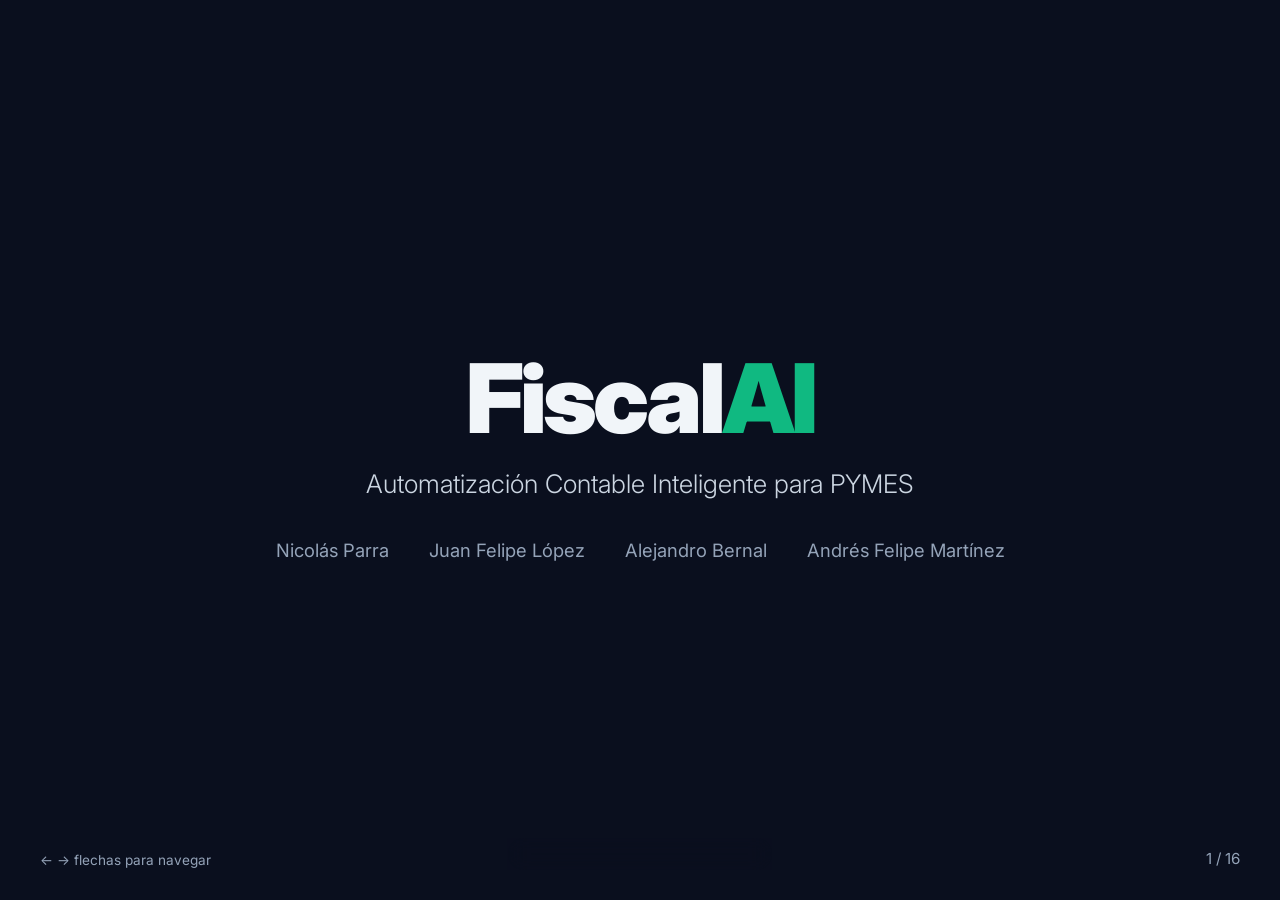
<file: static/pages/pitch.html>
<!DOCTYPE html>
<html lang="es">
<head>
    <meta charset="UTF-8">
    <meta name="viewport" content="width=device-width, initial-scale=1.0">
    <title>FiscalAI — Pitch Deck</title>
    <link href="https://fonts.googleapis.com/css2?family=Inter:wght@300;400;500;600;700;800;900&display=swap" rel="stylesheet">
    <style>
        *, *::before, *::after { margin: 0; padding: 0; box-sizing: border-box; }

        :root {
            --bg: #0a0f1e;
            --bg-card: #141c2e;
            --bg-card-alt: #0f172a;
            --border: rgba(255,255,255,0.12);
            --text: #f1f5f9;
            --text-secondary: #cbd5e1;
            --text-muted: #94a3b8;
            --accent: #10b981;
            --accent-light: #34d399;
            --danger: #ef4444;
            --danger-light: #fca5a5;
            --warning: #f59e0b;
        }

        html, body {
            font-family: 'Inter', -apple-system, BlinkMacSystemFont, sans-serif;
            background: var(--bg);
            color: var(--text);
            overflow: hidden;
            height: 100%;
            -webkit-font-smoothing: antialiased;
        }

        /* ========== SLIDE SYSTEM ========== */
        .deck {
            width: 100vw;
            height: 100vh;
            position: relative;
        }

        .slide {
            position: absolute;
            inset: 0;
            display: flex;
            flex-direction: column;
            justify-content: center;
            padding: 60px 80px;
            opacity: 0;
            transform: translateX(40px);
            transition: opacity 0.5s ease, transform 0.5s ease;
            pointer-events: none;
            overflow: hidden;
        }

        .slide.active {
            opacity: 1;
            transform: translateX(0);
            pointer-events: all;
        }

        .slide.exit-left {
            opacity: 0;
            transform: translateX(-40px);
        }

        .slide.exit-right {
            opacity: 0;
            transform: translateX(40px);
        }

        .slide.enter-left {
            transform: translateX(-40px);
        }

        /* ========== TYPOGRAPHY ========== */
        .slide-title {
            font-size: 3.2rem;
            font-weight: 800;
            letter-spacing: -0.03em;
            line-height: 1.1;
            margin-bottom: 40px;
            padding-left: 20px;
            border-left: 4px solid var(--accent);
        }

        .slide-title span {
            color: var(--accent);
        }

        .slide-subtitle {
            font-size: 1.35rem;
            color: var(--text-secondary);
            max-width: 700px;
            line-height: 1.7;
            margin-bottom: 40px;
        }

        .big-number {
            font-size: 3.5rem;
            font-weight: 800;
            color: var(--accent);
            letter-spacing: -0.03em;
        }

        .label {
            font-size: 0.95rem;
            font-weight: 600;
            text-transform: uppercase;
            letter-spacing: 0.1em;
            color: var(--accent);
            margin-bottom: 6px;
        }

        /* ========== LAYOUTS ========== */
        .grid-2 {
            display: grid;
            grid-template-columns: 1fr 1fr;
            gap: 30px;
            align-items: center;
        }

        .grid-3 {
            display: grid;
            grid-template-columns: repeat(3, 1fr);
            gap: 24px;
        }

        .grid-4 {
            display: grid;
            grid-template-columns: repeat(4, 1fr);
            gap: 20px;
        }

        .card {
            background: var(--bg-card);
            border: 1px solid var(--border);
            border-radius: 16px;
            padding: 32px;
        }

        .card-accent {
            border-color: rgba(16,185,129,0.25);
            background: linear-gradient(135deg, rgba(16,185,129,0.08), transparent);
        }

        .card h3 {
            font-size: 1.35rem;
            font-weight: 700;
            margin-bottom: 10px;
        }

        .card p {
            font-size: 1.05rem;
            color: var(--text-secondary);
            line-height: 1.6;
        }

        .card-icon {
            font-size: 2rem;
            margin-bottom: 16px;
            display: block;
        }

        /* ========== SPECIFIC COMPONENTS ========== */
        .logo-main {
            font-size: 6rem;
            font-weight: 900;
            letter-spacing: -0.04em;
            text-align: center;
        }

        .logo-main span {
            color: var(--accent);
        }

        .tagline {
            text-align: center;
            font-size: 1.6rem;
            color: var(--text-secondary);
            font-weight: 300;
            margin-top: 12px;
        }

        .team-names {
            text-align: center;
            margin-top: 40px;
            display: flex;
            gap: 40px;
            justify-content: center;
            flex-wrap: wrap;
        }

        .team-names span {
            color: var(--text-muted);
            font-size: 1.15rem;
        }

        /* Bullet lists */
        .bullet-list {
            list-style: none;
            display: flex;
            flex-direction: column;
            gap: 18px;
        }

        .bullet-list li {
            display: flex;
            align-items: flex-start;
            gap: 14px;
            font-size: 1.15rem;
            line-height: 1.6;
        }

        .bullet-list li::before {
            content: '';
            width: 8px;
            height: 8px;
            min-width: 8px;
            background: var(--accent);
            border-radius: 50%;
            margin-top: 8px;
        }

        .bullet-list li strong {
            color: var(--text);
        }

        .bullet-list li span {
            color: var(--text-secondary);
        }

        /* Bar chart */
        .bar-chart {
            display: flex;
            flex-direction: column;
            gap: 20px;
            width: 100%;
        }

        .bar-row {
            display: flex;
            align-items: center;
            gap: 16px;
        }

        .bar-label {
            min-width: 160px;
            font-size: 1.1rem;
            font-weight: 600;
            text-align: right;
        }

        .bar-track {
            flex: 1;
            height: 48px;
            background: var(--bg-card);
            border-radius: 10px;
            overflow: hidden;
            position: relative;
        }

        .bar-fill {
            height: 100%;
            border-radius: 10px;
            display: flex;
            align-items: center;
            padding: 0 16px;
            font-weight: 700;
            font-size: 1.1rem;
            transition: width 1s ease;
        }

        .bar-fill.red {
            background: linear-gradient(90deg, var(--danger), #f87171);
            width: 85%;
        }

        .bar-fill.green {
            background: linear-gradient(90deg, var(--accent), var(--accent-light));
            width: 13%;
        }

        /* Comparison table */
        .comp-table {
            width: 100%;
            border-collapse: collapse;
            font-size: 1.05rem;
        }

        .comp-table thead th {
            color: var(--accent);
            font-weight: 600;
            text-align: left;
            padding: 14px 18px;
            border-bottom: 1px solid var(--border);
            font-size: 0.95rem;
            text-transform: uppercase;
            letter-spacing: 0.05em;
        }

        .comp-table tbody td {
            padding: 16px 18px;
            border-bottom: 1px solid var(--border);
            color: var(--text-secondary);
        }

        .comp-table tbody tr:last-child {
            background: rgba(16,185,129,0.1);
            border-radius: 10px;
        }

        .comp-table tbody tr:last-child td {
            color: var(--text);
            font-weight: 600;
            border-bottom: none;
        }

        /* Market circles */
        .market-circles {
            display: flex;
            align-items: center;
            justify-content: center;
            gap: 0;
            position: relative;
            height: 360px;
        }

        .market-circle {
            border-radius: 50%;
            display: flex;
            flex-direction: column;
            align-items: center;
            justify-content: center;
            position: absolute;
            text-align: center;
        }

        .market-circle.tam {
            width: 340px;
            height: 340px;
            border: 2px solid rgba(16,185,129,0.2);
            background: rgba(16,185,129,0.03);
        }

        .market-circle.sam {
            width: 230px;
            height: 230px;
            border: 2px solid rgba(16,185,129,0.35);
            background: rgba(16,185,129,0.06);
        }

        .market-circle.som {
            width: 130px;
            height: 130px;
            border: 2px solid var(--accent);
            background: rgba(16,185,129,0.15);
        }

        .market-circle .circle-label {
            font-size: 0.9rem;
            font-weight: 700;
            text-transform: uppercase;
            letter-spacing: 0.1em;
            color: var(--accent);
            margin-bottom: 4px;
        }

        .market-circle .circle-value {
            font-size: 1.5rem;
            font-weight: 800;
        }

        .market-circle.tam .circle-value { font-size: 1.1rem; }
        .market-circle.sam .circle-value { font-size: 1rem; }
        .market-circle.som .circle-value { font-size: 0.9rem; }

        .market-detail {
            display: flex;
            flex-direction: column;
            gap: 24px;
        }

        .market-detail-item {
            background: var(--bg-card);
            border: 1px solid var(--border);
            border-radius: 12px;
            padding: 20px 24px;
        }

        .market-detail-item h4 {
            color: var(--accent);
            font-size: 0.95rem;
            text-transform: uppercase;
            letter-spacing: 0.08em;
            margin-bottom: 4px;
        }

        .market-detail-item .value {
            font-size: 1.6rem;
            font-weight: 800;
        }

        .market-detail-item p {
            font-size: 1rem;
            color: var(--text-secondary);
            margin-top: 4px;
        }

        /* Steps / User flow */
        .flow-steps {
            display: flex;
            gap: 0;
            align-items: stretch;
        }

        .flow-step {
            flex: 1;
            text-align: center;
            padding: 28px 20px;
            background: var(--bg-card);
            border: 1px solid var(--border);
            position: relative;
        }

        .flow-step:first-child { border-radius: 16px 0 0 16px; }
        .flow-step:last-child { border-radius: 0 16px 16px 0; }

        .flow-step .step-num {
            width: 36px;
            height: 36px;
            background: var(--accent);
            color: var(--bg);
            border-radius: 50%;
            display: flex;
            align-items: center;
            justify-content: center;
            font-weight: 800;
            font-size: 0.9rem;
            margin: 0 auto 14px;
        }

        .flow-step h4 {
            font-size: 1.1rem;
            margin-bottom: 8px;
        }

        .flow-step p {
            font-size: 1rem;
            color: var(--text-secondary);
            line-height: 1.5;
        }

        .flow-arrow {
            position: absolute;
            right: -14px;
            top: 50%;
            transform: translateY(-50%);
            z-index: 2;
            color: var(--accent);
            font-size: 1.4rem;
        }

        /* Timeline */
        .timeline {
            display: flex;
            flex-direction: column;
            gap: 0;
            position: relative;
            padding-left: 30px;
        }

        .timeline::before {
            content: '';
            position: absolute;
            left: 7px;
            top: 0;
            bottom: 0;
            width: 2px;
            background: linear-gradient(to bottom, var(--accent), rgba(16,185,129,0.2));
        }

        .timeline-item {
            position: relative;
            padding: 0 0 28px 30px;
        }

        .timeline-item::before {
            content: '';
            position: absolute;
            left: -26px;
            top: 6px;
            width: 12px;
            height: 12px;
            background: var(--accent);
            border-radius: 50%;
            border: 3px solid var(--bg);
        }

        .timeline-item h4 {
            font-size: 1.15rem;
            font-weight: 700;
            margin-bottom: 4px;
        }

        .timeline-item .date {
            font-size: 0.95rem;
            color: var(--accent);
            font-weight: 600;
            margin-bottom: 4px;
        }

        .timeline-item p {
            font-size: 1rem;
            color: var(--text-secondary);
            line-height: 1.5;
        }

        /* Validation cards */
        .insight-card {
            background: var(--bg-card);
            border: 1px solid var(--border);
            border-radius: 14px;
            padding: 24px;
            border-left: 3px solid var(--accent);
        }

        .insight-card .quote {
            font-style: italic;
            font-size: 1.1rem;
            color: var(--text-secondary);
            line-height: 1.6;
            margin-bottom: 10px;
        }

        .insight-card .source {
            font-size: 0.95rem;
            color: var(--text-muted);
            font-weight: 600;
        }

        .insight-card .learning {
            margin-top: 12px;
            padding-top: 12px;
            border-top: 1px solid var(--border);
            font-size: 1rem;
            color: var(--accent-light);
            font-weight: 600;
        }

        /* Stats row */
        .stats-row {
            display: flex;
            gap: 40px;
            justify-content: center;
            margin-top: 20px;
        }

        .stat {
            text-align: center;
        }

        .stat .stat-value {
            font-size: 2.8rem;
            font-weight: 800;
            color: var(--accent);
            letter-spacing: -0.03em;
        }

        .stat .stat-label {
            font-size: 1rem;
            color: var(--text-secondary);
            margin-top: 4px;
        }

        /* Pricing */
        .price-card {
            background: var(--bg-card);
            border: 1px solid var(--border);
            border-radius: 16px;
            padding: 32px 28px;
            text-align: center;
            position: relative;
        }

        .price-card.featured {
            border-color: var(--accent);
            background: linear-gradient(180deg, rgba(16,185,129,0.1), var(--bg-card));
        }

        .price-card.featured::before {
            content: 'Core Business';
            position: absolute;
            top: -12px;
            left: 50%;
            transform: translateX(-50%);
            background: var(--accent);
            color: var(--bg);
            font-size: 0.85rem;
            font-weight: 700;
            padding: 4px 14px;
            border-radius: 20px;
            text-transform: uppercase;
            letter-spacing: 0.05em;
        }

        .price-card .plan-name {
            font-size: 1.4rem;
            font-weight: 700;
            margin-bottom: 8px;
        }

        .price-card .plan-price {
            font-size: 2.4rem;
            font-weight: 800;
            color: var(--accent);
            margin-bottom: 6px;
        }

        .price-card .plan-period {
            font-size: 0.95rem;
            color: var(--text-muted);
            margin-bottom: 18px;
        }

        .price-card .plan-features {
            list-style: none;
            text-align: left;
            display: flex;
            flex-direction: column;
            gap: 10px;
        }

        .price-card .plan-features li {
            font-size: 1rem;
            color: var(--text-secondary);
            display: flex;
            align-items: center;
            gap: 8px;
        }

        .price-card .plan-features li::before {
            content: '✓';
            color: var(--accent);
            font-weight: 700;
        }

        /* MVP mockup */
        .mvp-showcase {
            display: grid;
            grid-template-columns: 1fr 1fr;
            gap: 24px;
        }

        .mvp-feature {
            background: var(--bg-card);
            border: 1px solid var(--border);
            border-radius: 14px;
            padding: 24px;
            display: flex;
            gap: 16px;
            align-items: flex-start;
        }

        .mvp-feature .feat-icon {
            min-width: 44px;
            height: 44px;
            background: rgba(16,185,129,0.12);
            border-radius: 10px;
            display: flex;
            align-items: center;
            justify-content: center;
            font-size: 1.3rem;
        }

        .mvp-feature h4 {
            font-size: 1.15rem;
            margin-bottom: 6px;
        }

        .mvp-feature p {
            font-size: 1rem;
            color: var(--text-secondary);
            line-height: 1.5;
        }

        .mvp-badge {
            display: inline-flex;
            align-items: center;
            gap: 6px;
            background: rgba(16,185,129,0.12);
            color: var(--accent);
            padding: 6px 14px;
            border-radius: 20px;
            font-size: 0.95rem;
            font-weight: 600;
            margin-bottom: 24px;
        }

        /* Team */
        .team-grid {
            display: grid;
            grid-template-columns: repeat(4, 1fr);
            gap: 24px;
        }

        .team-member {
            background: var(--bg-card);
            border: 1px solid var(--border);
            border-radius: 16px;
            padding: 28px 20px;
            text-align: center;
        }

        .team-avatar {
            width: 72px;
            height: 72px;
            background: linear-gradient(135deg, var(--accent), rgba(16,185,129,0.4));
            border-radius: 50%;
            margin: 0 auto 16px;
            display: flex;
            align-items: center;
            justify-content: center;
            font-size: 1.6rem;
            font-weight: 800;
            color: var(--bg);
        }

        .team-member h4 {
            font-size: 1.15rem;
            margin-bottom: 4px;
        }

        .team-member .role {
            font-size: 0.95rem;
            color: var(--accent);
            font-weight: 600;
            margin-bottom: 8px;
        }

        .team-member p {
            font-size: 0.95rem;
            color: var(--text-muted);
            line-height: 1.5;
        }

        /* Ask / CTA */
        .cta-box {
            background: linear-gradient(135deg, rgba(16,185,129,0.1), rgba(16,185,129,0.03));
            border: 1px solid rgba(16,185,129,0.25);
            border-radius: 20px;
            padding: 48px;
            text-align: center;
        }

        .cta-box h2 {
            font-size: 2.4rem;
            font-weight: 800;
            margin-bottom: 16px;
        }

        .cta-box p {
            font-size: 1.25rem;
            color: var(--text-secondary);
            max-width: 600px;
            margin: 0 auto;
            line-height: 1.7;
        }

        /* Navigation */
        .slide-nav {
            position: fixed;
            bottom: 30px;
            left: 50%;
            transform: translateX(-50%);
            display: flex;
            gap: 8px;
            z-index: 100;
            background: rgba(10,15,30,0.9);
            backdrop-filter: blur(10px);
            padding: 10px 18px;
            border-radius: 30px;
            border: 1px solid var(--border);
        }

        .slide-dot {
            width: 10px;
            height: 10px;
            border-radius: 50%;
            background: var(--text-muted);
            cursor: pointer;
            transition: all 0.3s;
        }

        .slide-dot.active {
            background: var(--accent);
            width: 28px;
            border-radius: 5px;
        }

        .slide-counter {
            position: fixed;
            bottom: 32px;
            right: 40px;
            font-size: 0.95rem;
            color: var(--text-muted);
            z-index: 100;
        }

        .controls-hint {
            position: fixed;
            bottom: 32px;
            left: 40px;
            font-size: 0.85rem;
            color: var(--text-muted);
            z-index: 100;
        }

        /* Highlight text */
        .highlight {
            color: var(--accent);
            font-weight: 700;
        }

        .text-danger {
            color: var(--danger-light);
        }

        .text-warning {
            color: var(--warning);
        }

        .text-center { text-align: center; }
        .mb-20 { margin-bottom: 20px; }
        .mb-30 { margin-bottom: 30px; }
        .mb-40 { margin-bottom: 40px; }
        .mt-20 { margin-top: 20px; }

        /* Closing slide */
        .closing-quote {
            font-size: 2.5rem;
            font-weight: 700;
            line-height: 1.4;
            text-align: center;
            max-width: 800px;
            margin: 0 auto;
        }

        .closing-sub {
            text-align: center;
            font-size: 1.3rem;
            color: var(--accent);
            margin-top: 20px;
        }

        /* Revenue model */
        .revenue-grid {
            display: grid;
            grid-template-columns: 1fr 1fr;
            gap: 20px;
        }

        .revenue-item {
            background: var(--bg-card);
            border: 1px solid var(--border);
            border-radius: 12px;
            padding: 20px;
        }

        .revenue-item h4 {
            font-size: 1.1rem;
            color: var(--accent);
            margin-bottom: 8px;
            font-weight: 700;
        }

        .revenue-item p {
            font-size: 1rem;
            color: var(--text-secondary);
            line-height: 1.5;
        }

        /* Metric badge */
        .metric-badge {
            display: inline-flex;
            align-items: center;
            gap: 8px;
            background: var(--bg-card);
            border: 1px solid var(--border);
            padding: 8px 16px;
            border-radius: 10px;
            margin: 4px;
        }

        .metric-badge .metric-val {
            font-weight: 800;
            color: var(--accent);
            font-size: 1.3rem;
        }

        .metric-badge .metric-text {
            font-size: 1rem;
            color: var(--text-secondary);
        }

        /* Responsive for projectors */
        @media (max-width: 1200px) {
            .slide { padding: 40px 50px; }
            .slide-title { font-size: 2.6rem; }
            .logo-main { font-size: 4.5rem; }
            .grid-3 { grid-template-columns: repeat(2, 1fr); }
            .grid-4 { grid-template-columns: repeat(2, 1fr); }
            .team-grid { grid-template-columns: repeat(2, 1fr); }
        }
    </style>
</head>
<body>

<div class="deck" id="deck">

    <!-- ============ 1. PORTADA ============ -->
    <div class="slide active" id="slide-0">
        <div style="display:flex;flex-direction:column;align-items:center;justify-content:center;height:100%;">
            <div class="logo-main">Fiscal<span>AI</span></div>
            <div class="tagline">Automatización Contable Inteligente para PYMES</div>
            <div class="team-names">
                <span>Nicolás Parra</span>
                <span>Juan Felipe López</span>
                <span>Alejandro Bernal</span>
                <span>Andrés Felipe Martínez</span>
            </div>
        </div>
    </div>

    <!-- ============ 2. PROBLEMA ============ -->
    <div class="slide" id="slide-1">
        <div class="slide-title">El <span>Problema</span></div>
        <div class="grid-2">
            <div>
                <div class="slide-subtitle" style="margin-bottom:30px;">Las PYMES colombianas enfrentan una crisis de costos y cumplimiento tributario:</div>
                <ul class="bullet-list">
                    <li><span><strong>Costos insostenibles:</strong> Software contable + contador humano consume hasta el <span class="text-danger">15%</span> de los ingresos de una microempresa.</span></li>
                    <li><span><strong>Riesgo de sanciones:</strong> Errores manuales en formatos DIAN generan multas que pueden <span class="text-danger">quebrar</span> un negocio.</span></li>
                    <li><span><strong>Brecha digital:</strong> El <span class="text-danger">30%</span> de las PYMES están en riesgo por la nueva presión fiscal de 2025.</span></li>
                </ul>
            </div>
            <div style="display:flex;flex-direction:column;gap:16px;align-items:center;">
                <div class="card" style="text-align:center;width:100%;">
                    <div class="big-number" style="color:var(--danger);">$18M COP</div>
                    <p style="color:var(--text-muted);margin-top:8px;">Costo anual promedio por PYME<br>(Honorarios + Software + Tiempo)</p>
                </div>
                <div class="card card-accent" style="text-align:center;width:100%;">
                    <div class="big-number">$2.4M COP</div>
                    <p style="color:var(--text-muted);margin-top:8px;">Con FiscalAI — Reducción del <strong style="color:var(--accent)">85%</strong></p>
                </div>
            </div>
        </div>
    </div>

    <!-- ============ 3. TAMAÑO DEL MERCADO ============ -->
    <div class="slide" id="slide-2">
        <div class="slide-title">Tamaño del <span>Mercado</span></div>
        <div class="grid-3" style="align-items:end;gap:32px;">
            <div style="text-align:center;">
                <div style="background:rgba(16,185,129,0.06);border:1px solid rgba(16,185,129,0.15);border-radius:16px;padding:32px 24px;height:340px;display:flex;flex-direction:column;justify-content:center;">
                    <div class="label">TAM</div>
                    <div style="font-size:3rem;font-weight:800;color:var(--text);margin:8px 0;">$2.1B</div>
                    <div style="font-size:1.1rem;color:var(--accent);font-weight:600;margin-bottom:16px;">USD</div>
                    <div style="font-size:1.05rem;color:var(--text-secondary);line-height:1.6;">Mercado Total Direccionable<br>Software contable para PYMES en <strong>Latinoamérica</strong>. +5M empresas necesitan cumplimiento fiscal.</div>
                </div>
            </div>
            <div style="text-align:center;">
                <div style="background:rgba(16,185,129,0.1);border:1px solid rgba(16,185,129,0.25);border-radius:16px;padding:32px 24px;height:270px;display:flex;flex-direction:column;justify-content:center;">
                    <div class="label">SAM</div>
                    <div style="font-size:3rem;font-weight:800;color:var(--text);margin:8px 0;">$340M</div>
                    <div style="font-size:1.1rem;color:var(--accent);font-weight:600;margin-bottom:16px;">USD</div>
                    <div style="font-size:1.05rem;color:var(--text-secondary);line-height:1.6;">Mercado Disponible<br><strong>1.6M PYMES</strong> formales en Colombia. Crece 18% anual.</div>
                </div>
            </div>
            <div style="text-align:center;">
                <div style="background:rgba(16,185,129,0.18);border:2px solid var(--accent);border-radius:16px;padding:32px 24px;height:200px;display:flex;flex-direction:column;justify-content:center;">
                    <div class="label">SOM (Año 3)</div>
                    <div style="font-size:3rem;font-weight:800;color:var(--accent);margin:8px 0;">$8.5M</div>
                    <div style="font-size:1.1rem;color:var(--accent);font-weight:600;margin-bottom:16px;">USD</div>
                    <div style="font-size:1.05rem;color:var(--text-secondary);line-height:1.6;"><strong>3,500 PYMES</strong> al plan Pro ($200k/mes) = 0.2% del SAM.</div>
                </div>
            </div>
        </div>
        <div class="card card-accent mt-20" style="text-align:center;padding:18px;">
            <p style="font-size:1.1rem;">Colombia: 1.6M PYMES formales · 30% en riesgo fiscal · Solo 20% usa software contable · Oportunidad masiva de digitalización</p>
        </div>
    </div>

    <!-- ============ 4. COMPETENCIA Y DIFERENCIACIÓN ============ -->
    <div class="slide" id="slide-3">
        <div class="slide-title">Soluciones Actuales y <span>Diferenciación</span></div>
        <table class="comp-table" style="margin-bottom:30px;">
            <thead>
                <tr>
                    <th>Solución</th>
                    <th>Enfoque</th>
                    <th>Precio/mes</th>
                    <th>IA Tributaria</th>
                    <th>Debilidad</th>
                </tr>
            </thead>
            <tbody>
                <tr>
                    <td style="font-weight:600;color:var(--text);">Siigo</td>
                    <td>Corporativo / PYME Formal</td>
                    <td>$150k - $500k+</td>
                    <td style="color:var(--danger);">No</td>
                    <td>Precios altos, contratos anuales rígidos, soporte lento</td>
                </tr>
                <tr>
                    <td style="font-weight:600;color:var(--text);">Alegra</td>
                    <td>PYME Ligera / Servicios</td>
                    <td>$90k - $350k</td>
                    <td style="color:var(--danger);">No</td>
                    <td>Costos crecientes, falta de profundidad contable</td>
                </tr>
                <tr>
                    <td style="font-weight:600;color:var(--text);">Treinta</td>
                    <td>Microempresas / Informal</td>
                    <td>Gratis - $60k</td>
                    <td style="color:var(--danger);">No</td>
                    <td>No cumple formatos DIAN estrictos</td>
                </tr>
                <tr>
                    <td style="font-weight:600;color:var(--accent);">FiscalAI</td>
                    <td style="color:var(--accent);">Automatización Total con IA</td>
                    <td style="color:var(--accent);">Gratis - $200k</td>
                    <td style="color:var(--accent);font-weight:700;">Sí — RAG + LLM</td>
                    <td style="color:var(--accent);">Auditoría preventiva automática</td>
                </tr>
            </tbody>
        </table>
        <div class="card card-accent" style="text-align:center;padding:20px;">
            <p style="font-size:1.15rem;color:var(--text);"><strong>Insight único:</strong> Ningún competidor ofrece IA que valide la deducibilidad tributaria en tiempo real contra el Estatuto Tributario colombiano.</p>
        </div>
    </div>

    <!-- ============ 5. LA SOLUCIÓN ============ -->
    <div class="slide" id="slide-4">
        <div class="slide-title">La Solución: <span>FiscalAI</span></div>
        <div class="slide-subtitle">Tu contador inteligente 24/7. Foto de factura → IA la lee, clasifica y valida contra normativa DIAN → listo.</div>
        <div class="flow-steps">
            <div class="flow-step">
                <div class="step-num">1</div>
                <h4>Captura</h4>
                <p>Foto o PDF desde WhatsApp, web o móvil</p>
                <span class="flow-arrow">→</span>
            </div>
            <div class="flow-step">
                <div class="step-num">2</div>
                <h4>Extracción IA</h4>
                <p>Visión multimodal extrae datos con comprensión semántica</p>
                <span class="flow-arrow">→</span>
            </div>
            <div class="flow-step">
                <div class="step-num">3</div>
                <h4>Clasificación</h4>
                <p>LLM asigna cuentas PUC según normativa colombiana</p>
                <span class="flow-arrow">→</span>
            </div>
            <div class="flow-step">
                <div class="step-num">4</div>
                <h4>Auditoría RAG</h4>
                <p>Base vectorial del Estatuto Tributario valida deducibilidad</p>
                <span class="flow-arrow">→</span>
            </div>
            <div class="flow-step">
                <div class="step-num">5</div>
                <h4>Dashboard</h4>
                <p>Finanzas en tiempo real y formatos listos para DIAN</p>
            </div>
        </div>
        <div style="display:flex;justify-content:center;gap:24px;margin-top:30px;flex-wrap:wrap;">
            <div class="card" style="padding:14px 24px;text-align:center;flex:1;max-width:220px;">
                <div style="font-size:0.95rem;color:var(--accent);font-weight:600;text-transform:uppercase;letter-spacing:0.08em;">Extracción</div>
                <div style="font-size:1.05rem;margin-top:4px;">Lectura inteligente de facturas recibidas por correo electrónico</div>
            </div>
            <div class="card card-accent" style="padding:14px 24px;text-align:center;flex:1;max-width:220px;">
                <div style="font-size:0.95rem;color:var(--accent);font-weight:600;text-transform:uppercase;letter-spacing:0.08em;">RAG Normativo</div>
                <div style="font-size:1.05rem;margin-top:4px;">Estatuto Tributario actualizado en base vectorial</div>
            </div>
            <div class="card" style="padding:14px 24px;text-align:center;flex:1;max-width:220px;">
                <div style="font-size:0.95rem;color:var(--accent);font-weight:600;text-transform:uppercase;letter-spacing:0.08em;">Zero-Setup</div>
                <div style="font-size:1.05rem;margin-top:4px;">Lenguaje natural: "Compré papelería" → asiento contable</div>
            </div>
        </div>
    </div>

    <!-- ============ 6. MVP — FUNCIONALIDADES NÚCLEO ============ -->
    <div class="slide" id="slide-5">
        <div class="slide-title">MVP: Funcionalidades <span>Núcleo</span></div>
        <div class="mvp-badge">● Funcional — Las features que nos diferencian</div>
        <div class="mvp-showcase">
            <div class="mvp-feature">
                <div class="feat-icon">📸</div>
                <div>
                    <h4>Captura inteligente de facturas</h4>
                    <p>Sube fotos o PDF. La IA extrae: emisor, NIT, valor, IVA, fecha y concepto. Funciona con facturas electrónicas y físicas.</p>
                </div>
            </div>
            <div class="mvp-feature">
                <div class="feat-icon">🏷️</div>
                <div>
                    <h4>Clasificación contable automática</h4>
                    <p>LLM entrenado con normativa colombiana asigna cuentas PUC. El usuario no necesita conocimiento contable previo.</p>
                </div>
            </div>
            <div class="mvp-feature">
                <div class="feat-icon">🛡️</div>
                <div>
                    <h4>Auditoría preventiva con RAG</h4>
                    <p>Cada factura se valida contra el Estatuto Tributario en tiempo real. Alerta si un gasto NO es deducible antes de reportar.</p>
                </div>
            </div>
            <div class="mvp-feature">
                <div class="feat-icon">📊</div>
                <div>
                    <h4>Dashboard financiero en tiempo real</h4>
                    <p>Ingresos, gastos, IVA y balance actualizados automáticamente. Datos listos para generar reportes DIAN.</p>
                </div>
            </div>
        </div>
        <div class="card card-accent mt-20" style="text-align:center;padding:16px;">
            <p><strong>Stack técnico:</strong> Python/FastAPI · React · PostgreSQL · LangChain + RAG · Extracción inteligente vía correo</p>
        </div>
    </div>

    <!-- ============ 7. MVP — RESULTADOS Y TRACCIÓN ============ -->
    <div class="slide" id="slide-6">
        <div class="slide-title">MVP: Resultados y <span>Tracción</span></div>
        <div class="grid-2">
            <div>
                <div class="label mb-20">Métricas del MVP</div>
                <div class="stats-row" style="justify-content:flex-start;gap:30px;flex-wrap:wrap;">
                    <div class="stat">
                        <div class="stat-value">95%</div>
                        <div class="stat-label">Precisión en extracción</div>
                    </div>
                    <div class="stat">
                        <div class="stat-value">&lt;10s</div>
                        <div class="stat-label">Procesamiento por factura</div>
                    </div>
                    <div class="stat">
                        <div class="stat-value">0</div>
                        <div class="stat-label">Configuración inicial</div>
                    </div>
                </div>
                <div style="display:flex;flex-direction:column;gap:14px;margin-top:28px;">
                    <div class="card">
                        <div style="display:flex;justify-content:space-between;align-items:center;">
                            <span>Pruebas de usabilidad realizadas</span>
                            <strong class="highlight" style="font-size:1.3rem;">10</strong>
                        </div>
                    </div>
                    <div class="card">
                        <div style="display:flex;justify-content:space-between;align-items:center;">
                            <span>NPS de testers del MVP</span>
                            <strong class="highlight" style="font-size:1.3rem;">78</strong>
                        </div>
                    </div>
                    <div class="card">
                        <div style="display:flex;justify-content:space-between;align-items:center;">
                            <span>Tasa de completar flujo sin ayuda</span>
                            <strong class="highlight" style="font-size:1.3rem;">90%</strong>
                        </div>
                    </div>
                </div>
            </div>
            <div>
                <div class="label mb-20">Qué aprendimos del MVP</div>
                <div style="display:flex;flex-direction:column;gap:14px;">
                    <div class="insight-card">
                        <div class="quote">La auditoría preventiva genera el "efecto WOW" — los usuarios no esperaban que la IA les dijera si un gasto es deducible.</div>
                        <div class="learning">→ Feature más valorado. Lo que nos diferencia de toda la competencia.</div>
                    </div>
                    <div class="insight-card">
                        <div class="quote">Los usuarios quieren enviar sus facturas a Contabilidad, no abrir una app nueva.</div>
                        <div class="learning">→ Agregamos bot de WhatsApp como canal principal de ingesta.</div>
                    </div>
                    <div class="insight-card">
                        <div class="quote">El empresario quiere visibilidad de sus finanzas, pero no quiere "controlar" la contabilidad.</div>
                        <div class="learning">→ Dashboard simplificado: solo lo que importa, sin jerga contable.</div>
                    </div>
                </div>
                <div class="card mt-20" style="padding:16px;text-align:center;">
                    <p style="font-size:1.05rem;"><strong>Qué sigue:</strong> Reportes DIAN automáticos · Integración facturación electrónica · Piloto 50 PYMES</p>
                </div>
            </div>
        </div>
    </div>

    <!-- ============ 8. MONETIZACIÓN ============ -->
    <div class="slide" id="slide-7">
        <div class="slide-title">Esquema de <span>Monetización</span></div>
        <div class="grid-3" style="margin-bottom:30px;">
            <div class="price-card">
                <div class="plan-name">Freemium</div>
                <div class="plan-price">Gratis</div>
                <div class="plan-period">Para siempre</div>
                <ul class="plan-features">
                    <li>Hasta 15 facturas/mes</li>
                    <li>Clasificación automática</li>
                    <li>Dashboard básico</li>
                    <li>Ideal para validar y atraer</li>
                </ul>
            </div>
            <div class="price-card featured">
                <div class="plan-name">PYME Pro</div>
                <div class="plan-price">$200k</div>
                <div class="plan-period">COP / mes</div>
                <ul class="plan-features">
                    <li>Facturas ilimitadas</li>
                    <li>IA Deducciones + RAG</li>
                    <li>Alertas DIAN preventivas</li>
                    <li>Soporte prioritario</li>
                    <li>Reportes avanzados</li>
                </ul>
            </div>
            <div class="price-card">
                <div class="plan-name">Enterprise</div>
                <div class="plan-price">A medida</div>
                <div class="plan-period">Contactar ventas</div>
                <ul class="plan-features">
                    <li>API de integración ERP</li>
                    <li>Auditoría fiscal dedicada</li>
                    <li>Multi-empresa</li>
                    <li>SLA garantizado</li>
                </ul>
            </div>
        </div>
        <div class="revenue-grid">
            <div class="revenue-item">
                <h4>Estrategia de Conversión</h4>
                <p>Freemium como gancho → conversión a Pro al superar 15 facturas/mes. Meta: <strong>15% conversión</strong> free → paid.</p>
            </div>
            <div class="revenue-item">
                <h4>Unit Economics</h4>
                <p>CAC: $40k COP · LTV: $4.8M COP (24 meses) · <strong>LTV/CAC = 120x</strong> · Margen bruto SaaS: ~80%.</p>
            </div>
        </div>
    </div>

    <!-- ============ 9. VALIDACIÓN — ENTREVISTAS ============ -->
    <div class="slide" id="slide-8">
        <div class="slide-title">Validación: <span>Entrevistas</span></div>
        <div class="grid-2">
            <div>
                <div class="label mb-20">Voces del mercado</div>
                <div style="display:flex;flex-direction:column;gap:16px;">
                    <div class="insight-card">
                        <div class="quote">"Pago una cantidad significativa al mes por un contador que solo digita facturas. Si algo me automatiza eso, me ahorro mínimo la mitad."</div>
                        <div class="source">— Exiplast S.A.S., Leonardo Ramirez (12 empleados)</div>
                        <div class="learning">→ El dolor #1 es costo, no complejidad.</div>
                    </div>
                    <div class="insight-card">
                        <div class="quote">"No me importa si es IA o magia. Lo que necesito es que me diga si puedo deducir algo ANTES de que la DIAN me multe."</div>
                        <div class="source">— ETC S.A.S., Emprendedora, tienda de ropa online</div>
                        <div class="learning">→ La auditoría preventiva es el diferenciador killer.</div>
                    </div>
                    <div class="insight-card">
                        <div class="quote">"Paso el 70% del tiempo digitando facturas. Si pudiera dedicar ese tiempo a asesorar, podría cobrar el doble."</div>
                        <div class="source">— Contador independiente (maneja 15 PYMES)</div>
                        <div class="learning">→ El contador es aliado, no competencia. Canal de distribución.</div>
                    </div>
                </div>
            </div>
            <div>
                <div class="label mb-20">Métricas de Validación</div>
                <div style="display:flex;flex-direction:column;gap:16px;">
                    <div class="card">
                        <div style="display:flex;justify-content:space-between;align-items:center;">
                            <span>Entrevistas de descubrimiento</span>
                            <strong class="highlight" style="font-size:1.4rem;">3</strong>
                        </div>
                    </div>
                    <div class="card">
                        <div style="display:flex;justify-content:space-between;align-items:center;">
                            <span>Confirman el problema como "crítico"</span>
                            <strong class="highlight" style="font-size:1.4rem;">Alta</strong>
                        </div>
                    </div>
                    <div class="card">
                        <div style="display:flex;justify-content:space-between;align-items:center;">
                            <span>Disposición a pagar $200k/mes</span>
                            <strong class="highlight" style="font-size:1.4rem;">Media Alta</strong>
                        </div>
                    </div>
                </div>
                <div class="card mt-20" style="border-left:3px solid var(--warning);">
                    <div class="label" style="color:var(--warning);">Aprendizaje accionable</div>
                    <p style="font-size:1.05rem;">Los contadores no son competencia — son el canal de distribución más fuerte. Un contador que adopta FiscalAI puede triplicar su cartera de clientes.</p>
                </div>
            </div>
        </div>
    </div>

    <!-- ============ 10. EVOLUCIÓN DEL PRODUCTO ============ -->
    <div class="slide" id="slide-9">
        <div class="slide-title">Evolución basada en <span>Retroalimentación</span></div>
        <div class="grid-2">
            <div class="timeline">
                <div class="timeline-item">
                    <div class="date">Hipótesis inicial</div>
                    <h4>App solo para empresarios PYME</h4>
                </div>
                <div class="timeline-item">
                    <div class="date">Descubrimiento</div>
                    <h4>El contador es clave — 60% de PYMES le delegan todo</h4>
                </div>
                <div class="timeline-item">
                    <div class="date">Pivote</div>
                    <h4>Modelo B2B2C: Contador + Empresario</h4>
                </div>
                <div class="timeline-item">
                    <div class="date">Usabilidad</div>
                    <h4>WhatsApp como canal de ingesta principal</h4>
                </div>
                <div class="timeline-item">
                    <div class="date">MVP Actual</div>
                    <h4>Producto validado con usuarios reales</h4>
                </div>
            </div>
            <div style="display:flex;flex-direction:column;gap:20px;">
                <div class="card card-accent">
                    <h3 style="margin-bottom:12px;">Aprendizajes clave</h3>
                    <ul class="bullet-list" style="gap:14px;">
                        <li><span>El contador es <strong>aliado y canal</strong>, no competencia</span></li>
                        <li><span>Interfaz <strong>tan simple como WhatsApp</strong></span></li>
                        <li><span>Auditoría preventiva = <strong>efecto WOW</strong></span></li>
                    </ul>
                </div>
                <div class="card">
                    <h3 style="margin-bottom:12px;">Qué sigue</h3>
                    <ul class="bullet-list" style="gap:14px;">
                        <li><span>Reportes automáticos formato DIAN</span></li>
                        <li><span>Integración facturación electrónica</span></li>
                        <li><span>Piloto: 50 PYMES + 10 contadores en Bogotá</span></li>
                    </ul>
                </div>
            </div>
        </div>
    </div>

    <!-- ============ 11. CIERRE ============ -->
    <div class="slide" id="slide-10">
        <div style="display:flex;flex-direction:column;align-items:center;justify-content:center;height:100%;">
            <div class="closing-quote">
                La tecnología no reemplaza al contador, pero el contador que use tecnología <span class="highlight">reemplazará al que no.</span>
            </div>
            <div class="closing-sub" style="margin-top:30px;font-size:1.3rem;">El futuro de la contabilidad es autónomo.</div>
            <div style="margin-top:50px;text-align:center;">
                <div class="logo-main" style="font-size:3rem;">Fiscal<span>AI</span></div>
                <p style="color:var(--text-muted);margin-top:12px;font-size:1.2rem;">Automatización Contable Inteligente para PYMES</p>
            </div>
        </div>
    </div>

    <!-- ============ 12. Q&A ============ -->
    <div class="slide" id="slide-11">
        <div style="display:flex;flex-direction:column;align-items:center;justify-content:center;height:100%;">
            <div style="font-size:5rem;font-weight:900;letter-spacing:-0.03em;">¿Preguntas?</div>
            <p style="color:var(--text-muted);font-size:1.4rem;margin-top:16px;">Gracias por su atención</p>
            <div class="team-names" style="margin-top:50px;">
                <span>Nicolás Parra</span>
                <span>Juan Felipe López</span>
                <span>Alejandro Bernal</span>
                <span>Andrés Felipe Martínez</span>
            </div>
        </div>
    </div>

</div>

<!-- Navigation dots -->
<div class="slide-nav" id="slideNav"></div>
<div class="slide-counter" id="slideCounter">1 / 16</div>
<div class="controls-hint">← → flechas para navegar</div>

<script>
    const totalSlides = 12;
    let current = 0;

    // Build navigation dots
    const nav = document.getElementById('slideNav');
    for (let i = 0; i < totalSlides; i++) {
        const dot = document.createElement('div');
        dot.className = 'slide-dot' + (i === 0 ? ' active' : '');
        dot.onclick = () => goTo(i);
        nav.appendChild(dot);
    }

    function goTo(n) {
        if (n < 0 || n >= totalSlides || n === current) return;
        const goingForward = n > current;

        const prev = document.getElementById('slide-' + current);
        const next = document.getElementById('slide-' + n);

        // Exit current slide
        prev.classList.remove('active');
        prev.classList.add(goingForward ? 'exit-left' : 'exit-right');
        setTimeout(() => {
            prev.classList.remove('exit-left', 'exit-right');
        }, 500);

        // Enter new slide from the correct direction
        if (!goingForward) {
            next.classList.add('enter-left');
            // Force reflow so the starting position applies before transition
            next.offsetWidth;
        }
        next.classList.remove('enter-left');
        next.classList.add('active');

        // Update dots
        nav.children[current].classList.remove('active');
        nav.children[n].classList.add('active');

        current = n;
        document.getElementById('slideCounter').textContent = (current + 1) + ' / ' + totalSlides;
    }

    // Keyboard navigation
    document.addEventListener('keydown', (e) => {
        if (e.key === 'ArrowRight' || e.key === ' ' || e.key === 'PageDown') {
            e.preventDefault();
            goTo(current + 1);
        } else if (e.key === 'ArrowLeft' || e.key === 'PageUp') {
            e.preventDefault();
            goTo(current - 1);
        } else if (e.key === 'Home') {
            goTo(0);
        } else if (e.key === 'End') {
            goTo(totalSlides - 1);
        } else if (e.key === 'f' || e.key === 'F') {
            if (!document.fullscreenElement) {
                document.documentElement.requestFullscreen();
            } else {
                document.exitFullscreen();
            }
        }
    });

    // Touch/swipe support
    let touchStartX = 0;
    document.addEventListener('touchstart', (e) => {
        touchStartX = e.changedTouches[0].screenX;
    });
    document.addEventListener('touchend', (e) => {
        const diff = touchStartX - e.changedTouches[0].screenX;
        if (Math.abs(diff) > 50) {
            if (diff > 0) goTo(current + 1);
            else goTo(current - 1);
        }
    });
</script>

</body>
</html>
</file>
